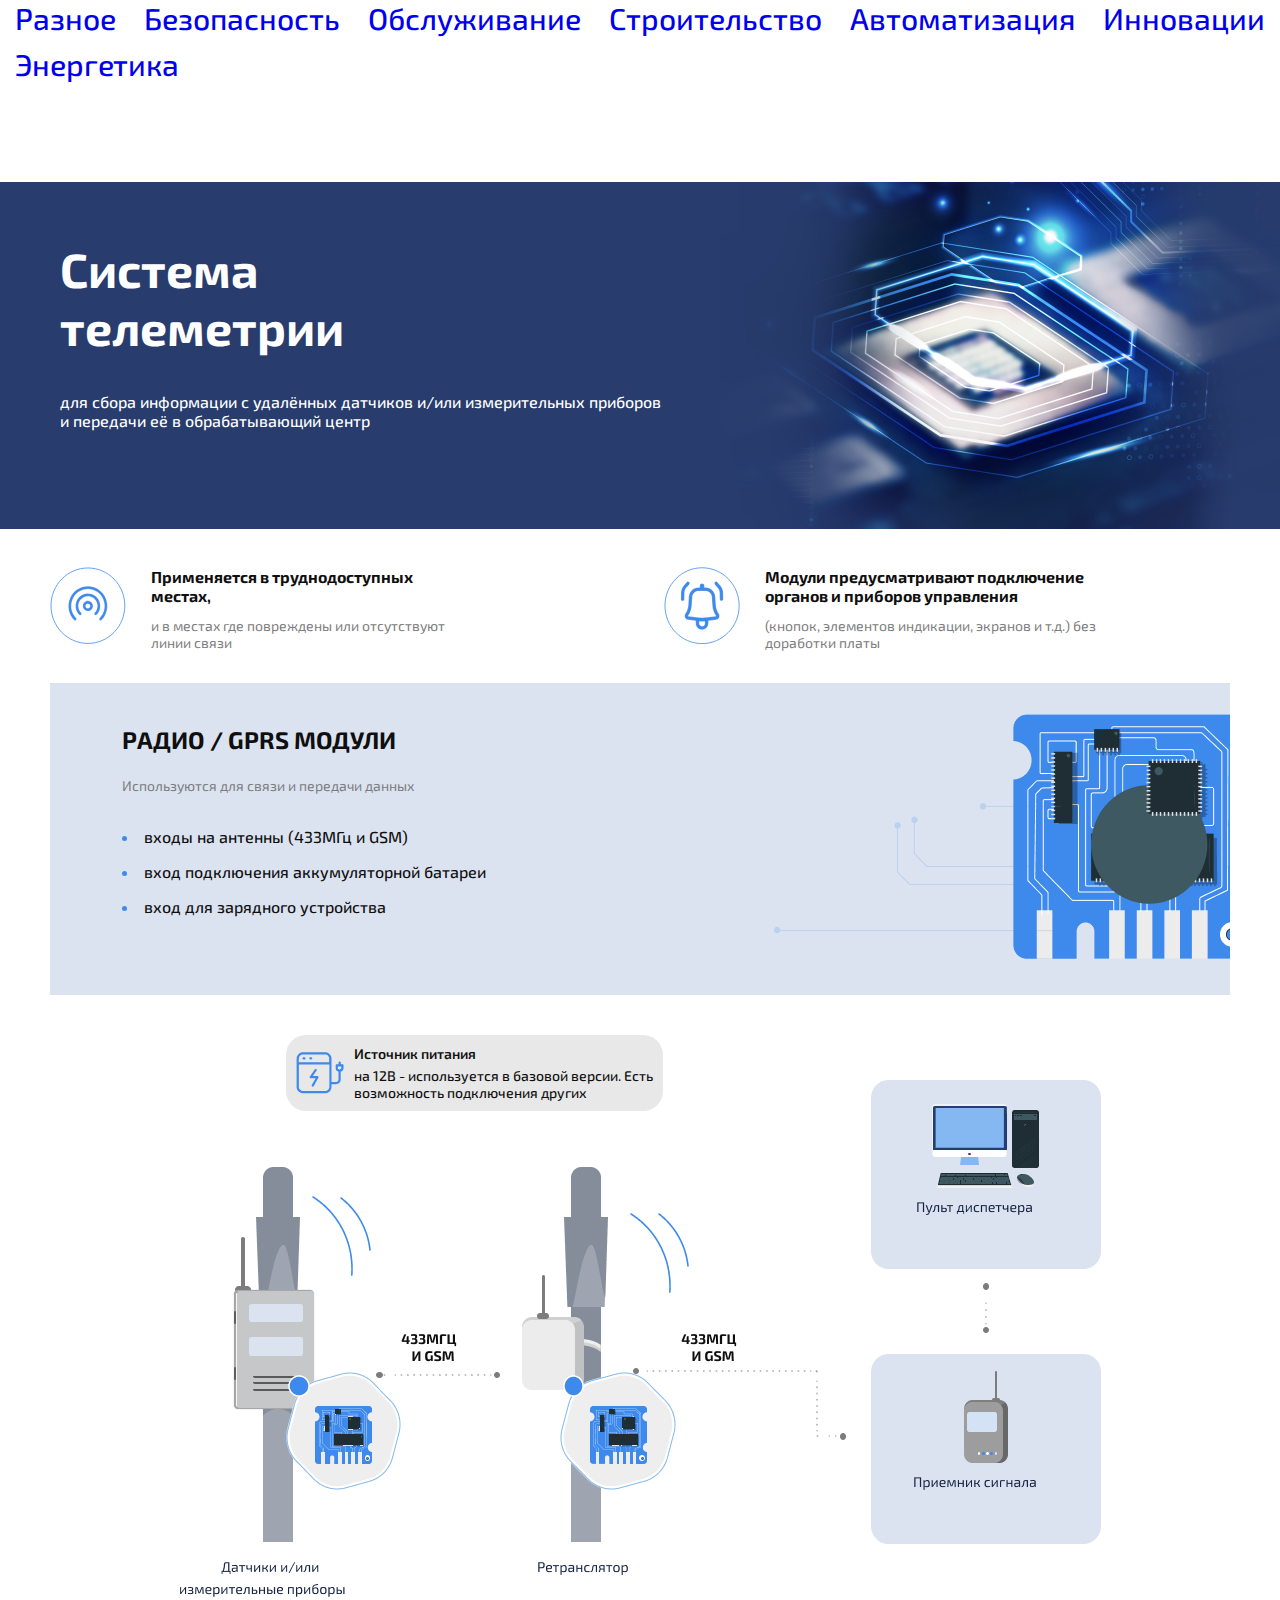
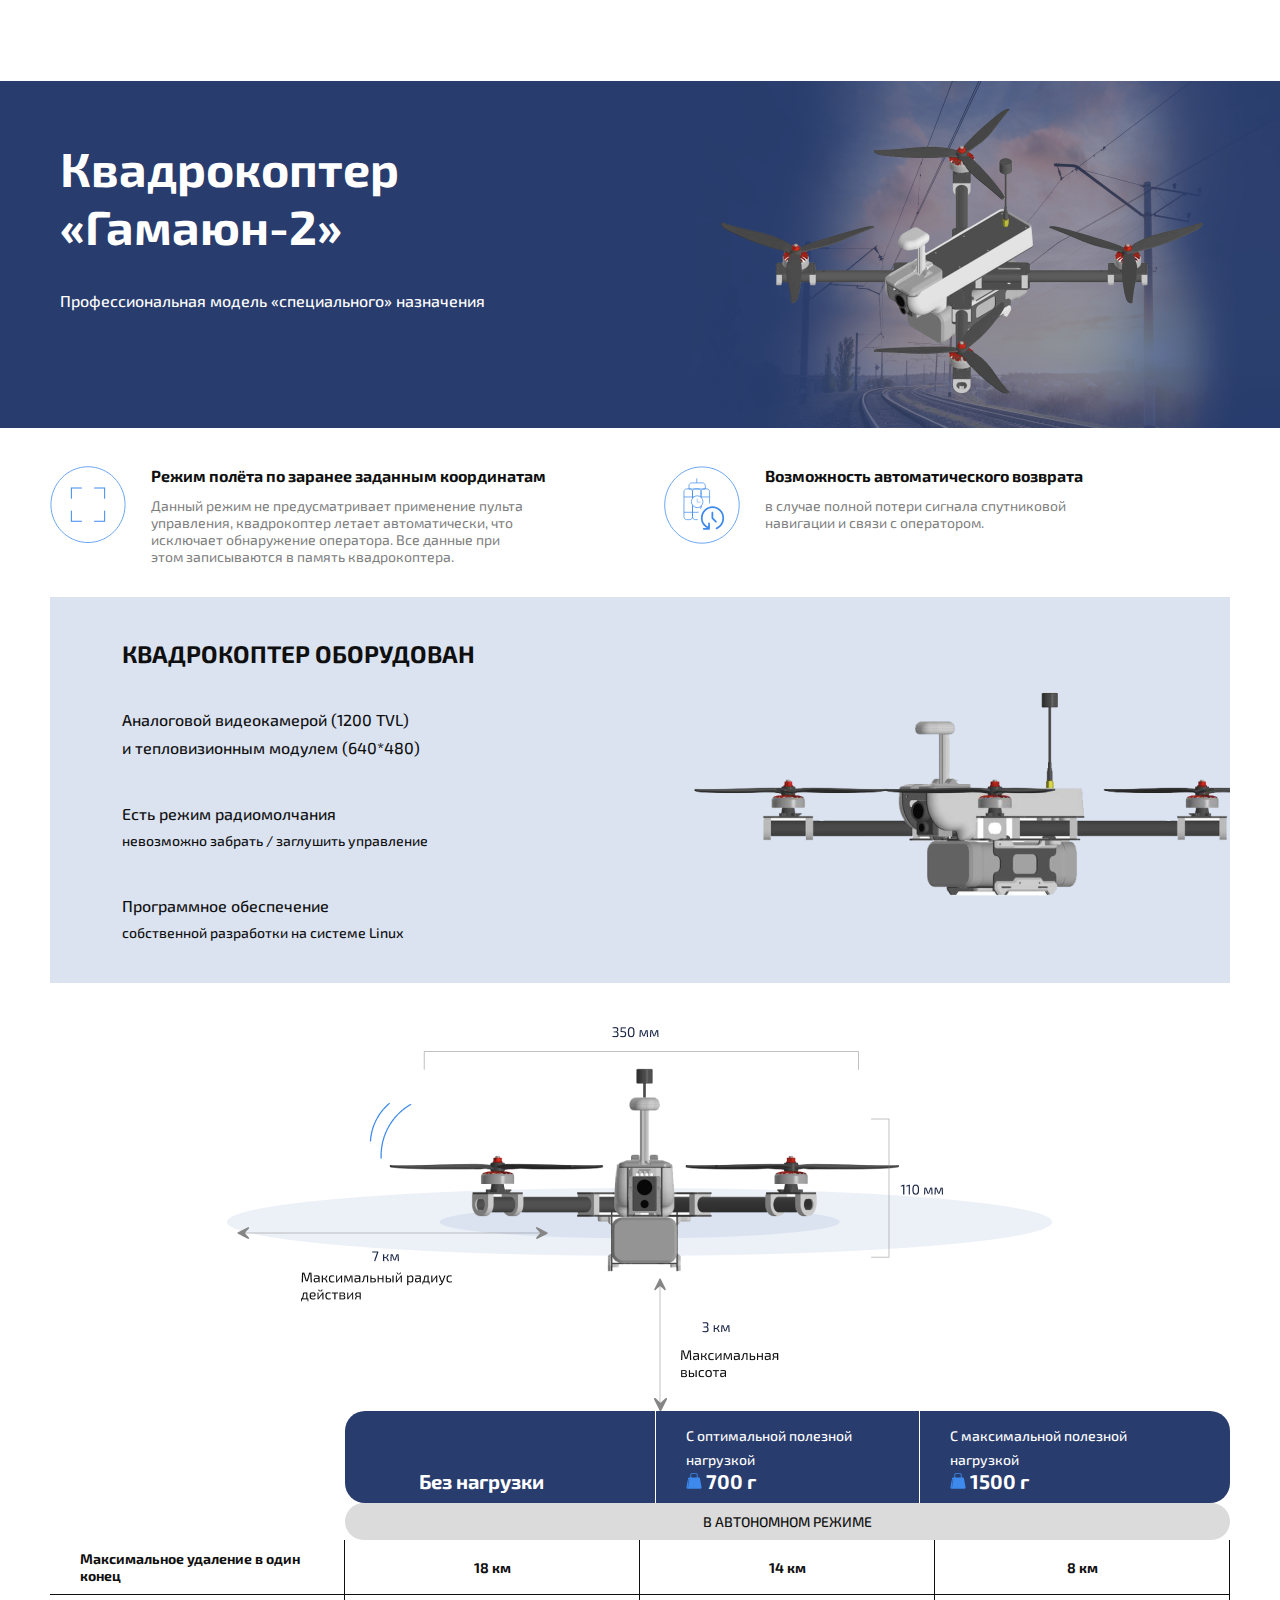
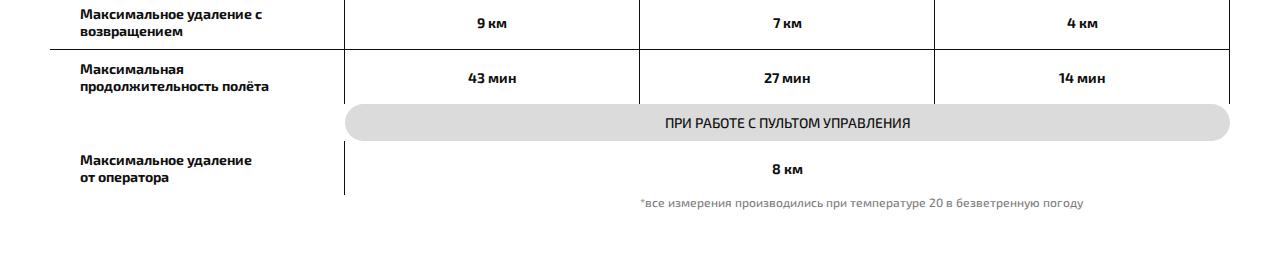
<file: index.html>
<!DOCTYPE html>
<html lang="ru">

<head>
  <meta charset="UTF-8">
  <meta name="viewport" content="width=device-width, initial-scale=1.0">
  <link rel="stylesheet" href="assets/css/style.css">
  <title>Разное</title>
</head>

<body class="asbody">
  <nav>
    <ul class="aslist">
      <li>
        <a href="./index.html" style="font-size: 30px;">Разное</a>
      </li>
      <li><a href="./security.html" style="font-size: 30px;">Безопасность</a></li>
      <li><a href="./service.html" style="font-size: 30px;">Обслуживание</a></li>
      <li><a href="./company.html" style="font-size: 30px;">Строительство</a></li>
      <li><a href="./automation.html" style="font-size: 30px;">Автоматизация</a></li>
      <li><a href="./innovation.html" style="font-size: 30px;">Инновации</a></li>
      <li><a href="./energy.html" style="font-size: 30px;">Энергетика</a></li>
    </ul>
  </nav>
  <div class="aswrapper">
    <main class="asmain">
      <section class="assystem">
        <div class="asbackground-dark">
          <div class="ascontainer-preview ascontainer-section asbackground-chip1"
            style="background-image: url('./assets/images/sundry-page/background/primary-bg-chip.png');">
            <div class="aspreview-left">
              <h2 class="astitle">Система <br> телеметрии</h2>
              <p class="asdescription astelemetry-desc">для сбора информации с удалённых датчиков и/или измерительных
                приборов <br> и
                передачи её в обрабатывающий центр</p>
            </div>
          </div>
        </div>
        <div class="ascontainer-advantages ascontainer2">
          <ul class="asadvantages-list">
            <li class="asadvantages-item">
              <img class="asadvantages-icon1" src="./assets/images/sundry-page/icons/icon-wave.svg"
                alt="иконка радио волн">
              <div class="asitem-container">
                <p class="asadvantages-title">Применяется в труднодоступных <br> местах,</p>
                <p class="asadvantages-subtitle">и в местах где повреждены или отсутствуют <br> линии связи</p>
              </div>
            </li>
            <li class="asadvantages-item">
              <img class="asadvantages-icon1" src="./assets/images/sundry-page/icons/icon-bell.svg"
                alt="иконка колокольчика">
              <div class="asitem-container">
                <p class="asadvantages-title">Модули предусматривают подключение <br> органов и приборов управления </p>
                <p class="asadvantages-subtitle">(кнопок, элементов индикации, экранов и т.д.) без <br> доработки платы
                </p>
              </div>
            </li>
          </ul>
        </div>
        <div class="ascontainer-composition ascontainer2 asbackground-chip2"
          style="background-image: url('./assets/images/sundry-page/background/secondary-bg-chip.png');">
          <div class="ascomposition-left">
            <h3 class="ascomposition-title">Радио / GPRS модули</h3>
            <p class="ascomposition-description">Используются для связи и передачи данных</p>
            <ul class="ascomposition-list">
              <li class="ascomposition-item">входы на антенны (433МГц и GSM)</li>
              <li class="ascomposition-item">вход подключения аккумуляторной батареи</li>
              <li class="ascomposition-item">вход для зарядного устройства</li>
            </ul>
          </div>
        </div>
        <div class="ascontainer-sheme ascontainer2 asrelative">
          <div class="asinfo asbackground-info">
            <img class="asadvantages-icon2" src="./assets/images/sundry-page/icons/icon-power.svg"
              alt="иконка источника питания">
            <div class="asinfo-container">
              <span class="asinfo-title">Источник питания</span>
              <p class="asinfo-subtitle">на 12В - используется в базовой версии. Есть <br> возможность подключения
                других</p>
            </div>
          </div>
          <picture class="asimage-sheme asimage-telemetry">
            <source media="(max-width: 576px)" srcset="./assets/images/sundry-page/img/group-01-min.png">
            <img class="asimage" src="./assets/images/sundry-page/img/group-01.png" alt="Схема системы телеметрии">
          </picture>
        </div>
      </section>
      <section class="asquadro">
        <div class="asbackground-dark">
          <div class="ascontainer-preview ascontainer-section asbackground-quadro1"
            style="background-image: url('./assets/images/sundry-page/background/primary-bg-quadro.png');">
            <div class="aspreview-left">
              <h2 class="astitle">Квадрокоптер <br> «Гамаюн-2»</h2>
              <p class="asdescription asquadro-desc">Профессиональная модель «специального» назначения</p>
            </div>
          </div>
        </div>
        <div class="ascontainer-advantages ascontainer2">
          <ul class="asadvantages-list">
            <li class="asadvantages-item">
              <img class="asadvantages-icon1" src="./assets/images/sundry-page/icons/icon-square.svg"
                alt="иконка квадратов">
              <div class="asitem-container">
                <p class="asadvantages-title">Режим полёта по заранее заданным координатам</p>
                <p class="asadvantages-subtitle">Данный режим не предусматривает применение пульта <br> управления,
                  квадрокоптер летает автоматически, что <br> исключает обнаружение оператора. Все данные при <br> этом
                  записываются в память квадрокоптера.
                </p>
              </div>
            </li>
            <li class="asadvantages-item">
              <img class="asadvantages-icon1" src="./assets/images/sundry-page/icons/icon-time.svg"
                alt="иконка таймера">
              <div class="asitem-container">
                <p class="asadvantages-title">Возможность автоматического возврата</p>
                <p class="asadvantages-subtitle">в случае полной потери сигнала спутниковой <br> навигации и связи с
                  оператором.</p>
              </div>
            </li>
          </ul>
        </div>
        <div class="ascontainer-composition ascontainer2 asbackground-quadro2"
          style="background-image: url('assets/images/sundry-page/background/secondary-bg-quadro.png');">
          <div class="ascomposition-left asquadro-width">
            <h3 class="ascomposition-title">Квадрокоптер оборудован</h3>
            <div class="ascomposition-wrapper">
              <div class="ascomposition-block">
                <p class="astext-16">Аналоговой видеокамерой (1200 TVL)</p>
                <p class="astext-16">и тепловизионным модулем (640*480)</p>
              </div>
              <div class="ascomposition-block">
                <p class="astext-16">Есть режим радиомолчания</p>
                <p class="astext-14">невозможно забрать / заглушить управление</p>
              </div>
              <div class="ascomposition-block">
                <p class="astext-16">Программное обеспечение</p>
                <p class="astext-14">собственной разработки на системе Linux</p>
              </div>
            </div>
          </div>
        </div>
        <!-- <div class="ascontainer-advantages ascontainer2">
          <ul class="asadvantages-list asnowrap">
            <li class="asadvantages-item">
              <img class="asadvantages-icon2" src="./assets/images/sundry-page/icons/icon-speed.svg"
                alt="иконка скорости">
              <div class="asitem-container">
                <p class="asadvantages-title">до 108 км/ч</p>
                <p class="asadvantages-subtitle astext-black">(30 м/с) Максимальная скорость полета</p>
              </div>
            </li>
            <li class="asadvantages-item">
              <img class="asadvantages-icon2" src="./assets/images/sundry-page/icons/icon-weight.svg" alt="иконка веса">
              <div class="asitem-container">
                <p class="asadvantages-title">4 500 г</p>
                <p class="asadvantages-subtitle astext-black">Взлётная масса 1500 г свой вес + 3000 г максимальный вес
                  груза</p>
              </div>
            </li>
            <li class="asadvantages-item">
              <img class="asadvantages-icon2" src="./assets/images/sundry-page/icons/icon-clock.svg" alt="иконка часов">
              <div class="asitem-container">
                <p class="asadvantages-title">35 мин.</p>
                <p class="asadvantages-subtitle astext-black">Максимальная продолжительность полёта</p>
              </div>
            </li>
          </ul>
        </div> -->
        <div class="ascontainer-sheme ascontainer2">
          <picture class="asimage-sheme">
            <source media="(max-width: 425px)" srcset="./assets/images/sundry-page/img/group-02-min.png">
            <img class="asimage" src="./assets/images/sundry-page/img/group-02.png" alt="Схема квадрокоптера">
          </picture>
        </div>
        <div class="astable">
          <div class="astable-block1">
            <div class="asrow-1">Без нагрузки</div>
            <div class="asrow-1"><span>С оптимальной полезной нагрузкой</span>
              <p><img class="asrow-icon" src="./assets/images/sundry-page/icons/icon-weight.svg" alt="icon-weight" />
                700 г</p>
            </div>
            <div class="asrow-1"><span>С максимальной полезной нагрузкой</span>
              <p><img class="asrow-icon" src="./assets/images/sundry-page/icons/icon-weight.svg" alt="icon-weight" />
                1500 г</p>
            </div>
          </div>
          <div class="astable-block2">
            <p class="asrow-2">В автономном режиме</p>
          </div>
          <div class="astable-block3">
            <p class="asrow-3">Максимальное удаление в один конец</p>
            <p class="asrow-3">18 км</p>
            <p class="asrow-3">14 км</p>
            <p class="asrow-3">8 км</p>
          </div>
          <div class="astable-block4">
            <p class="asrow-4">Максимальное удаление с возвращением</p>
            <p class="asrow-4">9 км</p>
            <p class="asrow-4">7 км</p>
            <p class="asrow-4">4 км</p>
          </div>
          <div class="astable-block5">
            <p class="asrow-5">Максимальная продолжительность полёта</p>
            <p class="asrow-5">43 мин</p>
            <p class="asrow-5">27 мин</p>
            <p class="asrow-5">14 мин</p>
          </div>
          <div class="astable-block6">
            <p class="asrow-6">При работе с пультом управления</p>
          </div>
          <div class="astable-block7">
            <p class="asrow-7">Максимальное удаление <br> от оператора</p>
            <p class="asrow-8">8 км</p>
          </div>
          <p class="astable-block8 astext-12 astext-gray">*все измерения производились при температуре 20 в безветренную
            погоду</p>
        </div>
      </section>
    </main>
  </div>
</body>

</html>
</file>
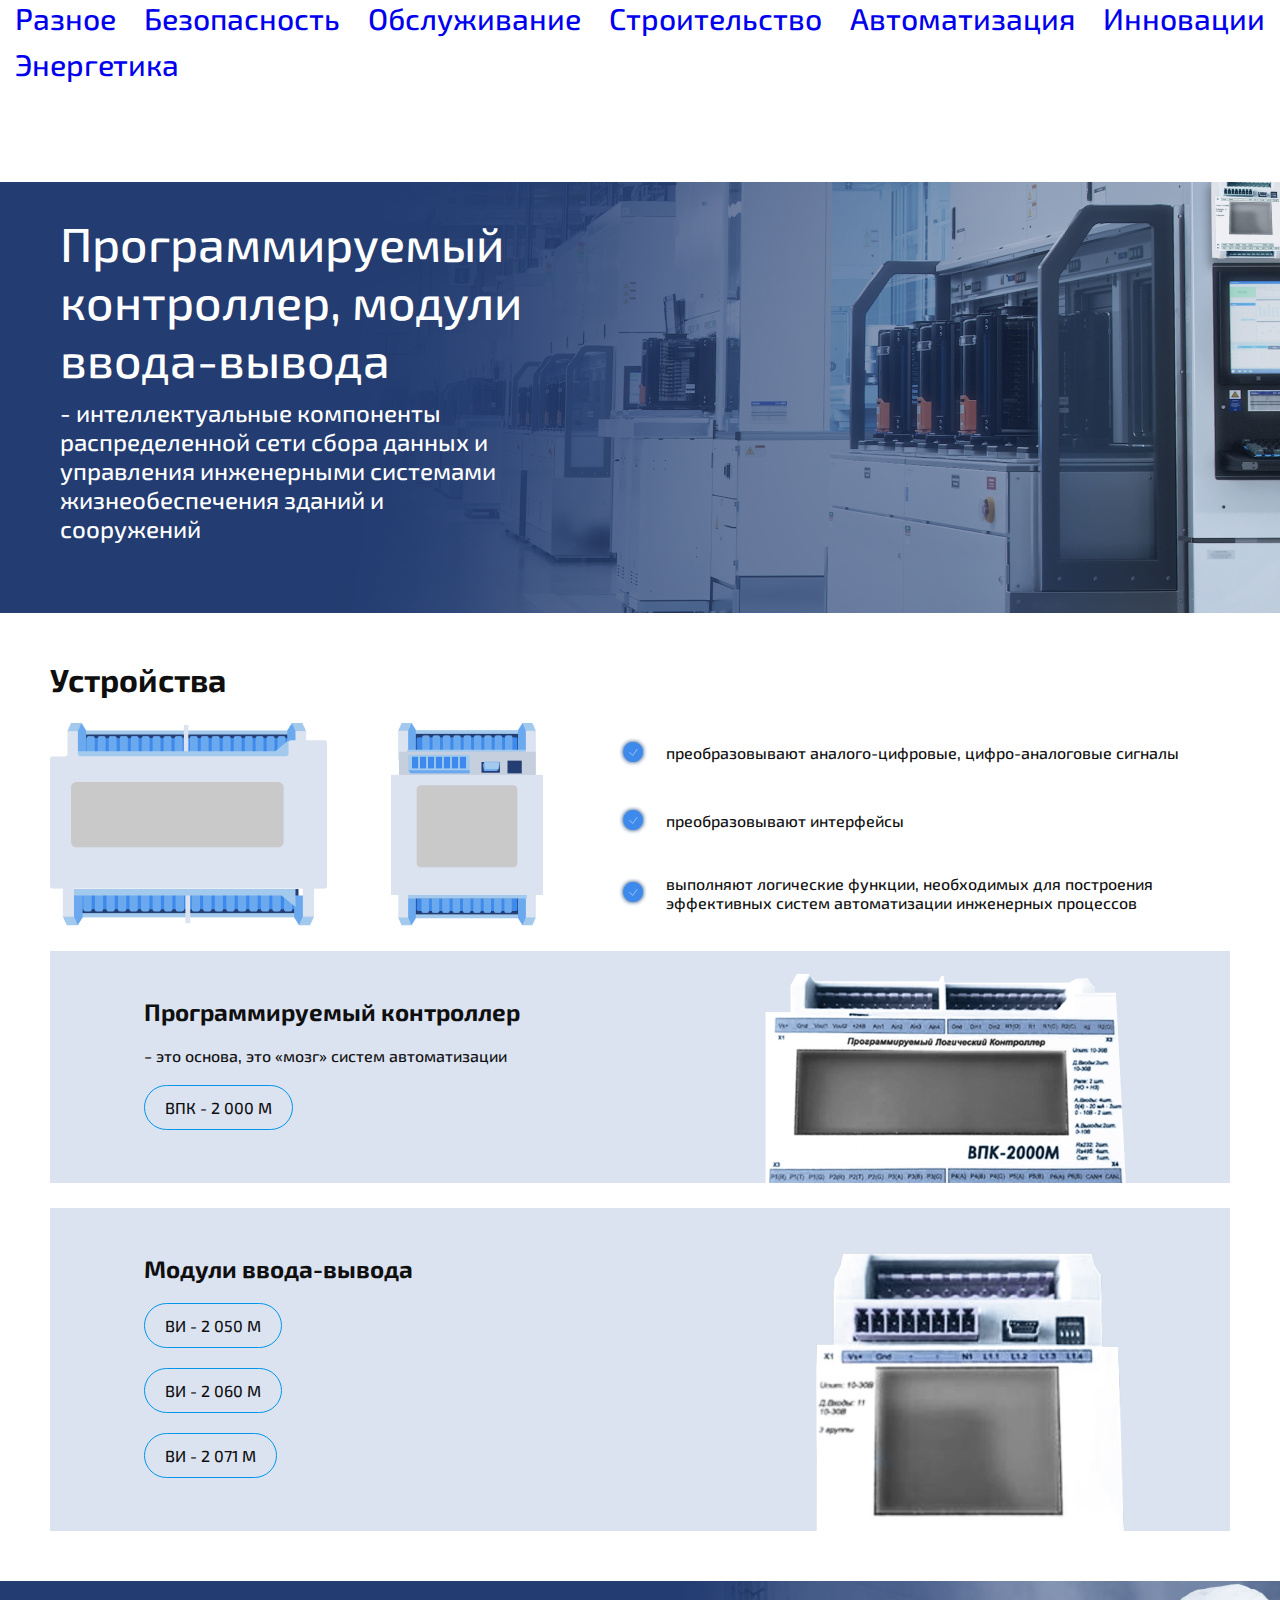
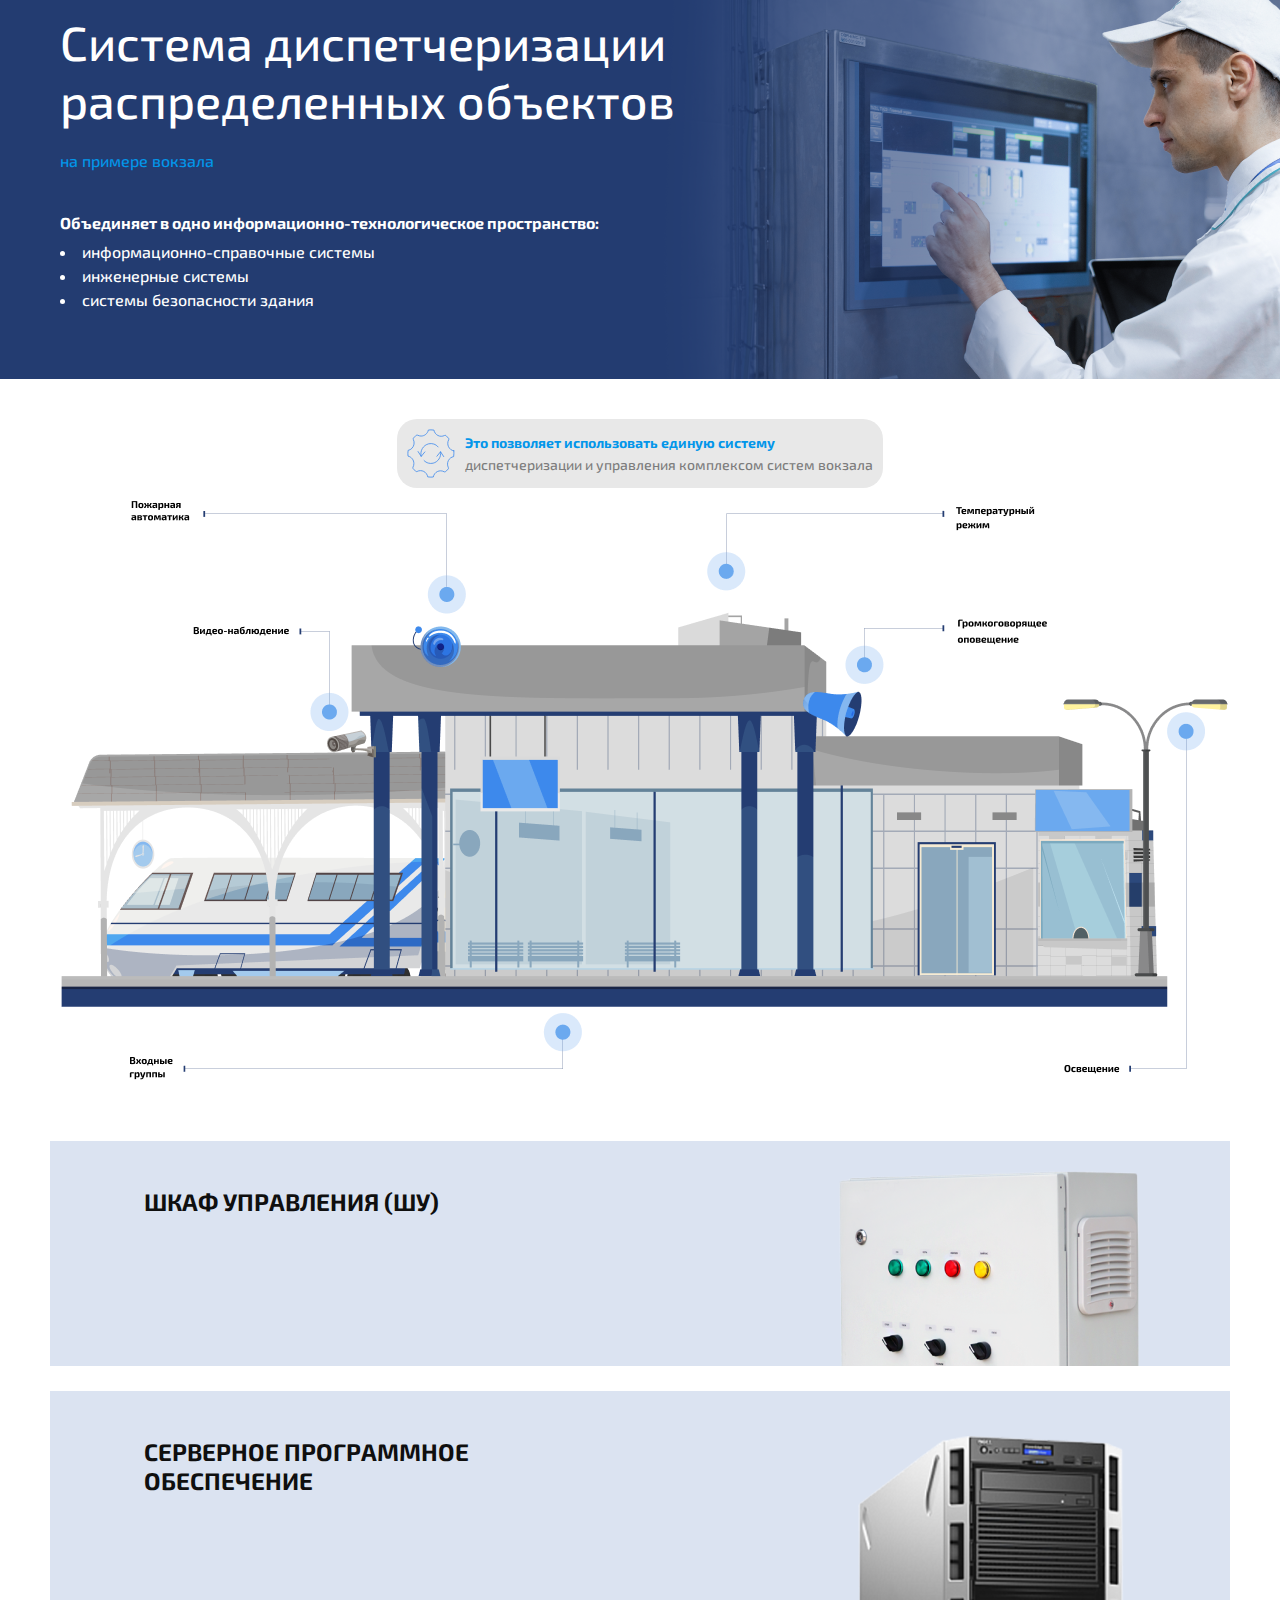
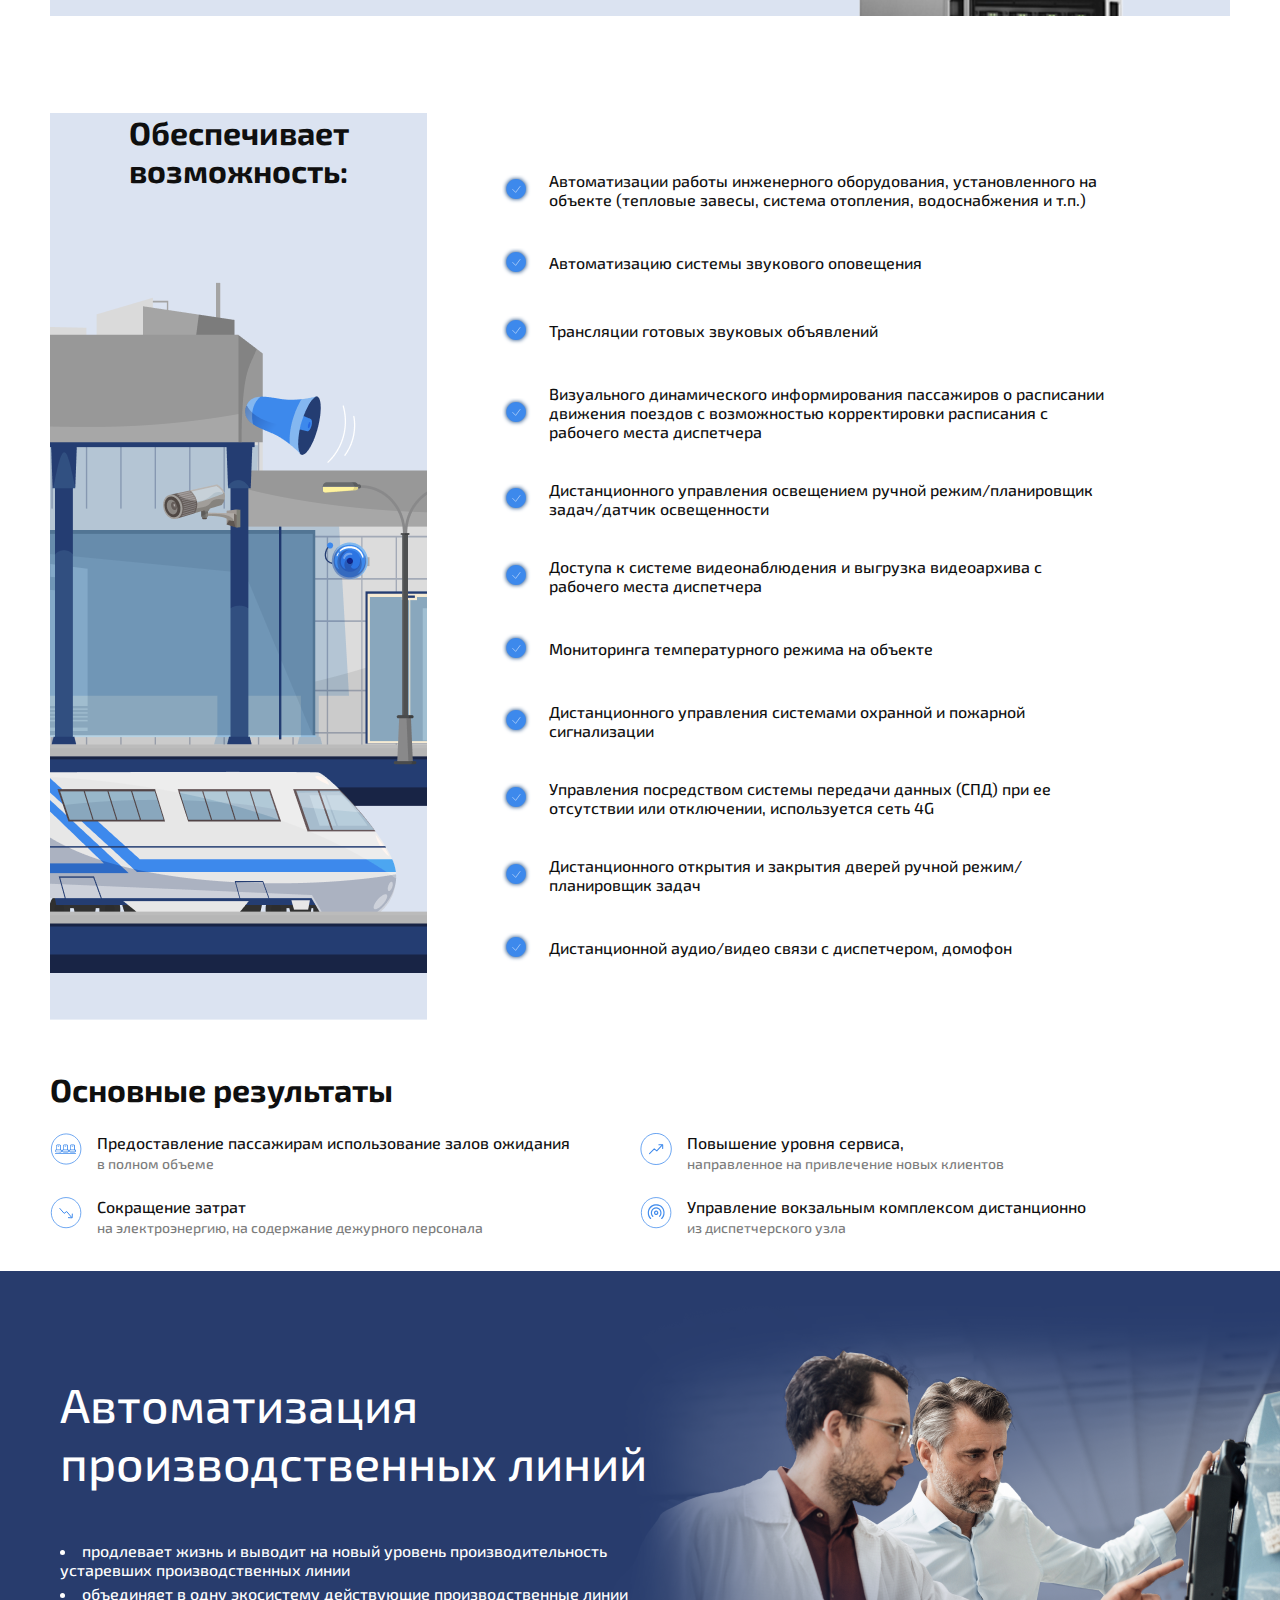
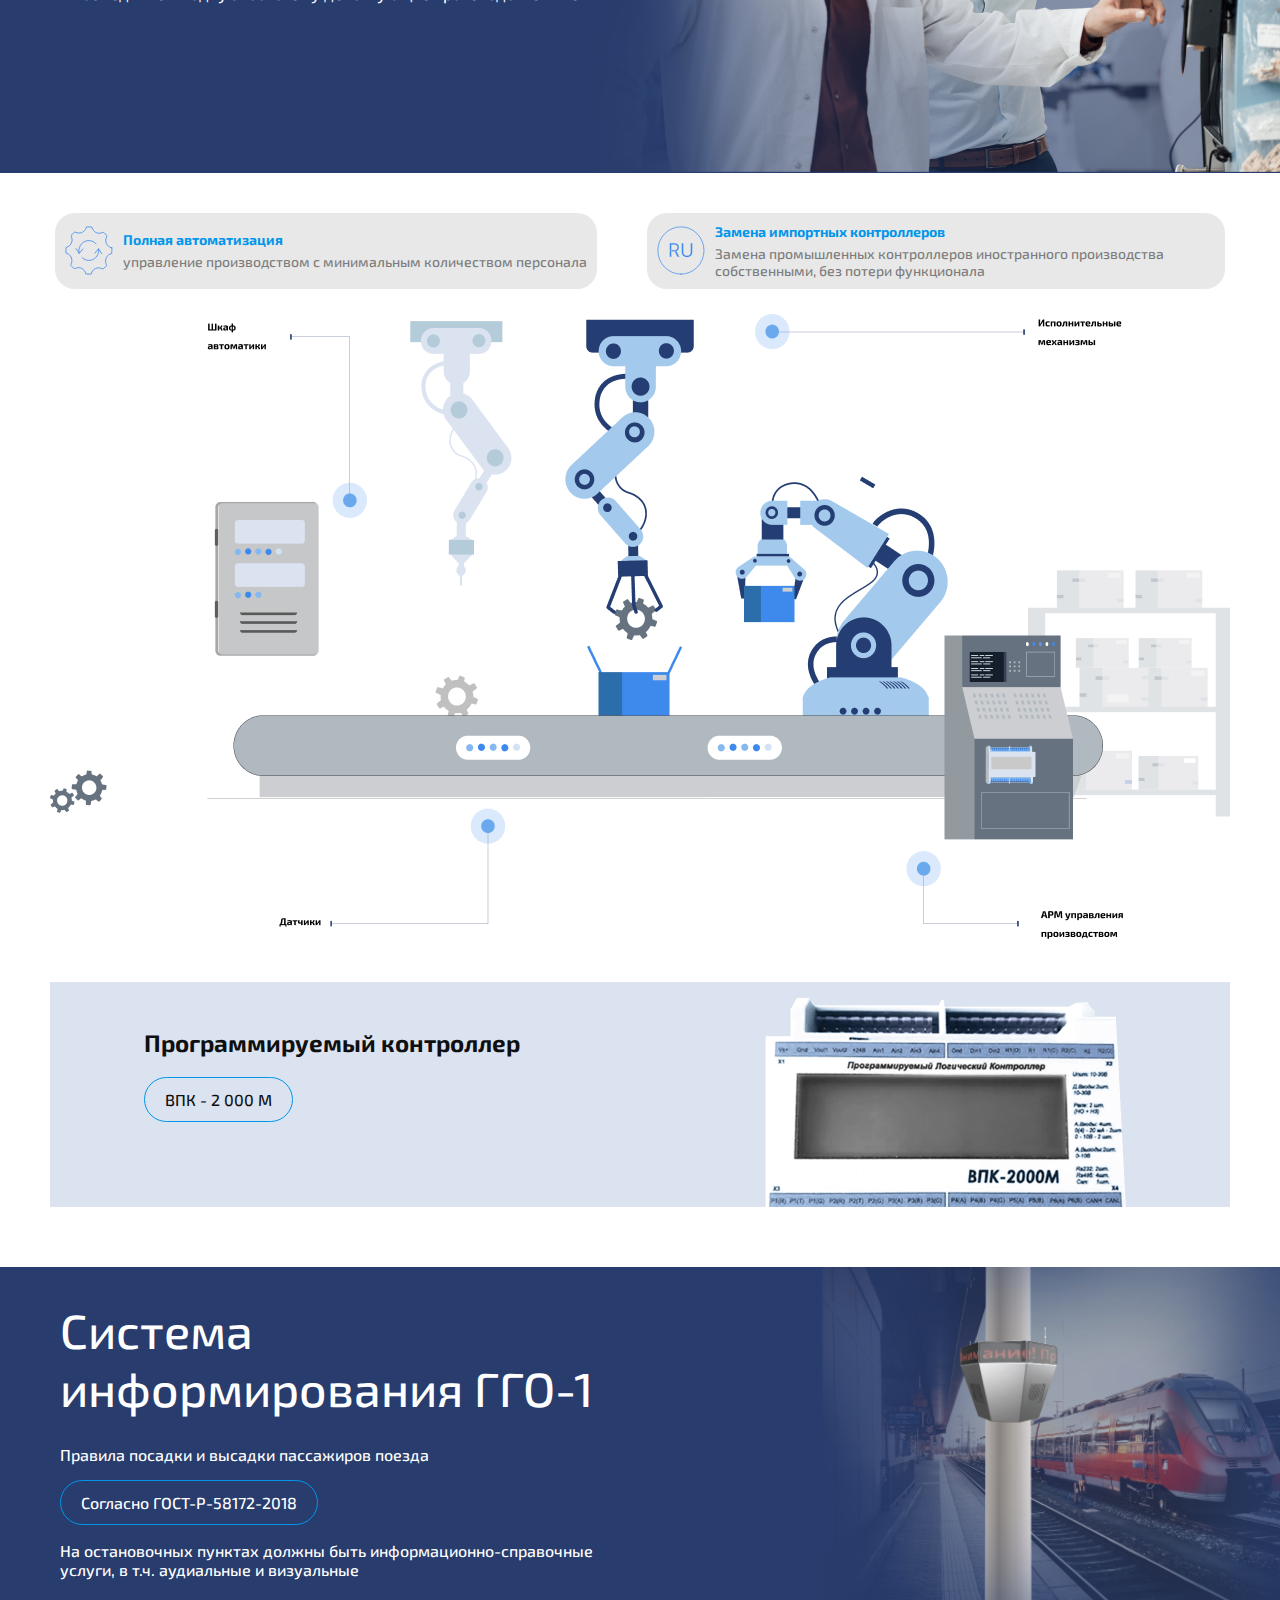
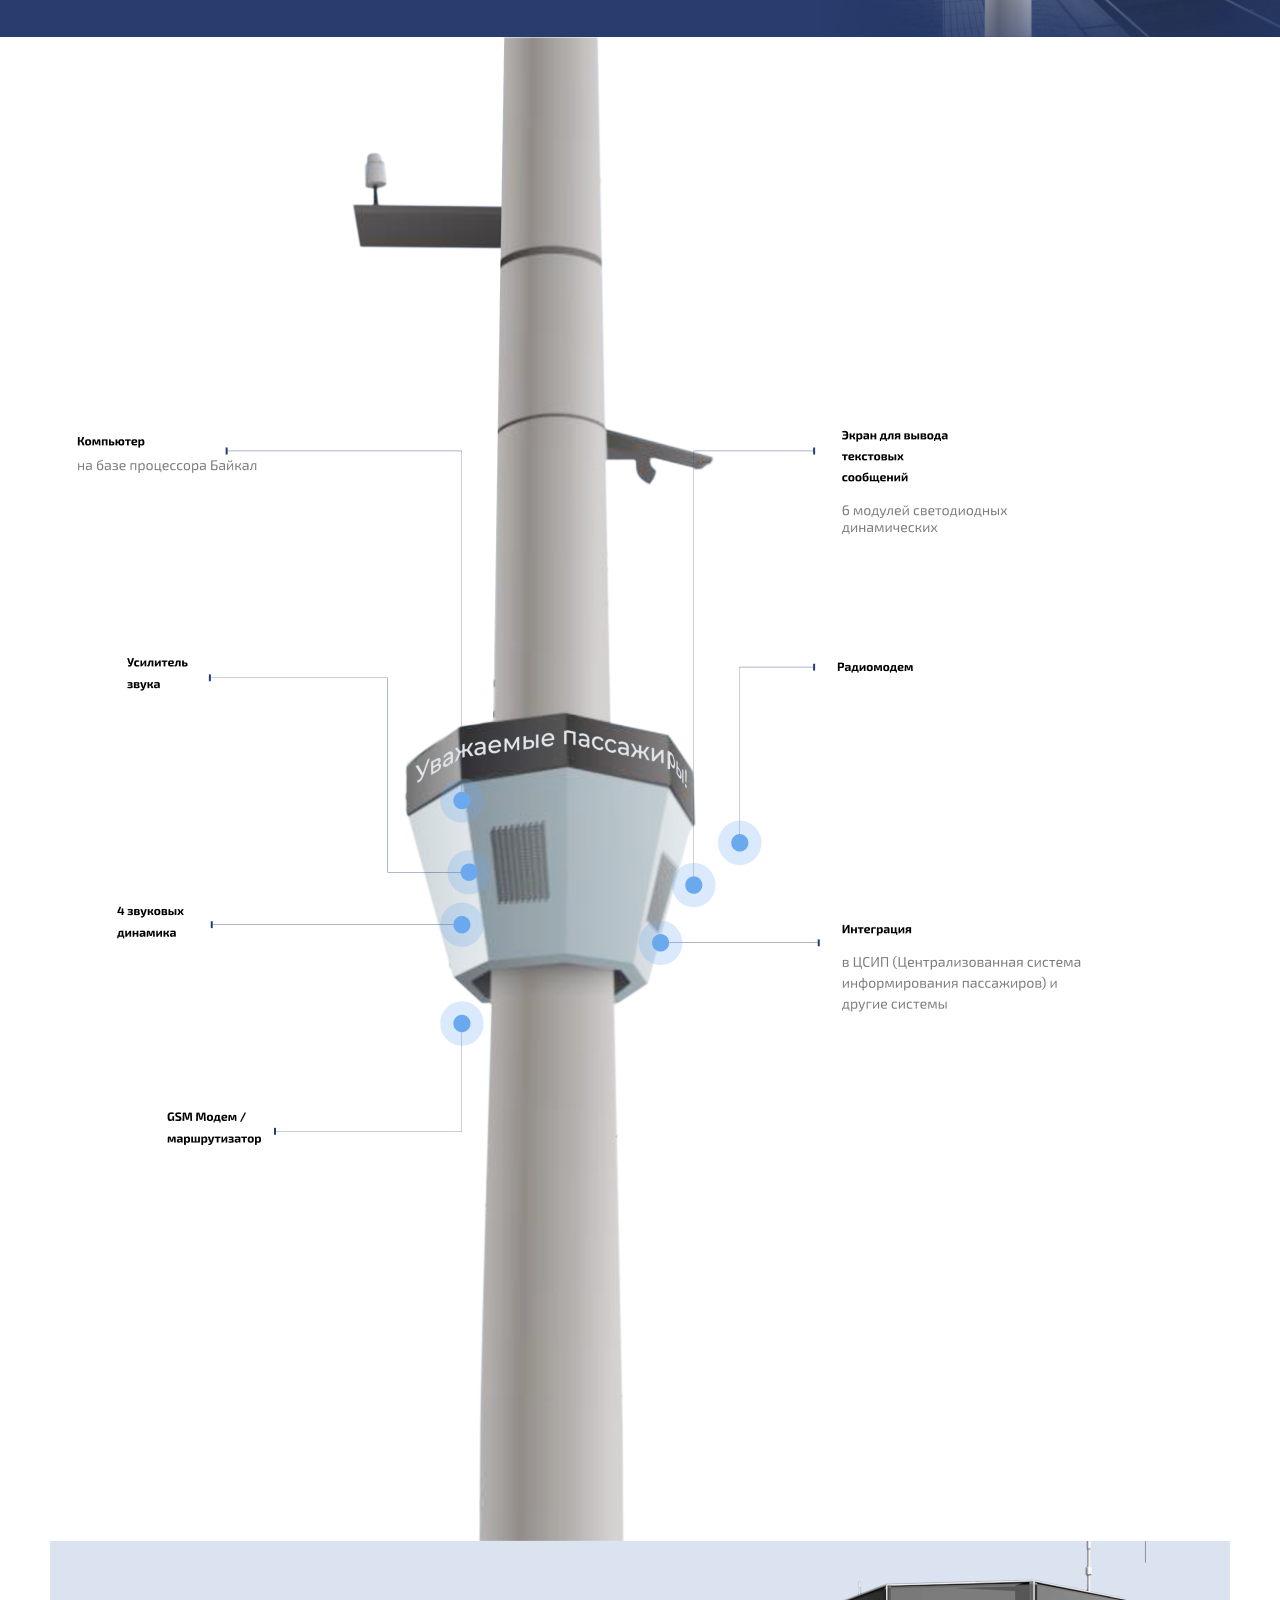
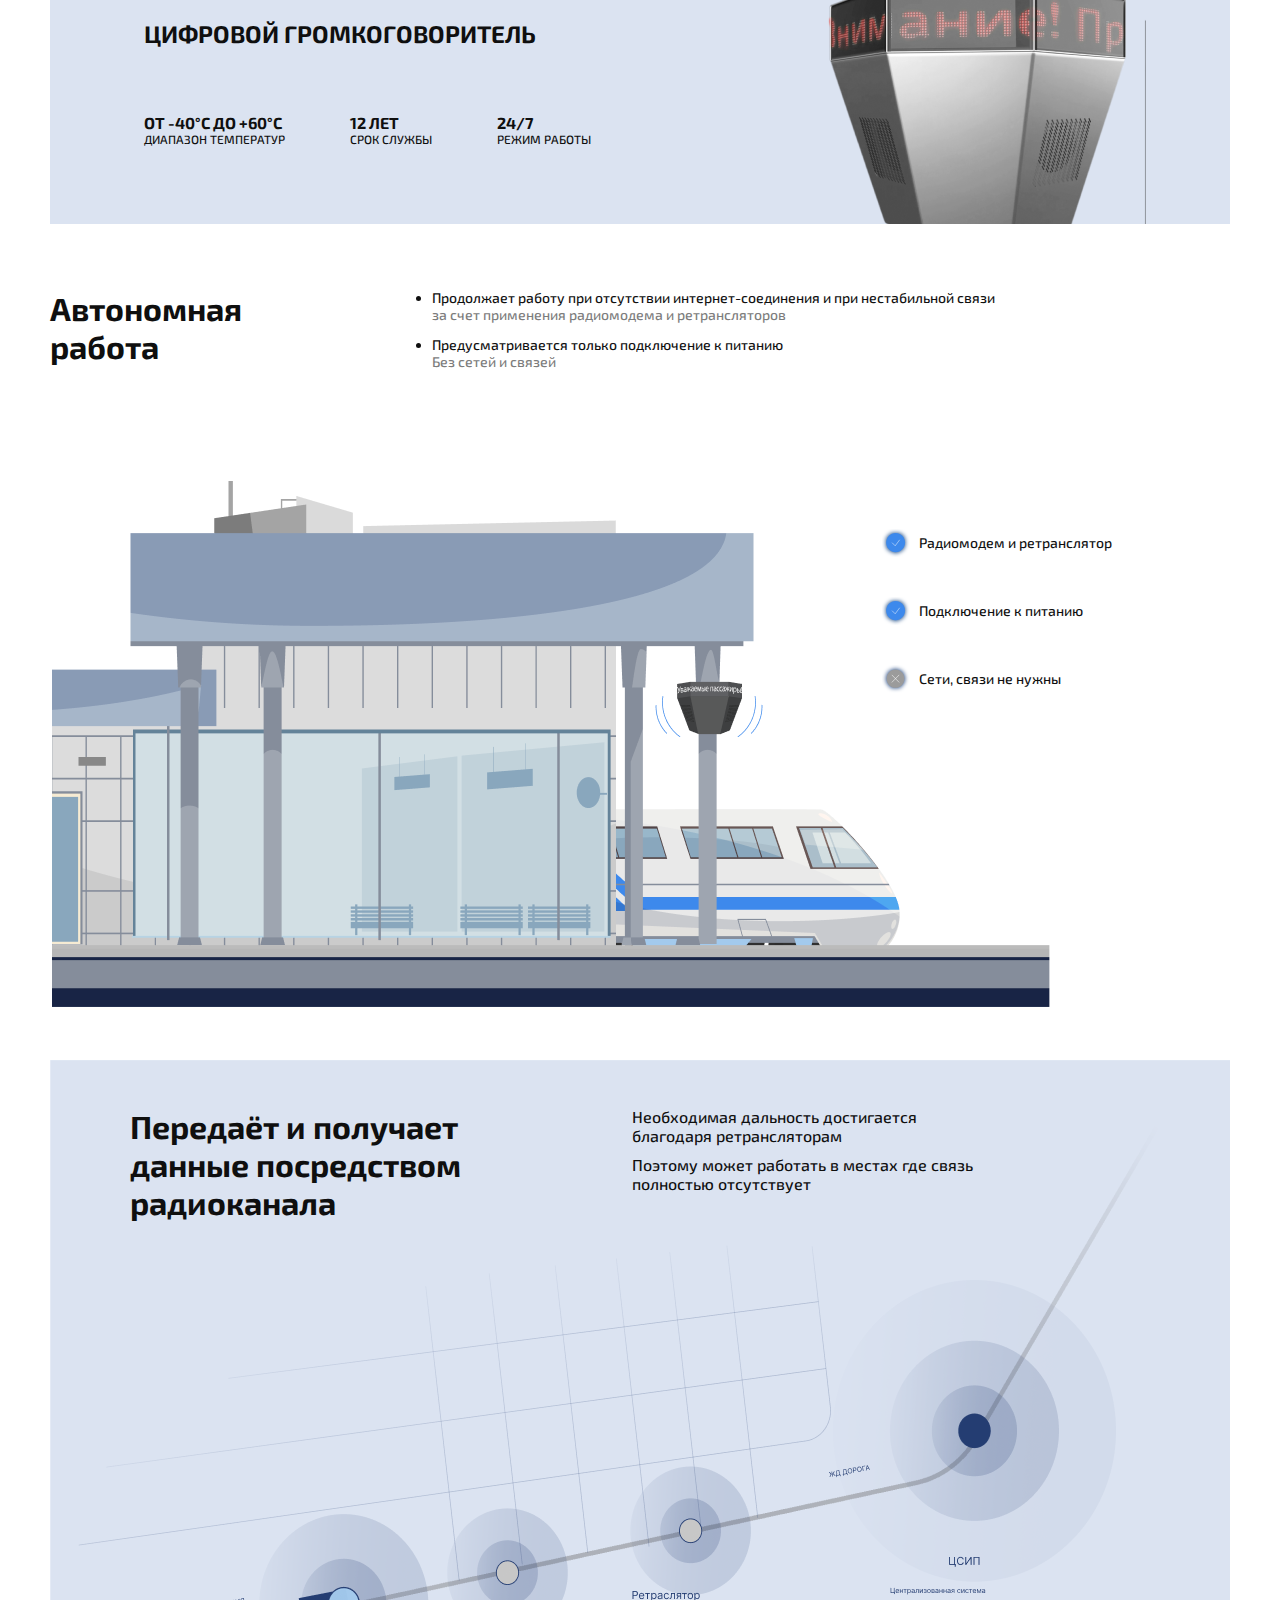
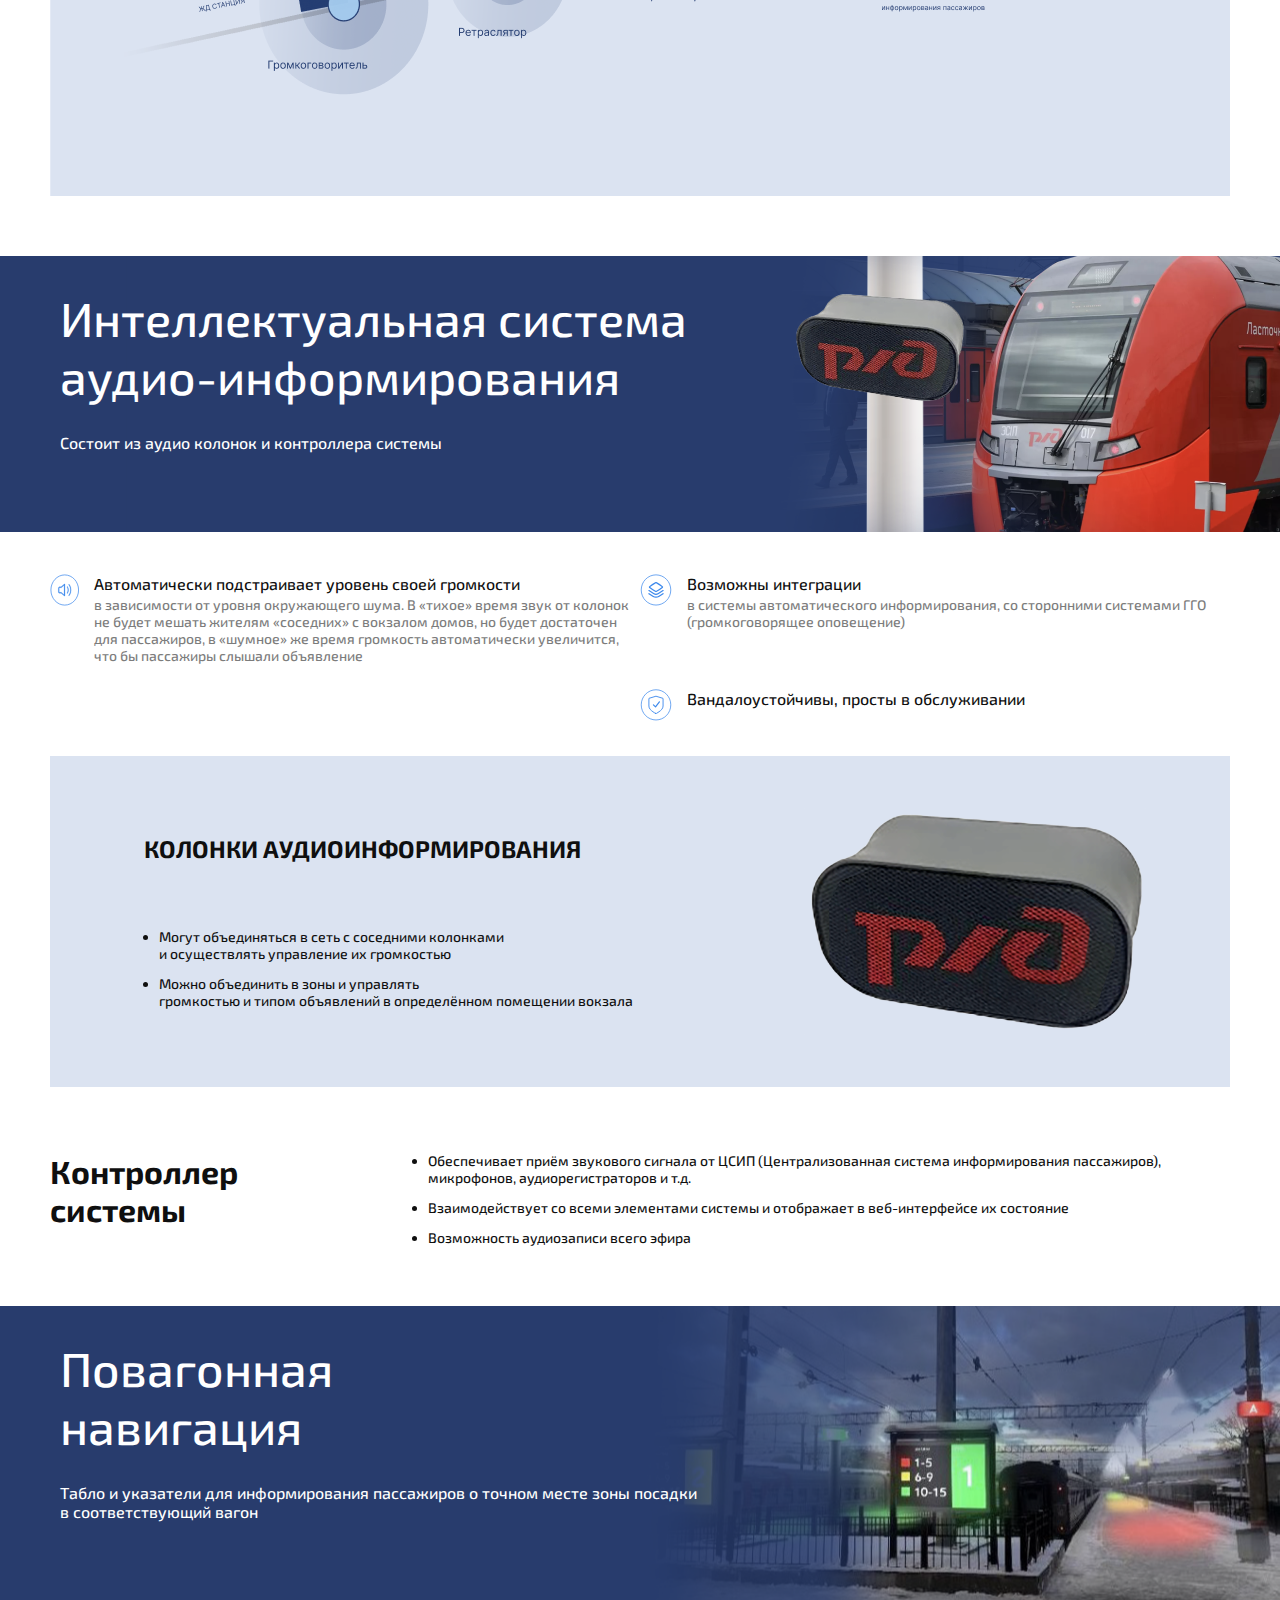
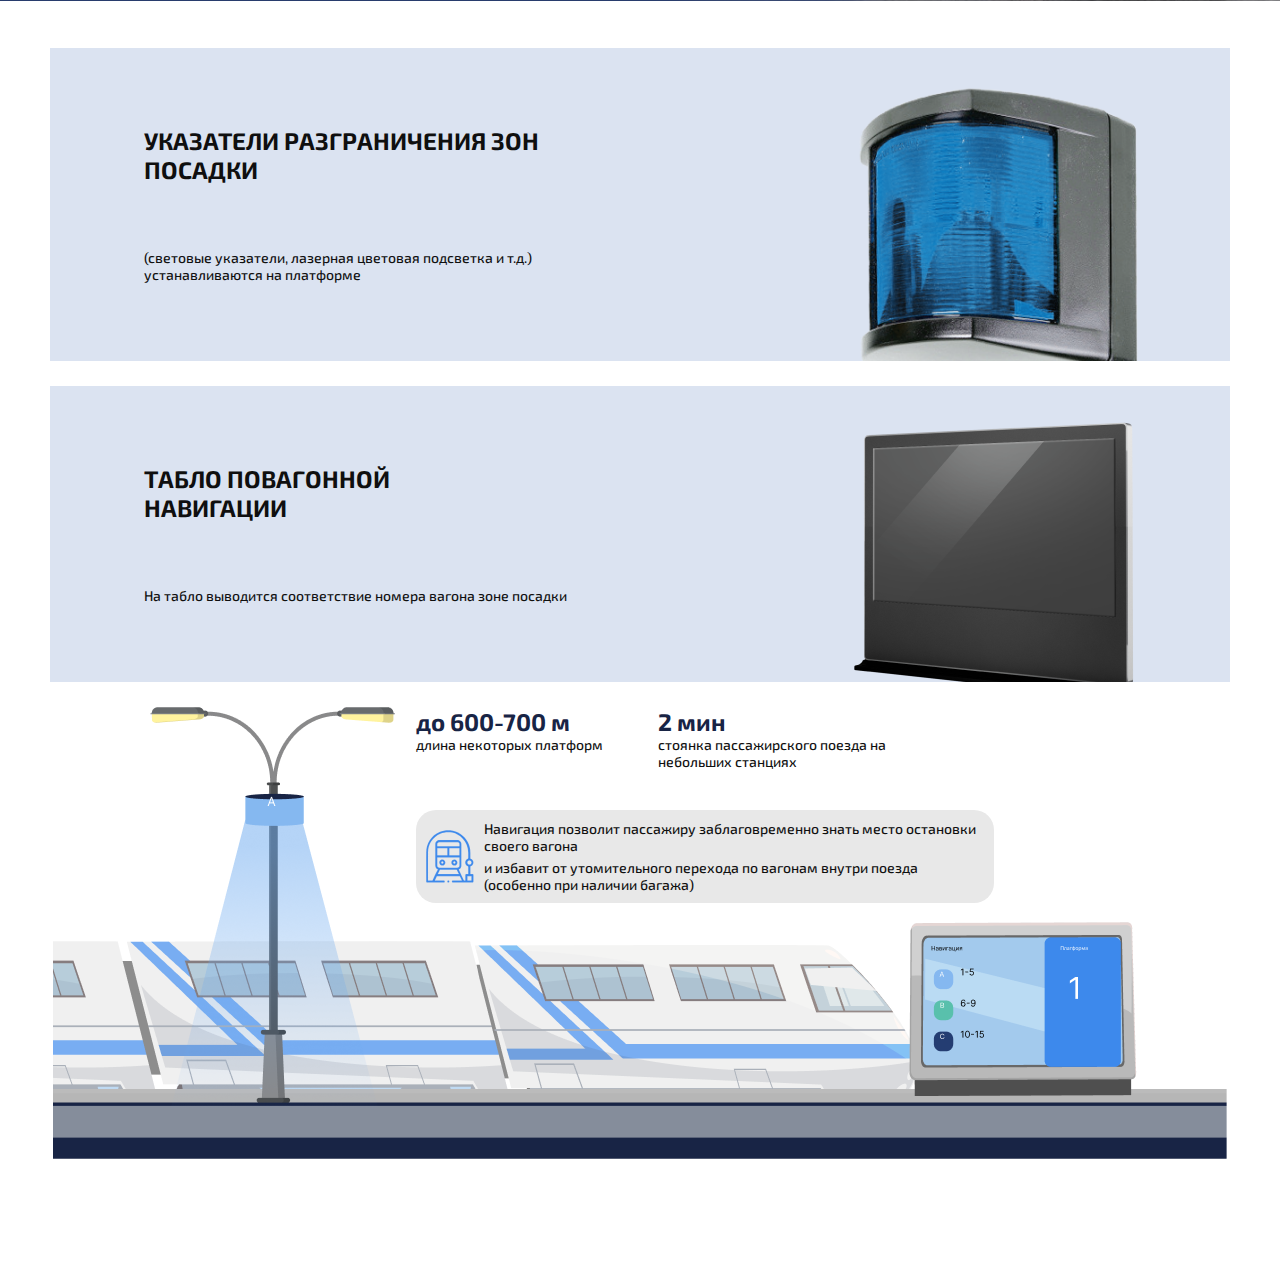
<file: automation.html>
<!DOCTYPE html>
<html lang="ru">

<head>
  <meta charset="UTF-8">
  <meta name="viewport" content="width=device-width, initial-scale=1.0">
  <link rel="stylesheet" href="assets/css/style.css">
  <title>Автоматизация</title>
</head>

<body class="asbody">
  <nav>
    <ul class="aslist">
      <li>
        <a href="./index.html" style="font-size: 30px;">Разное</a>
      </li>
      <li><a href="./security.html" style="font-size: 30px;">Безопасность</a></li>
      <li><a href="./service.html" style="font-size: 30px;">Обслуживание</a></li>
      <li><a href="./company.html" style="font-size: 30px;">Строительство</a></li>
      <li><a href="./automation.html" style="font-size: 30px;">Автоматизация</a></li>
      <li><a href="./innovation.html" style="font-size: 30px;">Инновации</a></li>
      <li><a href="./energy.html" style="font-size: 30px;">Энергетика</a></li>
    </ul>
  </nav>
  <div class="aswrapper">
    <main class="asmain">
      <section class="asautomation">
        <div class="asbackground-dark">
          <div class="ascontainer-section asautomation-preview asbackground-asautomation1"
            style="background-image: url('./assets/images/automation-page/background/primary-bg-machine.png')">
            <div class="asautomation-block">
              <h2 class="asautomation-title">Программируемый контроллер, модули ввода-вывода</h2>
              <p class="asutomation-subtitle">- интеллектуальные компоненты распределенной сети сбора данных и
                управления инженерными системами жизнеобеспечения зданий и сооружений</p>
            </div>
          </div>
        </div>
      </section>
      <section class="asautomation-block1 ascontainer2">
        <h2 class="asblock8-title">Устройства</h2>
        <div class="asblock8-wrapper">
          <div class="asblock8-column1">
            <img class="asblock8-img" src="./assets/images/automation-page/img/img-machine1.png" alt="Модуль">
            <img class="asblock8-img" src="./assets/images/automation-page/img/img-machine2.png"
              alt="Контроллер ВПК 2000 М">
          </div>
          <div class="asblock8-column2">
            <div class="asblock8-item">
              <img class="asblock8-icon" src="./assets/images/automation-page/icons/icon-check2.svg" alt="иконка галочки">
              <div class="asblock8-wrapper2">
                <p class="asblock8-text">преобразовывают аналого-цифровые, цифро-аналоговые сигналы
                </p>
              </div>
            </div>
            <div class="asblock8-item">
              <img class="asblock8-icon" src="./assets/images/automation-page/icons/icon-check2.svg" alt="иконка галочки">
              <div class="asblock8-wrapper2">
                <p class="asblock8-text">преобразовывают интерфейсы</p>
              </div>
            </div>
            <div class="asblock8-item">
              <img class="asblock8-icon" src="./assets/images/automation-page/icons/icon-check2.svg" alt="иконка галочки">
              <div class="asblock8-wrapper2">
                <p class="asblock8-text">выполняют логические функции, необходимых для построения эффективных систем
                  автоматизации инженерных процессов
                </p>
              </div>
            </div>
          </div>
        </div>
        <div class="asblock9-wrapper asbackground-control"
          style="background-image: url('./assets/images/automation-page/img/img-control.png')">
          <div class="asblock9-background">
            <p class="asblock9-title">Программируемый контроллер</p>
            <p class="asblock8-text">‒ это основа, это «мозг» систем автоматизации</p>
            <div class="asbadge astext-black">ВПК - 2 000 М</div>
          </div>
        </div>
        <div class="asblock9-wrapper asbackground-control"
          style="background-image: url('./assets/images/automation-page/img/img-module.png')">
          <div class="asblock9-background">
            <p class="asblock9-title">Модули ввода-вывода</p>
            <div class="asbadge astext-black">ВИ - 2 050 М</div>
            <div class="asbadge astext-black">ВИ - 2 060 М</div>
            <div class="asbadge astext-black">ВИ - 2 071 М</div>
          </div>
        </div>
      </section>
      <div class="asautomation">
        <div class="asbackground-dark">
          <div class="ascontainer-section asautomation-preview asbackground-enginer"
            style="background-image: url('./assets/images/automation-page/background/primary-bg-enginer.png')">
            <div class="asautomation-block">
              <h2 class="asautomation-title">Система диспетчеризации
                распределенных объектов</h2>
              <p class="asutomation-subtitle2">на примере вокзала</p>
              <p class="astext-16 astext-bold astext-white">Объединяет в одно информационно-технологическое
                пространство:</p>
              <ul class="asutomation-list">
                <li class="asutomation-item">информационно-справочные системы</li>
                <li class="asutomation-item">инженерные системы</li>
                <li class="asutomation-item">системы безопасности здания</li>
              </ul>
            </div>
          </div>
        </div>
        <div class="ascontainer-sheme ascontainer2 asmt-40">
          <div class="asinfo asbackground-info asinitial">
            <img class="asadvantages-icon2" src="./assets/images/automation-page/icons/icon-screw.svg" alt="иконка шестерёнка">
            <div class="asinfo-container">
              <span class="asinfo-title astext-bold astext-blue">Это позволяет использовать единую систему</span>
              <p class="asinfo-subtitle astext-gray">диспетчеризации и управления комплексом систем вокзала</p>
            </div>
          </div>
          <picture class="asimage-sheme">
            <source media="(max-width: 576px)" srcset="./assets/images/automation-page/img/group-01-min.png">
            <img class="asimage" src="./assets/images/automation-page/img/group-01.png" alt="Схема системы">
          </picture>
        </div>
      </div>
      <div class="asautomation-block1 ascontainer2">
        <div class="asblock9-wrapper asbackground-control"
          style="background-image: url('./assets/images/automation-page/img/img-power.png')">
          <div class="asblock9-background">
            <p class="asblock9-title astext-upper">Шкаф управления (ШУ)</p>
          </div>
        </div>
        <div class="asblock9-wrapper asbackground-control"
          style="background-image: url('./assets/images/automation-page/img/img-server.png')">
          <div class="asblock9-background">
            <p class="asblock9-title astext-upper">Серверное программное обеспечение
            </p>
          </div>
        </div>
      </div>
      <section class="asautomation-block1 ascontainer2">
        <div class="asblock8-wrapper">
          <div class="asblock8-column1 asrelative">
            <h2 class="asblock8-title2 asabsolute astext-center">Обеспечивает возможность:</h2>
            <img class="asblock8-img asbackground-hide" src="./assets/images/automation-page/img/img-system2.png"
              alt="Система">
          </div>
          <div class="asblock8-column2">
            <div class="asblock8-item">
              <img class="asblock8-icon" src="./assets/images/automation-page/icons/icon-check2.svg" alt="иконка галочки">
              <div class="asblock8-wrapper2">
                <p class="asblock8-text">Автоматизации работы инженерного оборудования, установленного на объекте
                  (тепловые завесы, система отопления, водоснабжения и т.п.)
                </p>
              </div>
            </div>
            <div class="asblock8-item">
              <img class="asblock8-icon" src="./assets/images/automation-page/icons/icon-check2.svg" alt="иконка галочки">
              <div class="asblock8-wrapper2">
                <p class="asblock8-text">Автоматизацию системы звукового оповещения</p>
              </div>
            </div>
            <div class="asblock8-item">
              <img class="asblock8-icon" src="./assets/images/automation-page/icons/icon-check2.svg" alt="иконка галочки">
              <div class="asblock8-wrapper2">
                <p class="asblock8-text">Трансляции готовых звуковых объявлений
                </p>
              </div>
            </div>
            <div class="asblock8-item">
              <img class="asblock8-icon" src="./assets/images/automation-page/icons/icon-check2.svg" alt="иконка галочки">
              <div class="asblock8-wrapper2">
                <p class="asblock8-text">Визуального динамического информирования пассажиров о расписании движения
                  поездов с возможностью корректировки расписания с рабочего места диспетчера
                </p>
              </div>
            </div>
            <div class="asblock8-item">
              <img class="asblock8-icon" src="./assets/images/automation-page/icons/icon-check2.svg" alt="иконка галочки">
              <div class="asblock8-wrapper2">
                <p class="asblock8-text">Дистанционного управления освещением ручной режим/планировщик задач/датчик
                  освещенности
                </p>
              </div>
            </div>
            <div class="asblock8-item">
              <img class="asblock8-icon" src="./assets/images/automation-page/icons/icon-check2.svg" alt="иконка галочки">
              <div class="asblock8-wrapper2">
                <p class="asblock8-text">Доступа к системе видеонаблюдения и выгрузка видеоархива с рабочего места
                  диспетчера
                </p>
              </div>
            </div>
            <div class="asblock8-item">
              <img class="asblock8-icon" src="./assets/images/automation-page/icons/icon-check2.svg" alt="иконка галочки">
              <div class="asblock8-wrapper2">
                <p class="asblock8-text">Мониторинга температурного режима на объекте
                </p>
              </div>
            </div>
            <div class="asblock8-item">
              <img class="asblock8-icon" src="./assets/images/automation-page/icons/icon-check2.svg" alt="иконка галочки">
              <div class="asblock8-wrapper2">
                <p class="asblock8-text">Дистанционного управления системами охранной и пожарной сигнализации
                </p>
              </div>
            </div>
            <div class="asblock8-item">
              <img class="asblock8-icon" src="./assets/images/automation-page/icons/icon-check2.svg" alt="иконка галочки">
              <div class="asblock8-wrapper2">
                <p class="asblock8-text">Управления посредством системы передачи данных (СПД) при ее отсутствии или
                  отключении, используется сеть 4G
                </p>
              </div>
            </div>
            <div class="asblock8-item">
              <img class="asblock8-icon" src="./assets/images/automation-page/icons/icon-check2.svg" alt="иконка галочки">
              <div class="asblock8-wrapper2">
                <p class="asblock8-text">Дистанционного открытия и закрытия дверей ручной режим/планировщик задач
                </p>
              </div>
            </div>
            <div class="asblock8-item">
              <img class="asblock8-icon" src="./assets/images/automation-page/icons/icon-check2.svg" alt="иконка галочки">
              <div class="asblock8-wrapper2">
                <p class="asblock8-text">Дистанционной аудио/видео связи с диспетчером, домофон
                </p>
              </div>
            </div>
          </div>
        </div>
      </section>
      <section class="asautomation-block2 ascontainer2 asmb-40">
        <h2 class="asblock-title">Основные результаты</h2>
        <div class="asblock10-list">
          <div class="asblock10-item">
            <img class="asblock10-icon" src="./assets/images/automation-page/icons/icon-seat.svg" alt="иконка кресло">
            <div class="asblock10-wrapper">
              <p class="astext-16">Предоставление пассажирам использование залов ожидания</p>
              <p class="astext-gray">в полном объеме</p>
            </div>
          </div>
          <div class="asblock10-item">
            <img class="asblock10-icon" src="./assets/images/automation-page/icons/icon-arrow-up.svg"
              alt="иконка стелка вверх">
            <div class="asblock10-wrapper">
              <p class="astext-16">Повышение уровня сервиса,</p>
              <p class="astext-gray">направленное на привлечение новых клиентов</p>
            </div>
          </div>
          <div class="asblock10-item">
            <img class="asblock10-icon" src="./assets/images/automation-page/icons/icon-arrow-down.svg"
              alt="иконка стрелка вниз">
            <div class="asblock10-wrapper">
              <p class="astext-16">Сокращение затрат</p>
              <p class="astext-gray">на электроэнергию, на содержание дежурного персонала</p>
            </div>
          </div>
          <div class="asblock10-item">
            <img class="asblock10-icon" src="./assets/images/automation-page/icons/icon-wave.svg" alt="иконка радио волны">
            <div class="asblock10-wrapper">
              <p class="astext-16">Управление вокзальным комплексом дистанционно</p>
              <p class="astext-gray">из диспетчерского узла</p>
            </div>
          </div>
        </div>
      </section>
      <section class="asautomation">
        <div class="asbackground-dark">
          <div class="ascontainer-section astechno-preview asbackground-techno"
            style="background-image: url('./assets/images/automation-page/background/primary-bg-technology.png')">
            <div class="astechno-block">
              <h2 class="asautomation-title">Автоматизация
                производственных линий</h2>
              <ul class="asutomation-list">
                <li class="asutomation-item">продлевает жизнь и выводит на новый уровень производительность устаревших
                  производственных линии
                </li>
                <li class="asutomation-item">объединяет в одну экосистему действующие производственные линии</li>
              </ul>
            </div>
          </div>
        </div>
        <div class="ascontainer-sheme ascontainer2 asmt-40">
          <div class="asinfo-wrapper">
            <div class="asinfo asbackground-info asinitial">
              <img class="asadvantages-icon2" src="./assets/images/automation-page/icons/icon-screw.svg" alt="иконка шестерёнка">
              <div class="asinfo-container">
                <span class="asinfo-title astext-bold astext-blue">Полная автоматизация</span>
                <p class="asinfo-subtitle astext-gray">управление производством с минимальным количеством персонала</p>
              </div>
            </div>
            <div class="asinfo asbackground-info asinitial">
              <img class="asadvantages-icon2" src="./assets/images/automation-page/icons/icon-ru.svg" alt="иконка русского языка">
              <div class="asinfo-container">
                <span class="asinfo-title astext-bold astext-blue">Замена импортных контроллеров</span>
                <p class="asinfo-subtitle astext-gray">Замена промышленных контроллеров иностранного производства
                  собственными, без потери функционала</p>
              </div>
            </div>
          </div>
          <picture class="asimage-sheme">
            <source media="(max-width: 768px)" srcset="./assets/images/automation-page/img/group-02-min.png">
            <img class="asimage asimage-techno" src="./assets/images/automation-page/img/group-02.png"
            alt="Схема линии">
          </picture>
        </div>
        <div class="asblock9-wrapper ascontainer2 asbackground-control asmb-60"
          style="background-image: url('./assets/images/automation-page/img/img-control.png')">
          <div class="asblock9-background">
            <p class="asblock9-title">Программируемый контроллер</p>
            <div class="asbadge astext-black">ВПК - 2 000 М</div>
          </div>
        </div>
      </section>
      <section class="asautomation asmb-60">
        <div class="asbackground-dark">
          <div class="ascontainer-section asautomation-preview asbackground-train"
            style="background-image: url('./assets/images/automation-page/background/primary-bg-train.png')">
            <div class="asspeaker-block">
              <h2 class="asautomation-title">Система
                информирования ГГО-1</h2>
              <div class="asspeacker-wrapper">
                <p class="astext-16 astext-white">Правила посадки и высадки пассажиров поезда</p>
                <div class="asbadge">Согласно ГОСТ-Р-58172-2018</div>
                <p class="astext-16 astext-white">На остановочных пунктах должны быть информационно-справочные услуги,
                  в т.ч. аудиальные и визуальные</p>
              </div>
            </div>
          </div>
        </div>
        <div class="ascontainer-sheme2 ascontainer2">
          <picture class="asimage-sheme">
            <source media="(max-width: 768px)" srcset="./assets/images/automation-page/img/group-03-min.png">
            <img class="asimage" src="./assets/images/automation-page/img/group-03.png"
            alt="Схема системы">
          </picture>
        </div>
        <div class="asblock9-wrapper ascontainer2 asbackground-control"
          style="background-image: url('./assets/images/automation-page/img/img-speaker.png')">
          <div class="asblock9-background2">
            <p class="asblock9-title astext-upper">Цифровой громкоговоритель</p>
            <div class="asblock9-list">
              <div class="asblock9-item">
                <span class="astext-16 astext-bold astext-upper">от -40°c до +60°c</span>
                <span class="astext-12 astext-upper">Диапазон температур </span>
              </div>
              <div class="asblock9-item">
                <span class="astext-16 astext-bold astext-upper">12 лет</span>
                <span class="astext-12 astext-upper">срок службы</span>
              </div>
              <div class="asblock9-item">
                <span class="astext-16 astext-bold astext-upper">24/7</span>
                <span class="astext-12 astext-upper">Режим работы</span>
              </div>
            </div>
          </div>
        </div>
        <div class="asblock11 ascontainer2">
          <div class="asblock11-wrapper">
            <h2 class="asblock-title">Автономная <br> работа</h2>
            <ul class="asblock11-list">
              <li class="asblock11-item">
                <p class="asblock11-text">Продолжает работу при отсутствии интернет-соединения и при нестабильной связи
                </p>
                <p class="asblock11-text astext-gray">за счет применения радиомодема и ретрансляторов</p>
              </li>
              <li class="asblock11-item">
                <p class="asblock11-text">Предусматривается только подключение к питанию</p>
                <p class="asblock11-text astext-gray">Без сетей и связей</p>
              </li>
            </ul>
          </div>
          <div class="asblock11-container">
            <div class="asblock11-list2">
              <div class="aslist2-item">
                <img class="aslist2-icon" src="./assets/images/automation-page/icons/icon-check2.svg"
                  alt="иконка галочки">
                <p class="aslist2-text">Радиомодем и ретранслятор</p>
              </div>
              <div class="aslist2-item">
                <img class="aslist2-icon" src="./assets/images/automation-page/icons/icon-check2.svg"
                  alt="иконка галочки">
                <p class="aslist2-text">Подключение к питанию</p>
              </div>
              <div class="aslist2-item">
                <img class="aslist2-icon" src="./assets/images/automation-page/icons/icon-nocheck.svg"
                  alt="иконка галочки">
                <p class="aslist2-text">Сети, связи не нужны</p>
              </div>
            </div>
            <img class="asimage asimage-sheme" src="./assets/images/automation-page/img/img-station.png"
              alt="Схема станции">
          </div>
          <div class="asblock11-container">
            <div class="asblock12">
              <h2 class="asblock12-title">Передаёт и получает данные посредством радиоканала</h2>
              <div class="asblock12-wrapper">
                <p class="astext-16">Необходимая дальность достигается благодаря ретрансляторам</p>
                <p class="astext-16">Поэтому может работать в местах где связь полностью отсутствует</p>
              </div>
            </div>
            <picture class="asimage-sheme">
              <source media="(max-width: 576px)" srcset="./assets/images/automation-page/img/group-04-min.png">
              <img class="asimage" src="./assets/images/automation-page/img/group-04.png"
              alt="Карта">
            </picture>
          </div>
        </div>
      </section>
      <section class="asautomation">
        <div class="asbackground-dark">
          <div class="ascontainer-section asautomation-preview asbackground-information"
            style="background-image: url('./assets/images/automation-page/background/primary-bg-train2.png')">
            <div class="asblock13">
              <h2 class="asblock13-title">Интеллектуальная система аудио-информирования</h2>
              <p class="asblock13-subtitle">Состоит из аудио колонок и контроллера системы</p>
            </div>
          </div>
        </div>
        <div class="asblock14 ascontainer2">
          <div class="asblock14-list2">
            <div class="asblock10-item">
              <img class="asblock10-icon" src="./assets/images/automation-page/icons/icon-voice.svg" alt="иконка рупора">
              <div class="asblock10-wrapper">
                <p class="astext-16">Автоматически подстраивает уровень своей громкости</p>
                <p class="astext-gray">в зависимости от уровня окружающего шума. В «тихое» время звук от колонок не
                  будет мешать жителям «соседних» с вокзалом домов, но будет достаточен для пассажиров, в «шумное» же
                  время громкость автоматически увеличится, что бы пассажиры слышали объявление</p>
              </div>
            </div>
            <div class="asblock10-item">
              <img class="asblock10-icon" src="./assets/images/automation-page/icons/icon-stack.svg" alt="иконка состава">
              <div class="asblock10-wrapper">
                <p class="astext-16">Возможны интеграции</p>
                <p class="astext-gray">в системы автоматического информирования, со сторонними системами ГГО
                  (громкоговорящее оповещение)</p>
              </div>
            </div>
            <div class="asblock10-item">
              <img class="asblock10-icon" src="./assets/images/automation-page/icons/icon-guard.svg"
                alt="иконка стелка вниз">
              <div class="asblock10-wrapper">
                <p class="astext-16">Вандалоустойчивы, просты в обслуживании</p>
              </div>
            </div>
          </div>
        </div>
        <div class="asblock9-wrapper ascontainer2 asbackground-dynamic"
          style="background-image: url('./assets/images/automation-page/img/img-dynamic.png')">
          <div class="asblock9-background2">
            <p class="asblock9-title astext-upper">Колонки аудиоинформирования</p>
            <ul class="asblock14-list">
              <li class="asblock14-item">
                <p>Могут объединяться в сеть с соседними колонками <br> и осуществлять управление их громкостью</p>
              </li>
              <li class="asblock14-item">Можно объединить в зоны и управлять <br> громкостью и типом объявлений в
                определённом помещении вокзала
              </li>
            </ul>
          </div>
        </div>
        <div class="asblock11-wrapper ascontainer2 asmb-60 asmt-40">
          <h2 class="asblock-title">Контроллер <br> системы</h2>
          <ul class="asblock11-list">
            <li class="asblock11-item">
              <p class="asblock11-text">Обеспечивает приём звукового сигнала от ЦСИП (Централизованная система
                информирования пассажиров), микрофонов, аудиорегистраторов и т.д.
              </p>
            </li>
            <li class="asblock11-item">
              <p class="asblock11-text">Взаимодействует со всеми элементами системы и отображает в веб-интерфейсе их
                состояние
              </p>
            </li>
            <li class="asblock11-item">
              <p class="asblock11-text">Возможность аудиозаписи всего эфира
              </p>
            </li>
          </ul>
        </div>
      </section>
      <section class="asautomation asmb-60">
        <div class="asbackground-dark">
          <div class="ascontainer-section asautomation-preview asbackground-navigation"
            style="background-image: url('./assets/images/automation-page/background/primary-bg-navigation.png')">
            <div class="asblock13">
              <h2 class="asblock13-title">Повагонная <br> навигация</h2>
              <p class="asblock13-subtitle">Табло и указатели для информирования пассажиров о точном месте зоны посадки
                в соответствующий вагон</p>
            </div>
          </div>
        </div>
        <div class="asautomation-block1 ascontainer2">
          <div class="asblock9-wrapper asbackground-control"
            style="background-image: url('./assets/images/automation-page/img/img-lamp.png')">
            <div class="asblock9-background2">
              <p class="asblock9-title astext-upper">Указатели разграничения зон посадки</p>
              <p class="asblock9-subtitle">(световые указатели, лазерная цветовая подсветка и т.д.)
                устанавливаются на платформе </p>
            </div>
          </div>
          <div class="asblock9-wrapper asbackground-control"
            style="background-image: url('./assets/images/automation-page/img/img-tab.png')">
            <div class="asblock9-background2">
              <p class="asblock9-title astext-upper">Табло повагонной <br>
                навигации
              </p>
              <p class="asblock9-subtitle">На табло выводится соответствие номера вагона зоне посадки</p>
            </div>
          </div>
          <div class="asblock11-container">
            <div class="asblock15-list">
              <div class="asblock15-wrapper">
                <div class="asblock15-item">
                  <p class="asblock15-title">до 600-700 м</p>
                  <p class="asblock15-subtitle">длина некоторых платформ </p>
                </div>
                <div class="asblock15-item">
                  <p class="asblock15-title">2 мин</p>
                  <p class="asblock15-subtitle">стоянка пассажирского поезда на небольших станциях</p>
                </div>
              </div>
              <div class="asbackground-info">
                <img class="asadvantages-icon2" src="./assets/images/automation-page/icons/icon-train.svg"
                  alt="иконка поезда">
                <div class="asinfo-container">
                  <p class="asinfo-subtitle">Навигация позволит пассажиру заблаговременно знать место остановки своего
                    вагона</p>
                  <p class="asinfo-subtitle">и избавит от утомительного перехода по вагонам внутри поезда (особенно при
                    наличии багажа)</p>
                </div>
              </div>
            </div>
            <picture class="asimage-sheme">
              <source media="(max-width: 425px)" srcset="./assets/images/automation-page/img/group-05-min.png">
              <img class="asimage" src="./assets/images/automation-page/img/group-05.png" alt="Схема навигации">
            </picture>
          </div>
        </div>
      </section>
    </main>
  </div>
</body>

</html>
</file>
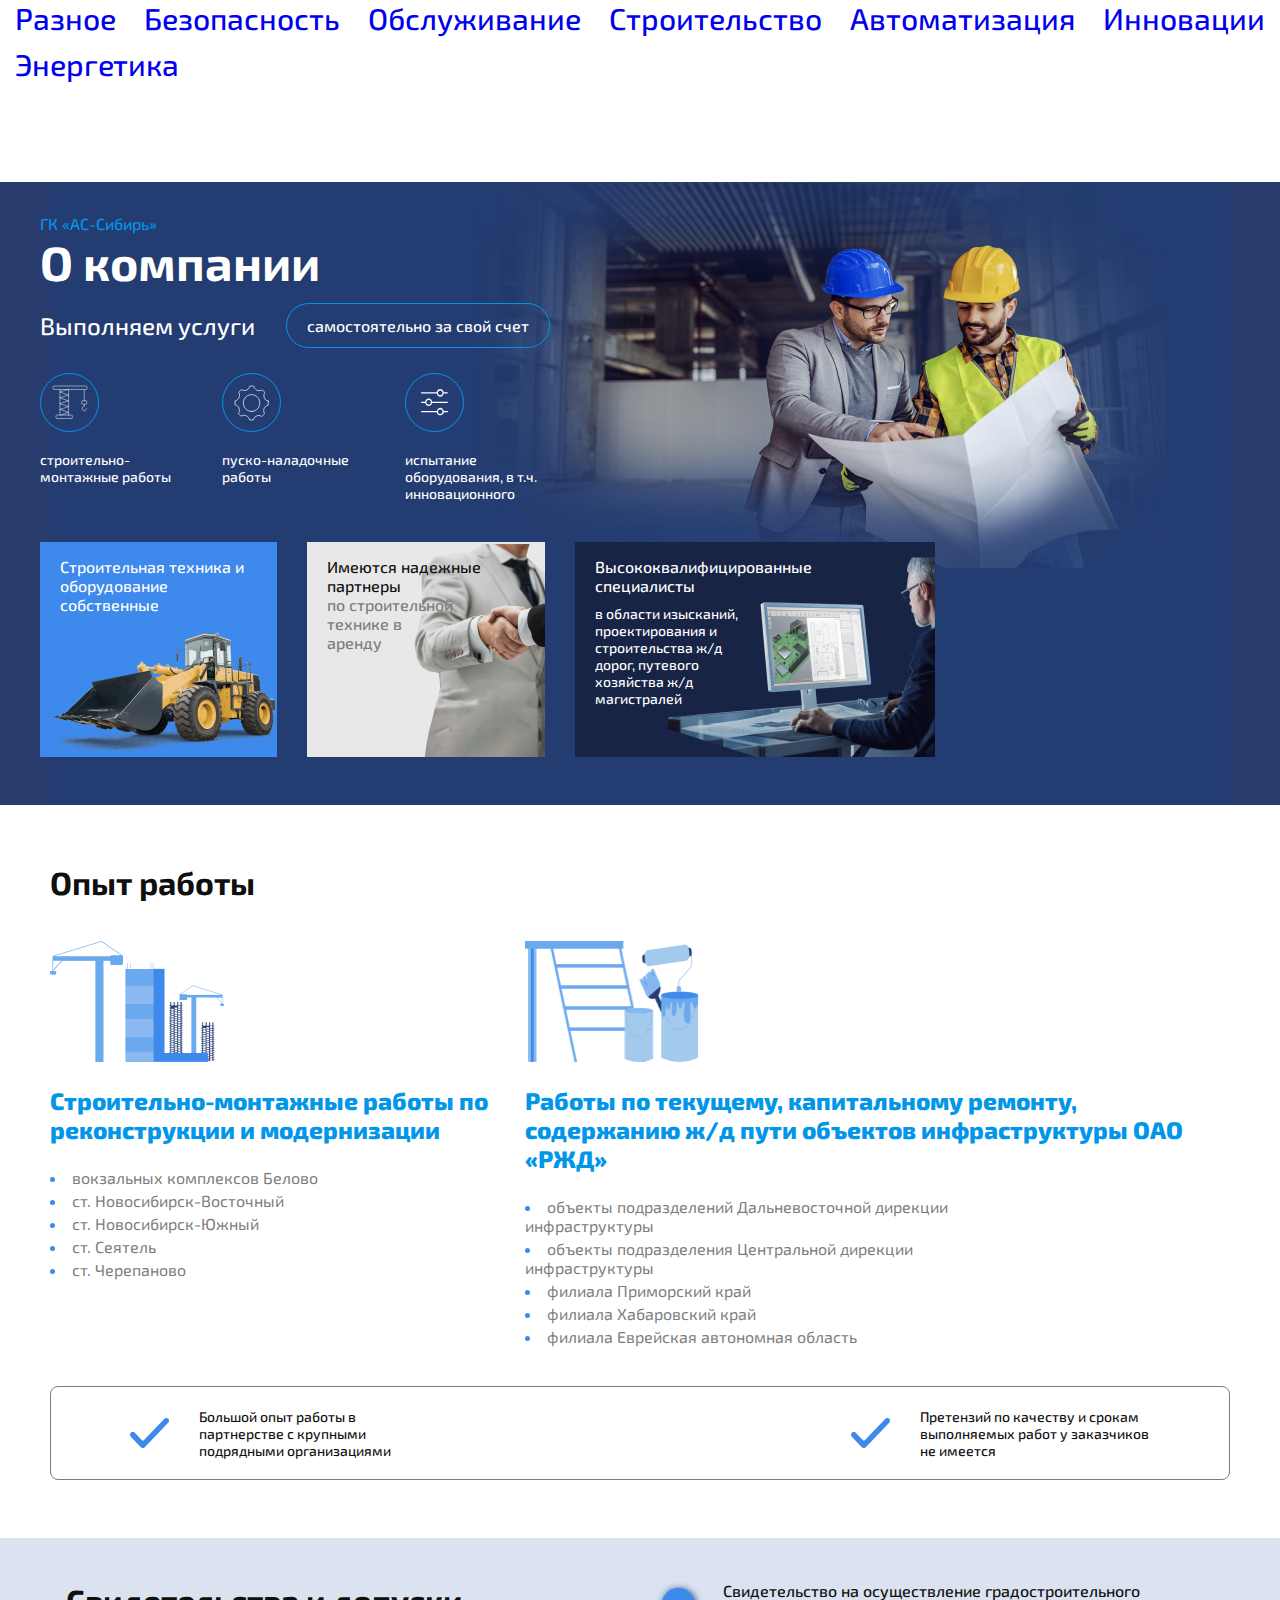
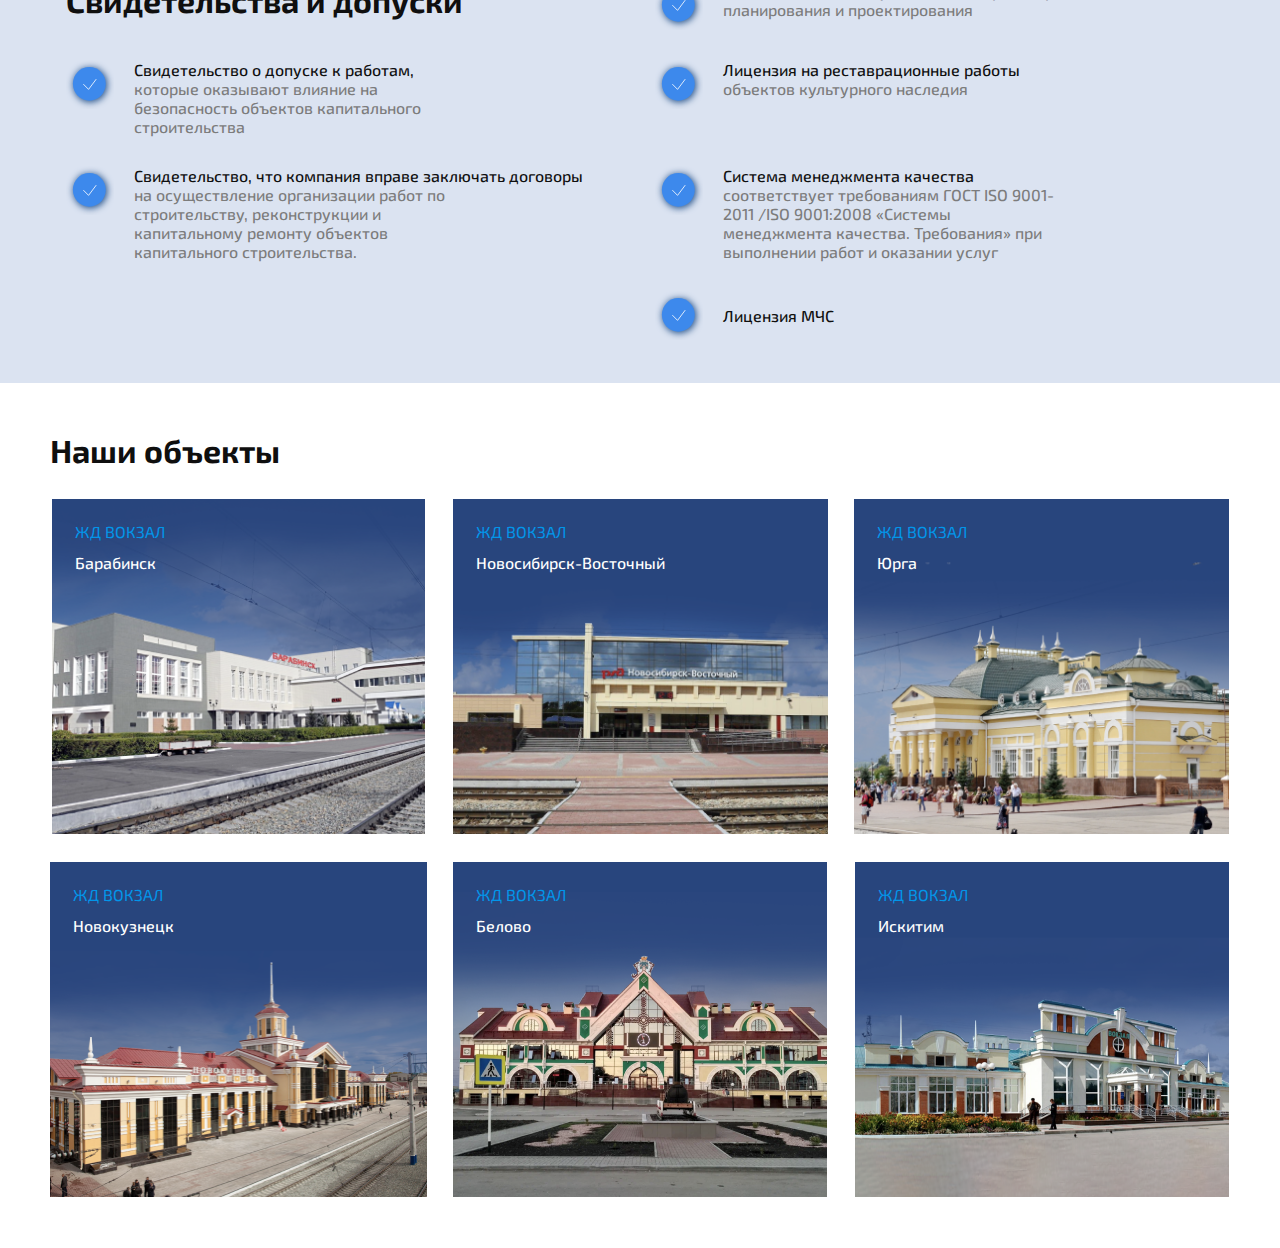
<file: company.html>
<!DOCTYPE html>
<html lang="ru">

<head>
  <meta charset="UTF-8">
  <meta name="viewport" content="width=device-width, initial-scale=1.0">
  <link rel="stylesheet" href="assets/css/style.css">
  <title>Строительство</title>
</head>

<body class="asbody">
  <nav>
    <ul class="aslist">
      <li>
        <a href="./index.html" style="font-size: 30px;">Разное</a>
      </li>
      <li><a href="./security.html" style="font-size: 30px;">Безопасность</a></li>
      <li><a href="./service.html" style="font-size: 30px;">Обслуживание</a></li>
      <li><a href="./company.html" style="font-size: 30px;">Строительство</a></li>
      <li><a href="./automation.html" style="font-size: 30px;">Автоматизация</a></li>
      <li><a href="./innovation.html" style="font-size: 30px;">Инновации</a></li>
      <li><a href="./energy.html" style="font-size: 30px;">Энергетика</a></li>
    </ul>
  </nav>
  <div class="aswrapper">
    <main class="asmain">
      <section class="ascompany">
        <div class="asbackground-dark">
          <div class="ascompany-preview ascontainer-section asbackground-company1"
            style="background-image: url('./assets/images/company-page/background/primary-bg-company.png');">
            <div class="ascompany-block">
              <div class="ascompany-block1">
                <span class="asblock1-subtitle">ГК «АС-Сибирь»</span>
                <h1 class="asblock1-title">О компании</h1>
              </div>
              <div class="ascompany-block2">
                <span class="asblock2-subtitle">Выполняем услуги</span>
                <div class="asbadge">самостоятельно за свой счет</div>
              </div>
              <div class="ascompany-block3">
                <div class="asblock3-item">
                  <img class="asblock3-icon" src="./assets/images/company-page/icons/icon-tap.svg" alt="иконка крана">
                  <span class="asblock3-text">строительно-монтажные работы</span>
                </div>
                <div class="asblock3-item">
                  <img class="asblock3-icon" src="./assets/images/company-page/icons/icon-screw.svg" alt="иконка шестерёнка">
                  <span class="asblock3-text">пуско-наладочные работы</span>
                </div>
                <div class="asblock3-item">
                  <img class="asblock3-icon" src="./assets/images/company-page/icons/icon-swap.svg" alt="иконка переключения">
                  <span class="asblock3-text">испытание оборудования, в т.ч. инновационного</span>
                </div>
              </div>
            </div>
            <div class="ascompany-block4">
              <div class="asblock4-item1 asbackground-tractor"
                style="background-image: url('./assets/images/company-page/img/img-tractor.png');">
                <div class="asblock4-background">
                  <span class="asblock4-title">Строительная техника и оборудование собственные</span>
                </div>
              </div>
              <div class="asblock4-item2 asbackground-human"
                style="background-image: url('./assets/images/company-page/img/img-human.png');">
                <div class="asblock4-background">
                  <span class="asblock4-title astext-black">Имеются надежные партнеры</span>
                  <p class="asblock4-text astext-16 astext-gray">по строительной технике
                    в аренду</p>
                </div>
              </div>
              <div class="asblock4-item3 asbackground-pc"
                style="background-image: url('./assets/images/company-page/img/img-pc.png');">
                <div class="asblock4-background">
                  <span class="asblock4-title">Высококвалифицированные специалисты</span>
                  <p class="asblock4-text2">в области изысканий, проектирования и строительства ж/д дорог, путевого
                    хозяйства ж/д магистралей</p>
                </div>
              </div>
            </div>
          </div>
        </div>
      </section>
      <section class="asexp ascontainer2">
        <div class="asexp-block5">
          <h2 class="asblock-title">Опыт работы</h2>
          <div class="asblock5-column">
            <div class="ascolumn">
              <img class="ascolumn-img" src="./assets/images/company-page/img/img-builder.png" alt="Стройка">
              <h3 class="ascolumn-title">Строительно-монтажные работы
                по реконструкции и модернизации</h3>
              <ul class="ascolumn-list">
                <li class="ascolumn-item">вокзальных комплексов Белово</li>
                <li class="ascolumn-item">ст. Новосибирск-Восточный</li>
                <li class="ascolumn-item">ст. Новосибирск-Южный</li>
                <li class="ascolumn-item">ст. Сеятель</li>
                <li class="ascolumn-item">ст. Черепаново</li>
              </ul>
            </div>
            <div class="ascolumn">
              <img class="ascolumn-img" src="./assets/images/company-page/img/img-builder2.png" alt="Краска">
              <h3 class="ascolumn-title">Работы по текущему, капитальному ремонту, содержанию ж/д пути объектов
                инфраструктуры ОАО «РЖД»</h3>
              <ul class="ascolumn-list">
                <li class="ascolumn-item">объекты подразделений Дальневосточной дирекции инфраструктуры</li>
                <li class="ascolumn-item">объекты подразделения Центральной дирекции инфраструктуры</li>
                <li class="ascolumn-item">филиала Приморский край</li>
                <li class="ascolumn-item">филиала Хабаровский край</li>
                <li class="ascolumn-item">филиала Еврейская автономная область</li>
              </ul>
            </div>
          </div>
          <div class="asblock5-column2">
            <div class="ascolumn2-item">
              <img class="ascolumn2-img" src="./assets/images/company-page/icons/icon-check.svg" alt="иконка галочки">
              <p class="ascolumn2-text">Большой опыт работы в партнерстве с крупными подрядными организациями</p>
            </div>
            <div class="ascolumn2-item">
              <img class="ascolumn2-img" src="./assets/images/company-page/icons/icon-check.svg" alt="иконка галочки">
              <p class="ascolumn2-text">Претензий по качеству и срокам выполняемых работ у заказчиков не имеется</p>
            </div>
          </div>
        </div>
      </section>
      <section class="asgarant">
        <div class="asgarant-block6 ascontainer2">
          <div class="asblock6-list">
            <h2 class="asblock-title asitem1">Свидетельства и допуски</h2>
            <div class="asblock6-item asitem2">
              <img class="asblock6-img" src="./assets/images/company-page/icons/icon-check2.svg" alt="иконка галочки">
              <div class="asblock6-wrapper">
                <p class="asblock6-title">Свидетельство о допуске к работам, </p>
                <p class="asblock6-text">которые оказывают влияние на безопасность объектов капитального строительства
                </p>
              </div>
            </div>
            <div class="asblock6-item asitem3">
              <img class="asblock6-img" src="./assets/images/company-page/icons/icon-check2.svg" alt="иконка галочки">
              <div class="asblock6-wrapper">
                <p class="asblock6-title">Свидетельство, что компания вправе заключать договоры</p>
                <p class="asblock6-text">на осуществление организации работ по строительству, реконструкции и
                  капитальному
                  ремонту объектов капитального строительства.</p>
              </div>
            </div>
            <div class="asblock6-item asitem4">
              <img class="asblock6-img" src="./assets/images/company-page/icons/icon-check2.svg" alt="иконка галочки">
              <div class="asblock6-wrapper">
                <p class="asblock6-title">Свидетельство на осуществление градостроительного</p>
                <p class="asblock6-text">планирования и проектирования</p>
              </div>
            </div>
            <div class="asblock6-item asitem5">
              <img class="asblock6-img" src="./assets/images/company-page/icons/icon-check2.svg" alt="иконка галочки">
              <div class="asblock6-wrapper">
                <p class="asblock6-title">Лицензия на реставрационные работы</p>
                <p class="asblock6-text">объектов культурного наследия</p>
              </div>
            </div>
            <div class="asblock6-item asitem6">
              <img class="asblock6-img" src="./assets/images/company-page/icons/icon-check2.svg" alt="иконка галочки">
              <div class="asblock6-wrapper">
                <p class="asblock6-title">Система менеджмента качества </p>
                <p class="asblock6-text">соответствует требованиям ГОСТ ISO 9001-2011 /ISO 9001:2008 «Системы
                  менеджмента
                  качества. Требования» при выполнении работ и оказании услуг</p>
              </div>
            </div>
            <div class="asblock6-item asitem7">
              <img class="asblock6-img" src="./assets/images/company-page/icons/icon-check2.svg" alt="иконка галочки">
              <div class="asblock6-wrapper">
                <p class="asblock6-title">Лицензия МЧС</p>
              </div>
            </div>
          </div>
        </div>
      </section>
      <section class="asobjects">
        <div class="asobjects-block7 ascontainer2">
          <h2 class="asblock-title">Наши объекты</h2>
          <div class="asblock7-list">
            <div class="asblock7-item">
              <img class="asblock7-img" src="./assets/images/company-page/img/img-station1.png"
                alt="ЖД вокзал Барабинск">
              <div class="asblock7-wrapper">
                <span class="asblock7-title">ЖД Вокзал</span>
                <span class="asblock7-subtitle">Барабинск</span>
              </div>
            </div>
            <div class="asblock7-item">
              <img class="asblock7-img" src="./assets/images/company-page/img/img-station2.png"
                alt="ЖД вокзал Новосибирск-Восточный">
              <div class="asblock7-wrapper">
                <span class="asblock7-title">ЖД Вокзал</span>
                <span class="asblock7-subtitle">Новосибирск-Восточный</span>
              </div>
            </div>
            <div class="asblock7-item">
              <img class="asblock7-img" src="./assets/images/company-page/img/img-station3.png" alt="ЖД вокзал Юрга">
              <div class="asblock7-wrapper">
                <span class="asblock7-title">ЖД Вокзал</span>
                <span class="asblock7-subtitle">Юрга</span>
              </div>
            </div>
            <div class="asblock7-item">
              <img class="asblock7-img" src="./assets/images/company-page/img/img-station4.png"
                alt="ЖД вокзал Новокузнецк">
              <div class="asblock7-wrapper">
                <span class="asblock7-title">ЖД Вокзал</span>
                <span class="asblock7-subtitle">Новокузнецк</span>
              </div>
            </div>
            <div class="asblock7-item">
              <img class="asblock7-img" src="./assets/images/company-page/img/img-station5.png" alt="ЖД вокзал Белово">
              <div class="asblock7-wrapper">
                <span class="asblock7-title">ЖД Вокзал</span>
                <span class="asblock7-subtitle">Белово</span>
              </div>
            </div>
            <div class="asblock7-item">
              <img class="asblock7-img" src="./assets/images/company-page/img/img-station6.png" alt="ЖД вокзал Искитим">
              <div class="asblock7-wrapper">
                <span class="asblock7-title">ЖД Вокзал</span>
                <span class="asblock7-subtitle">Искитим</span>
              </div>
            </div>
          </div>
        </div>
      </section>
    </main>
  </div>
</body>

</html>
</file>
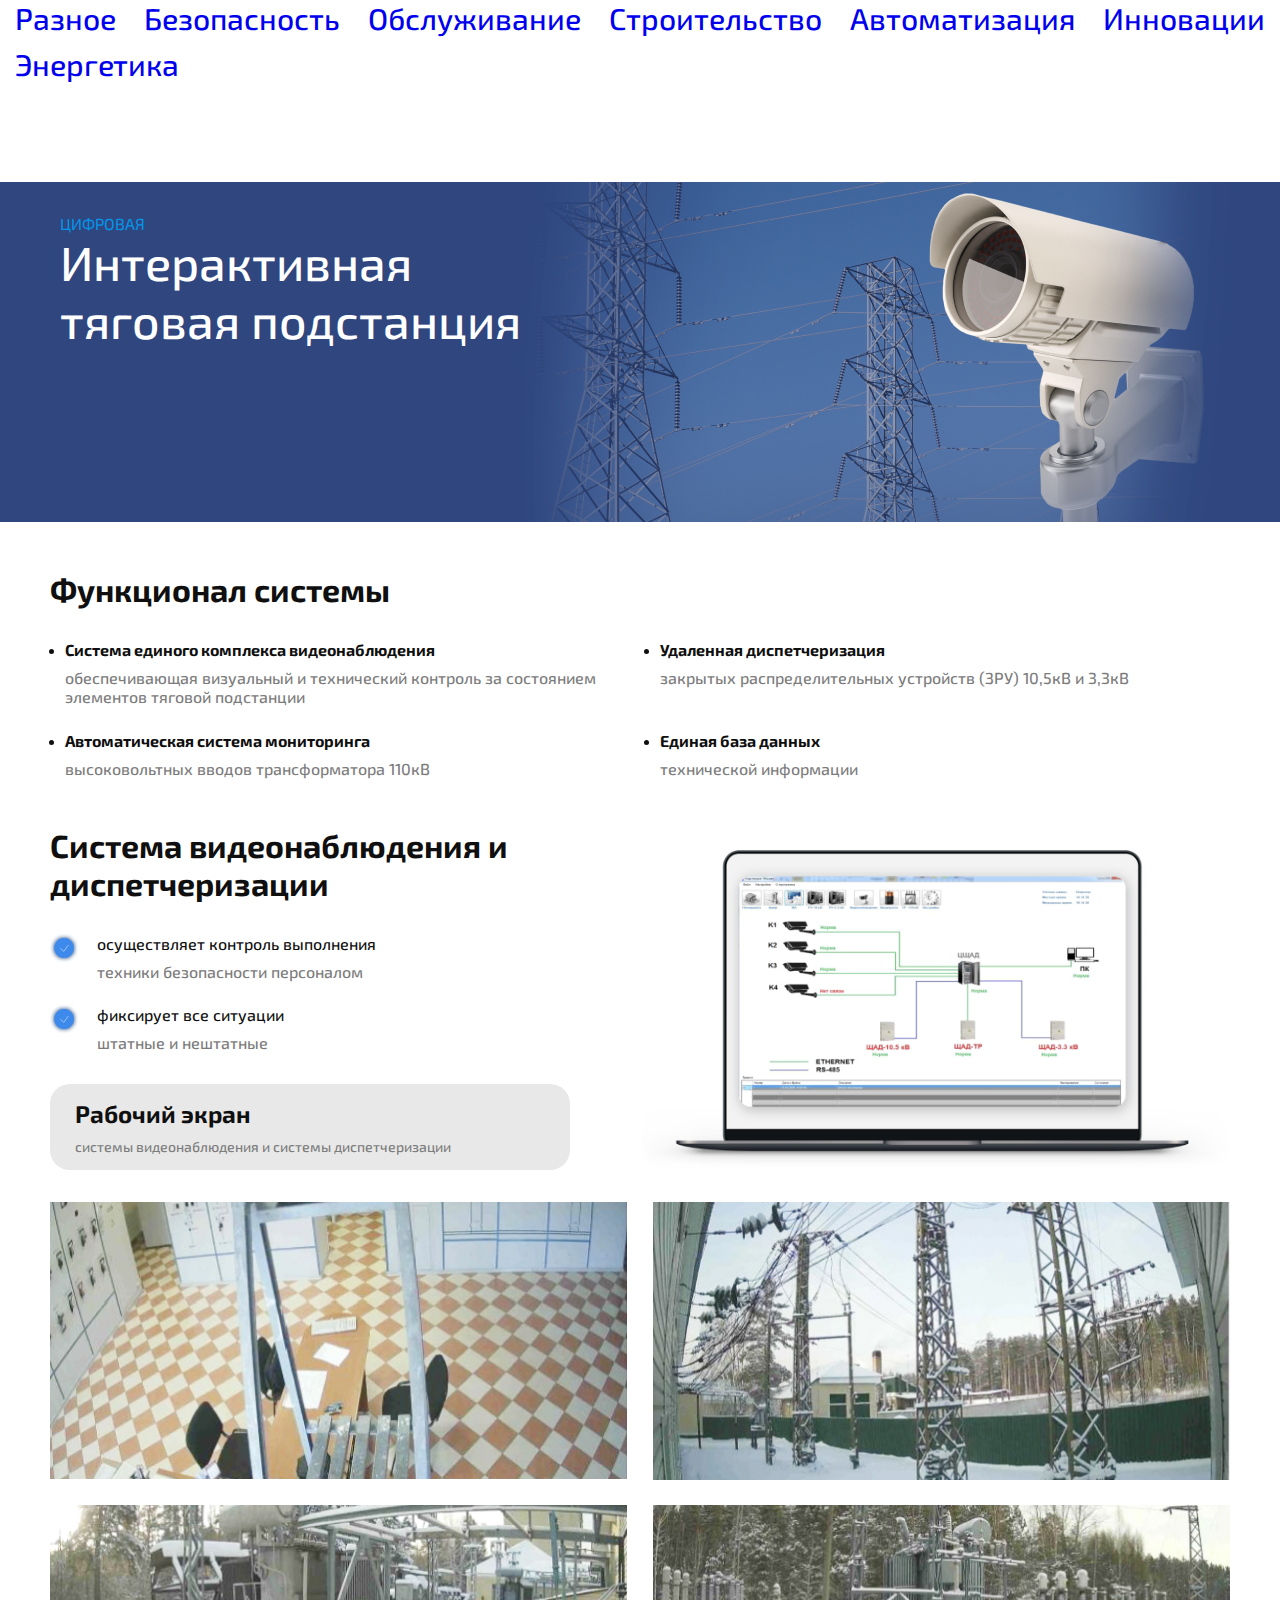
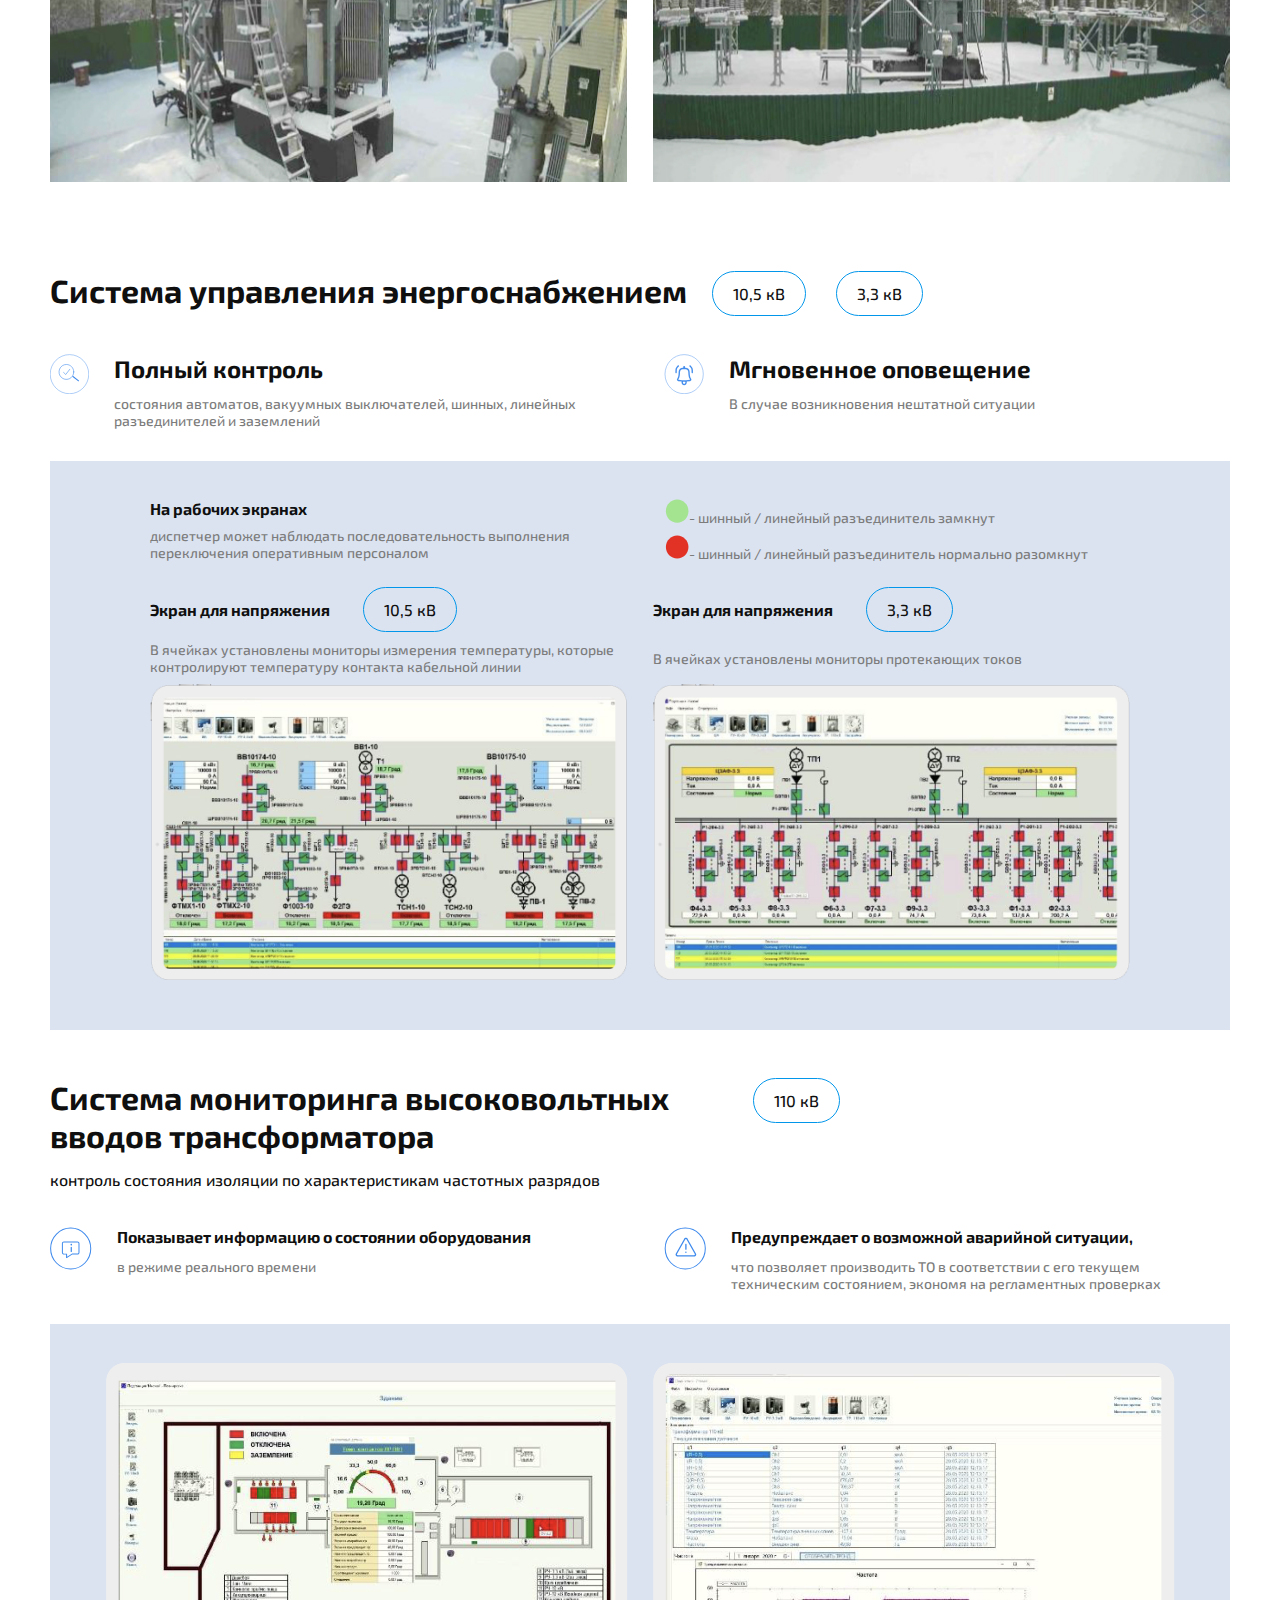
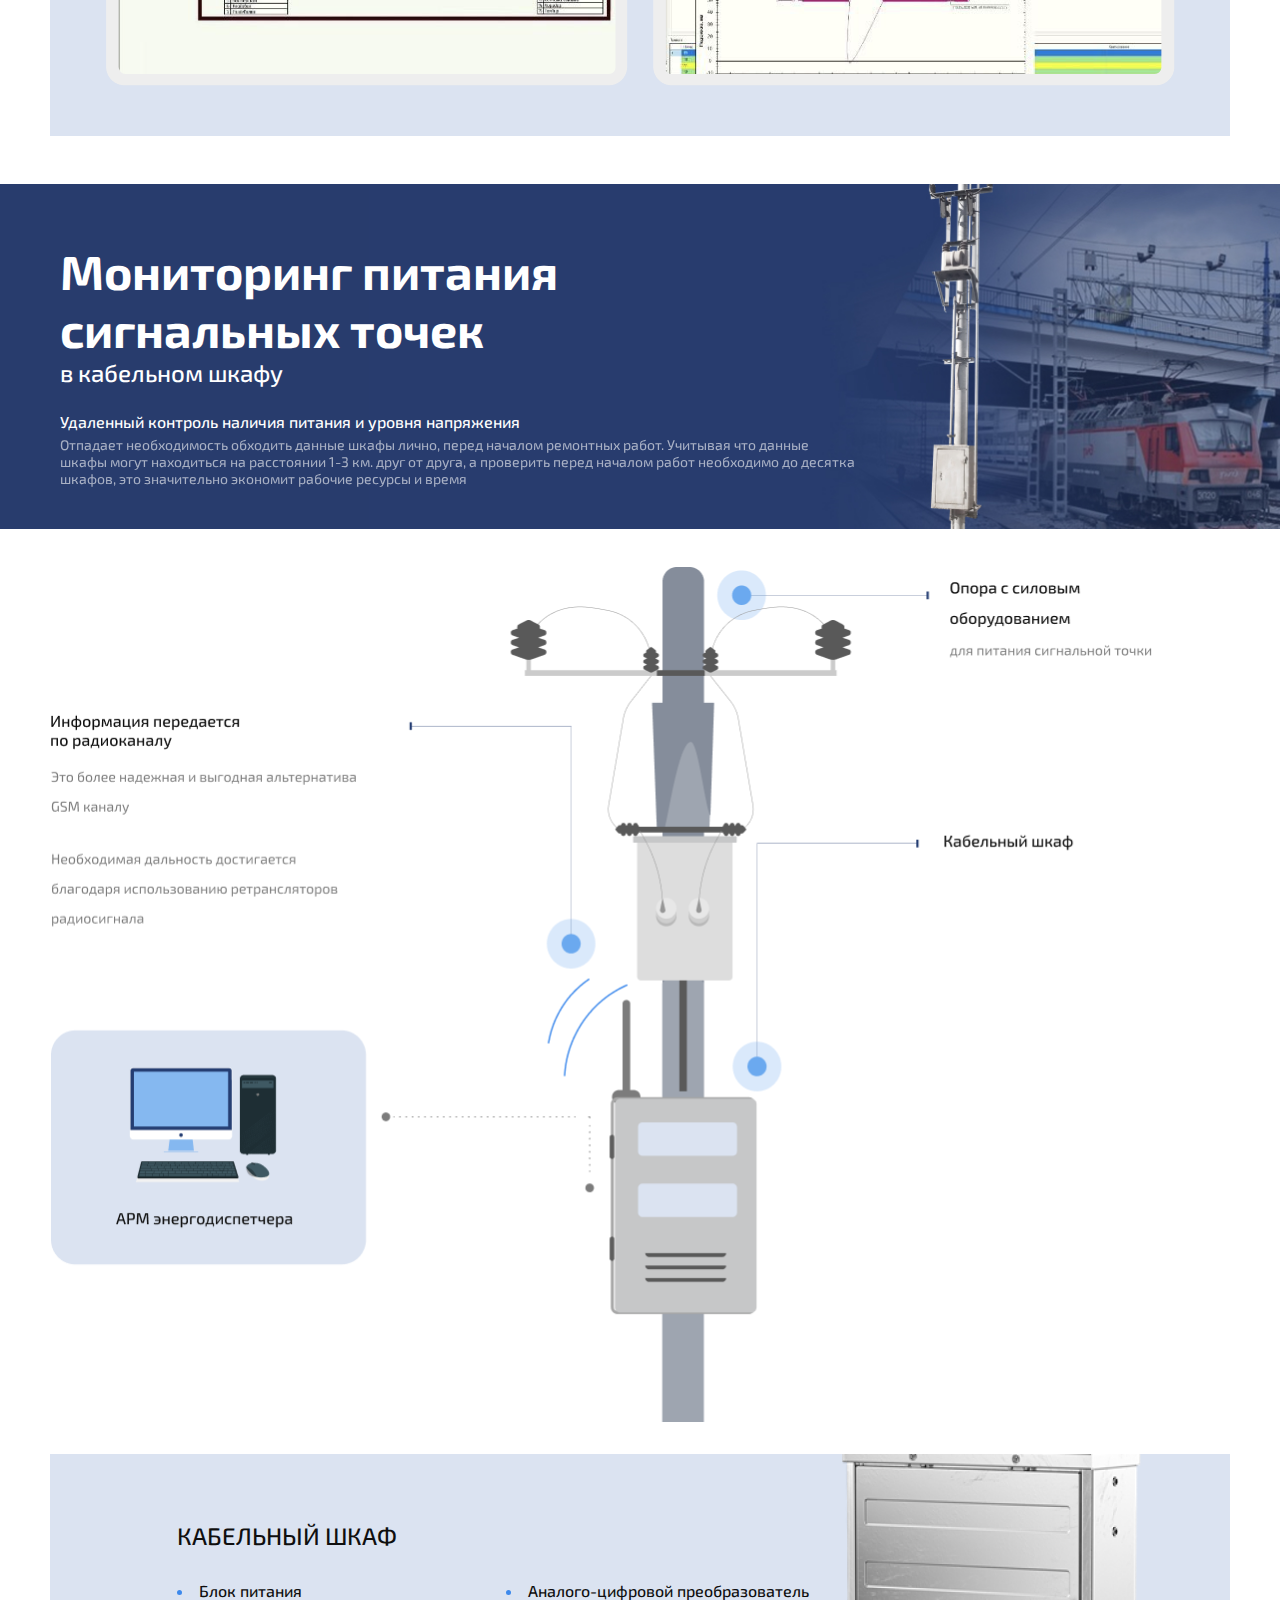
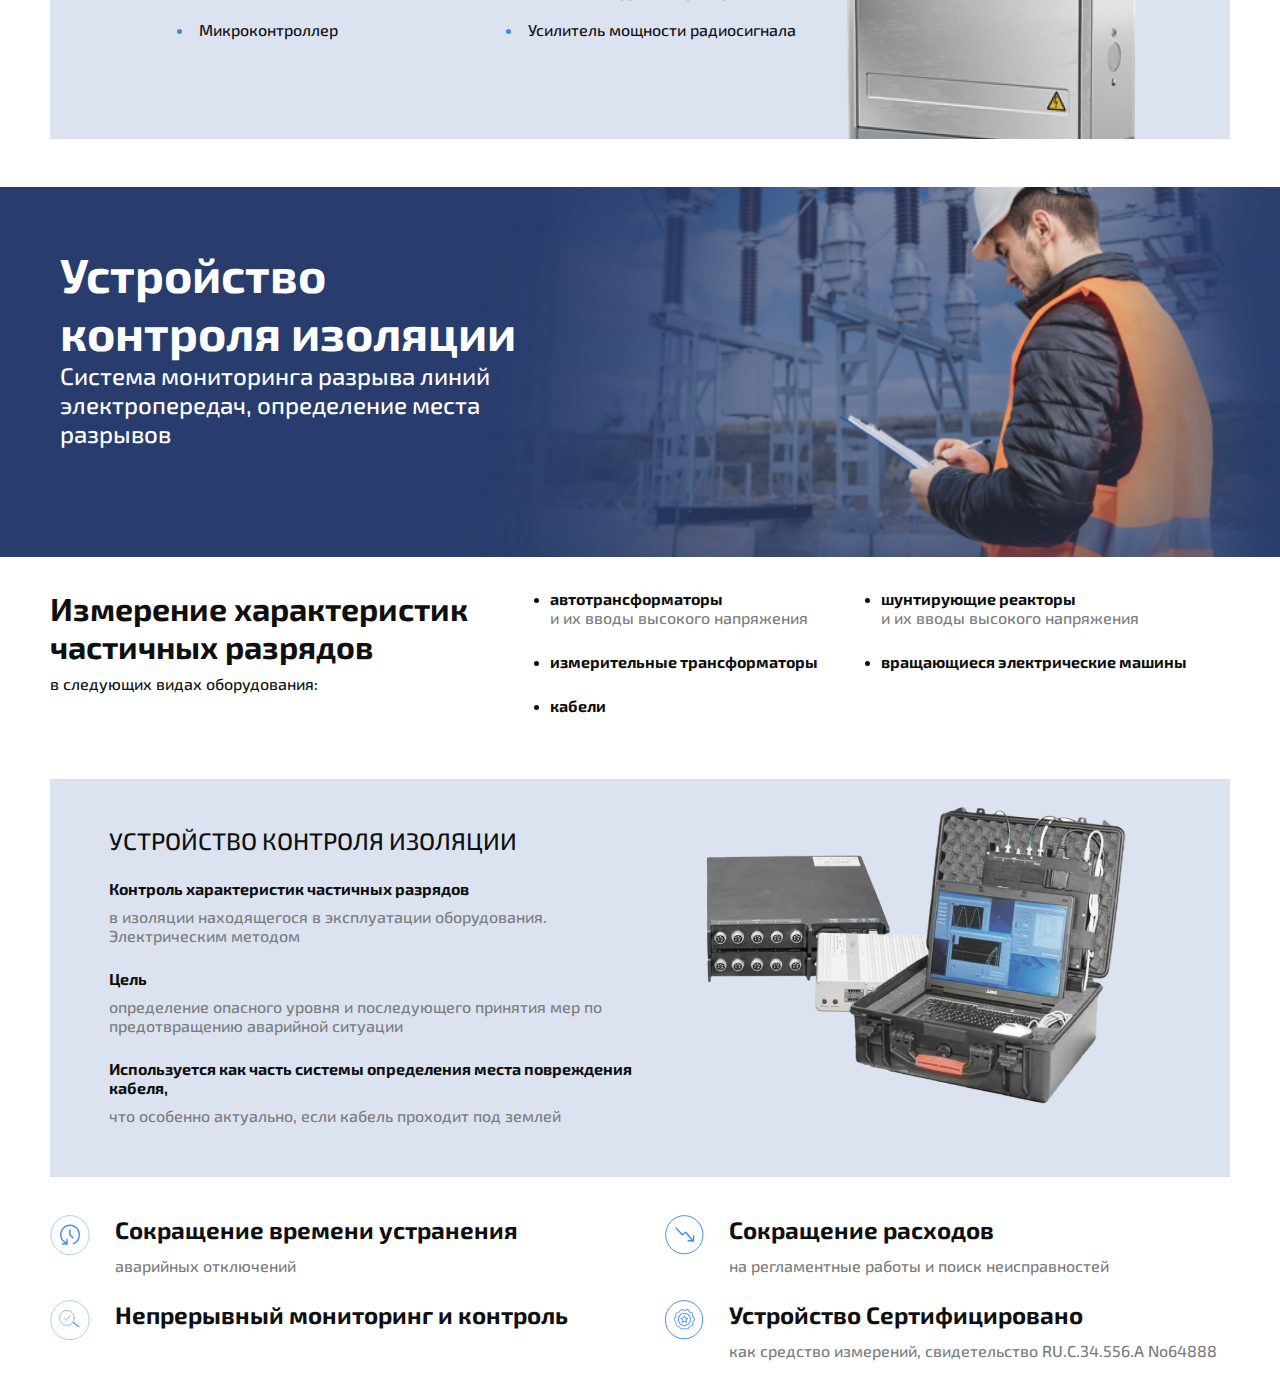
<file: energy.html>
<!DOCTYPE html>
<html lang="ru">

<head>
  <meta charset="UTF-8">
  <meta name="viewport" content="width=device-width, initial-scale=1.0">
  <link rel="stylesheet" href="assets/css/style.css">
  <title>Энергетика</title>
</head>

<body class="asbody">
  <nav>
    <ul class="aslist">
      <li>
        <a href="./index.html" style="font-size: 30px;">Разное</a>
      </li>
      <li><a href="./security.html" style="font-size: 30px;">Безопасность</a></li>
      <li><a href="./service.html" style="font-size: 30px;">Обслуживание</a></li>
      <li><a href="./company.html" style="font-size: 30px;">Строительство</a></li>
      <li><a href="./automation.html" style="font-size: 30px;">Автоматизация</a></li>
      <li><a href="./innovation.html" style="font-size: 30px;">Инновации</a></li>
      <li><a href="./energy.html" style="font-size: 30px;">Энергетика</a></li>
    </ul>
  </nav>
  <div class="aswrapper">
    <main class="asmain">
      <section class="asautomation">
        <div class="asbackground-dark2">
          <div class="ascontainer-section asautomation-preview asbackground-video"
            style="background-image: url('./assets/images/energy-page/background/bg-primary-video.jpg')">
            <div class="asblock28">
              <p class="asblock28-subtitle">Цифровая</p>
              <h2 class="asblock28-title">Интерактивная тяговая подстанция</h2>
            </div>
          </div>
        </div>
        <div class="asblock29 ascontainer2">
          <h2 class="asblock29-title">Функционал системы</h2>
          <ul class="asblock29-list">
            <li class="asblock29-item">
              <div class="asblock29-text">
                <p class="astext-16 astext-bold">Система единого комплекса видеонаблюдения
                </p>
                <p class="astext-16 astext-gray">обеспечивающая визуальный и технический контроль за состоянием
                  элементов тяговой подстанции</p>
              </div>
            </li>
            <li class="asblock29-item">
              <div class="asblock29-text">
                <p class="astext-16 astext-bold">Удаленная диспетчеризация</p>
                <p class="astext-16 astext-gray">закрытых распределительных устройств (ЗРУ) 10,5кВ и 3,3кВ</p>
              </div>
            </li>
            <li class="asblock29-item">
              <div class="asblock29-text">
                <p class="astext-16 astext-bold">Автоматическая система мониторинга
                </p>
                <p class="astext-16 astext-gray">высоковольтных вводов трансформатора 110кВ</p>
              </div>
            </li>
            <li class="asblock29-item">
              <div class="asblock29-text">
                <p class="astext-16 astext-bold">Единая база данных
                </p>
                <p class="astext-16 astext-gray">технической информации</p>
              </div>
            </li>
          </ul>
        </div>
        <div class="asblock30 ascontainer2">
          <div class="asblock30-wrapper">
            <h2 class="asblock30-title">Система видеонаблюдения и диспетчеризации</h2>
            <div class="asblock30-list">
              <div class="asblock30-item">
                <img class="asblock30-icon" src="./assets/images/energy-page/icons/icon-check2.svg" alt="icon-check">
                <div class="asblock30-text">
                  <p class="astext-16">осуществляет контроль выполнения</p>
                  <p class="astext-16 astext-gray">техники безопасности персоналом</p>
                </div>
              </div>
              <div class="asblock30-item">
                <img class="asblock30-icon" src="./assets/images/energy-page/icons/icon-check2.svg" alt="icon-check">
                <div class="asblock30-text">
                  <p class="astext-16">фиксирует все ситуации</p>
                  <p class="astext-16 astext-gray">штатные и нештатные</p>
                </div>
              </div>
            </div>
            <div class="asblock30-info">
              <p class="astext-24 astext-bold">Рабочий экран</p>
              <p class="astext-gray">системы видеонаблюдения и системы диспетчеризации</p>
            </div>
          </div>
          <img class="asblock30-img asimage" src="./assets/images/energy-page/img/img-laptop.png" alt="Экран ноутбука">
        </div>
        <div class="asblock25 ascontainer2">
          <div class="asblock25-wrapper">
            <img class="asimage asblock25-img" src="./assets/images/energy-page/img/screen-01.jpg" alt="Камера 1">
            <img class="asimage asblock25-img" src="./assets/images/energy-page/img/screen-02.jpg" alt="Камера 2">
            <img class="asimage asblock25-img" src="./assets/images/energy-page/img/screen-03.jpg" alt="Камера 3">
            <img class="asimage asblock25-img" src="./assets/images/energy-page/img/screen-04.jpg" alt="Камера 4">
          </div>
        </div>
        <div class="asblock31 ascontainer2">
          <div class="asblock31-wrapper">
            <h2 class="asblock31-title">Система управления энергоснабжением </h2>
            <div class="asblock31-wrapper2">
              <div class="asbadge astext-black">10,5 кВ</div>
              <div class="asbadge astext-black">3,3 кВ</div>
            </div>
          </div>
          <div class="ascontainer-advantages">
            <ul class="asadvantages-list">
              <li class="asadvantages-item">
                <img class="asblock31-icon" src="./assets/images/energy-page/icons/icon-search2.svg" alt="icon-search">
                <div class="asitem-container">
                  <p class="astext-24 astext-bold">Полный контроль</p>
                  <p class="astext-gray">состояния автоматов, вакуумных выключателей, шинных, линейных разъединителей и
                    заземлений</p>
                </div>
              </li>
              <li class="asadvantages-item">
                <img class="asblock31-icon" src="./assets/images/energy-page/icons/icon-bell.svg" alt="icon-bell">
                <div class="asitem-container">
                  <p class="astext-24 astext-bold">Мгновенное оповещение</p>
                  <p class="astext-gray">В случае возникновения нештатной ситуации</p>
                </div>
              </li>
            </ul>
          </div>
        </div>
        <div class="asblock32 ascontainer2">
          <div class="asblock32-wrapper1">
            <div class="asblock32-text">
              <p class="astext-16 astext-bold">На рабочих экранах</p>
              <p class="astext-gray">диспетчер может наблюдать последовательность выполнения переключения оперативным
                персоналом</p>
            </div>
            <div class="asblock32-text">
              <p class="astext-gray"><img class="asimage" src="./assets/images/energy-page/icons/green-circle.svg"
                  alt="Зеленый круг">- шинный / линейный разъединитель замкнут</p>
              <p class="astext-gray"><img class="asimage" src="./assets/images/energy-page/icons/red-circle.svg"
                  alt="Красный круг">- шинный / линейный разъединитель нормально разомкнут</p>
            </div>
          </div>
          <div class="asblock32-wrapper2">
            <div class="asblock32-text2">
              <div class="asblock32-badge">
                <p class="astext-16 astext-bold">Экран для напряжения</p>
                <div class="asbadge astext-black">10,5 кВ</div>
              </div>
              <p class="astext-gray">В ячейках установлены мониторы измерения температуры, которые контролируют
                температуру контакта кабельной линии</p>
              <img class="asimage" src="./assets/images/energy-page/img/img-programm01.png" alt="Экран программы 1">
            </div>
            <div class="asblock32-text2">
              <div class="asblock32-badge">
                <p class="astext-16 astext-bold">Экран для напряжения</p>
                <div class="asbadge astext-black">3,3 кВ</div>
              </div>
              <p class="astext-gray">В ячейках установлены мониторы протекающих токов
              </p>
              <img class="asimage" src="./assets/images/energy-page/img/img-programm02.png" alt="Экран программы 2">
            </div>
          </div>
        </div>
        <div class="asblock31 ascontainer2">
          <div class="asblock31-wrapper">
            <div class="asblock31-container">
              <h2 class="asblock31-title">Система мониторинга высоковольтных вводов трансформатора</h2>
              <p class="astext-16">контроль состояния изоляции по характеристикам частотных разрядов</p>
            </div>
            <div class="asbadge astext-black">110 кВ</div>
          </div>
          <div class="ascontainer-advantages ascontainer2">
            <ul class="asadvantages-list">
              <li class="asadvantages-item">
                <img src="./assets/images/energy-page/icons/icon-info.svg" alt="icon-info">
                <div class="asitem-container">
                  <p class="astext-16 astext-bold">Показывает информацию о состоянии оборудования</p>
                  <p class="astext-gray">в режиме реального времени</p>
                </div>
              </li>
              <li class="asadvantages-item">
                <img src="./assets/images/energy-page/icons/icon-alarm.svg" alt="icon-alarm">
                <div class="asitem-container">
                  <p class="astext-16 astext-bold">Предупреждает о возможной аварийной ситуации,</p>
                  <p class="astext-gray">что позволяет производить ТО в соответствии с его текущем техническим
                    состоянием, экономя на регламентных проверках</p>
                </div>
              </li>
            </ul>
          </div>
        </div>
        <div class="asblock32 ascontainer2">
          <div class="asblock32-wrapper">
            <img class="asimage" src="./assets/images/energy-page/img/img-programm03.png" alt="Экран программы 3">
            <img class="asimage" src="./assets/images/energy-page/img/img-programm04.png" alt="Экран программы 4">
          </div>
        </div>
      </section>
      <section class="asautomation">
        <div class="asbackground-dark">
          <div class="ascontainer-section asautomation-preview asbackground-monitoring"
            style="background-image: url('./assets/images/energy-page/background/bg-primary-monitorig.jpg')">
            <div class="asblock33">
              <div class="asblock33-wrapper">
                <h2 class="asblock33-title">Мониторинг питания
                  сигнальных точек</h2>
                <p class="astext-24 astext-white">в кабельном шкафу</p>
              </div>
              <div class="asblock33-wrapper2">
                <p class="astext-16 astext-white">Удаленный контроль наличия питания и уровня напряжения
                </p>
                <p class="asblock33-subtext">Отпадает необходимость обходить данные шкафы лично, перед началом ремонтных
                  работ. Учитывая что данные шкафы могут находиться на расстоянии 1-3 км. друг от друга,
                  а проверить перед началом работ необходимо до десятка шкафов, это значительно экономит рабочие ресурсы
                  и время </p>
              </div>
            </div>
          </div>
        </div>
        <div class="asblock34 ascontainer2">
          <picture class="asimage-sheme">
            <source media="(max-width: 576px)" srcset="./assets/images/energy-page/img/group-01-min.png">
            <img class="asimage" src="./assets/images/energy-page/img/group-01.png" alt="Мониторинг питания 
            сигнальных точек">
          </picture>
        </div>
        <div class="asblock21 ascontainer2 asbackground-locker"
          style="background-image: url('./assets/images/energy-page/img/img-locker.png');">
          <div class="asblock35">
            <p class="asblock35-title">Кабельный шкаф</p>
            <ul class="asblock35-list">
              <li class="asblock35-item">Блок питания</li>
              <li class="asblock35-item">Аналого-цифровой преобразователь</li>
              <li class="asblock35-item">Микроконтроллер</li>
              <li class="asblock35-item">Усилитель мощности радиосигнала</li>
            </ul>
          </div>
        </div>
      </section>
      <section class="asautomation">
        <div class="asbackground-dark">
          <div class="ascontainer-section asautomation-preview asbackground-man"
            style="background-image: url('./assets/images/energy-page/background/bg-primary-man.jpg')">
            <div class="asblock36">
              <h2 class="asblock36-title">Устройство контроля
                изоляции</h2>
              <p class="astext-24 astext-white">Система мониторинга разрыва линий
                электропередач, определение места разрывов</p>
            </div>
          </div>
        </div>
        <div class="asblock16 ascontainer2">
          <div class="asblock16-wrapper">
            <h2 class="asblock-title">Измерение характеристик
              частичных разрядов</h2>
            <p class="asblock-subtitle astext-16">в следующих видах оборудования:</p>
          </div>
          <ul class="asblock16-list">
            <li class="asblock16-item">
              <p class="asblock16-text astext-bold">автотрансформаторы</p>
              <p class="asblock16-text astext-gray">и их вводы высокого напряжения</p>
            </li>
            <li class="asblock16-item">
              <p class="asblock16-text astext-bold">шунтирующие реакторы</p>
              <p class="asblock16-text astext-gray">и их вводы высокого напряжения</p>
            </li>
            <li class="asblock16-item">
              <p class="asblock16-text astext-bold">измерительные трансформаторы</p>
            </li>
            <li class="asblock16-item">
              <p class="asblock16-text astext-bold">вращающиеся электрические машины</p>
            </li>
            <li class="asblock16-item">
              <p class="asblock16-text astext-bold">кабели</p>
            </li>
          </ul>
        </div>
        <div class="asblock21 ascontainer2 asbackground-case"
          style="background-image: url('./assets/images/energy-page/img/img-case.png');">
          <div class="asblock21-container">
            <p class="asblock21-title">Устройство контроля изоляции</p>
            <div class="asblock21-wrapper">
              <div class="asblock21-text">
                <p class="astext-16 astext-bold">Контроль характеристик частичных разрядов</p>
                <p class="astext-16 astext-gray">в изоляции находящегося в эксплуатации оборудования. Электрическим
                  методом</p>
              </div>
              <div class="asblock21-text">
                <p class="astext-16 astext-bold">Цель</p>
                <p class="astext-16 astext-gray">определение опасного уровня и последующего принятия мер по
                  предотвращению аварийной ситуации</p>
              </div>
              <div class="asblock21-text">
                <p class="astext-16 astext-bold">Используется как часть системы определения места повреждения кабеля,
                </p>
                <p class="astext-16 astext-gray">что особенно актуально, если кабель проходит под землей</p>
              </div>
            </div>
          </div>
        </div>
        <div class="asblock37 ascontainer2">
          <div class="ascontainer-advantages ascontainer2">
            <ul class="asadvantages-list">
              <li class="asadvantages-item">
                <img class="asblock-37-icon" src="./assets/images/energy-page/icons/icon-arrow-right.svg"
                  alt="иконка стрелка вправо">
                <div class="asitem-container">
                  <p class="asblock-37-title">Сокращение времени устранения</p>
                  <p class="astext-16 astext-gray">аварийных отключений</p>
                </div>
              </li>
              <li class="asadvantages-item">
                <img class="asblock-37-icon" src="./assets/images/energy-page/icons/icon-arrow-down.svg"
                  alt="иконка стрелка вниз">
                <div class="asitem-container">
                  <p class="asblock-37-title">Сокращение расходов</p>
                  <p class="astext-16 astext-gray">на регламентные работы и поиск неисправностей</p>
                </div>
              </li>
              <li class="asadvantages-item">
                <img class="asblock-37-icon" src="./assets/images/energy-page/icons/icon-search2.svg"
                  alt="иконка поиска">
                <div class="asitem-container">
                  <p class="asblock-37-title">Непрерывный мониторинг и контроль</p>
                </div>
              </li>
              <li class="asadvantages-item">
                <img class="asblock-37-icon" src="./assets/images/energy-page/icons/icon-star.svg" alt="иконка звезда">
                <div class="asitem-container">
                  <p class="asblock-37-title">Устройство Сертифицировано</p>
                  <p class="astext-16 astext-gray">как средство измерений, свидетельство RU.C.34.556.A No64888</p>
                </div>
              </li>
            </ul>
          </div>
        </div>
      </section>
    </main>
  </div>
</body>

</html>
</file>
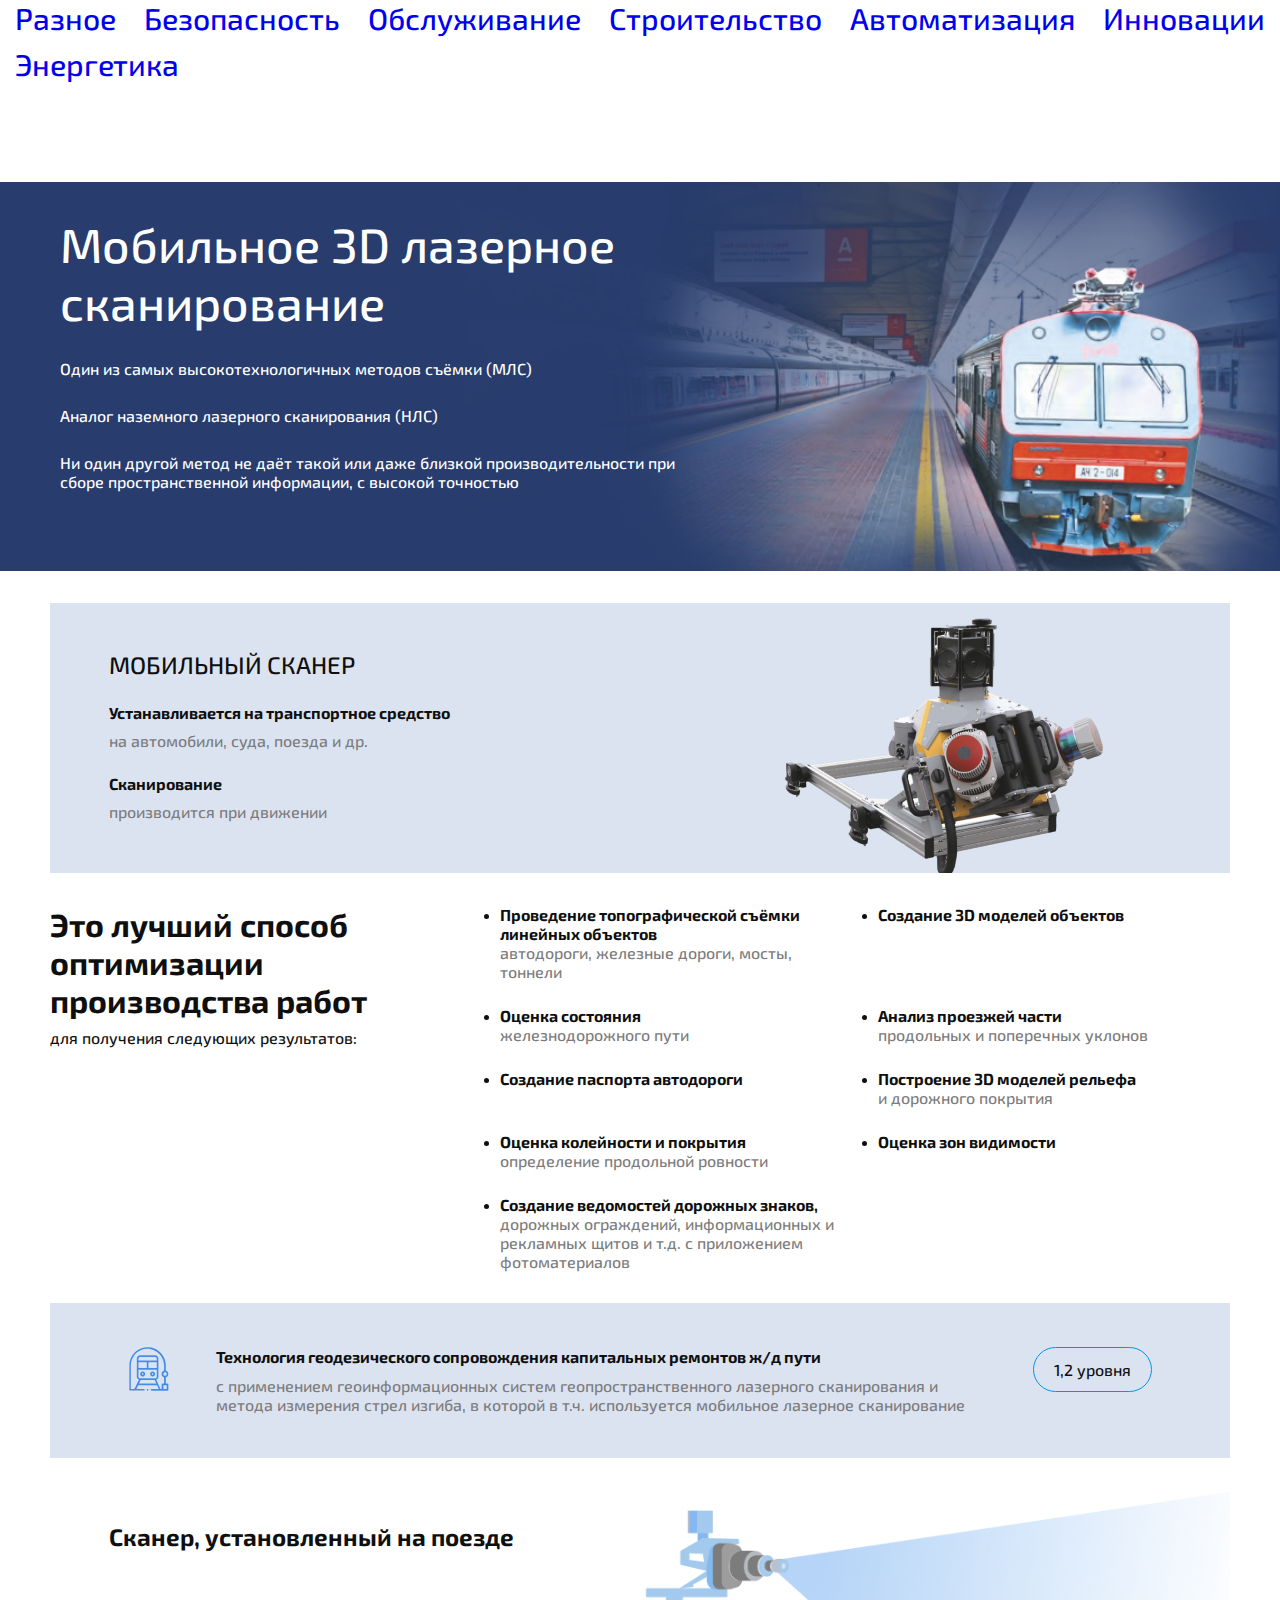
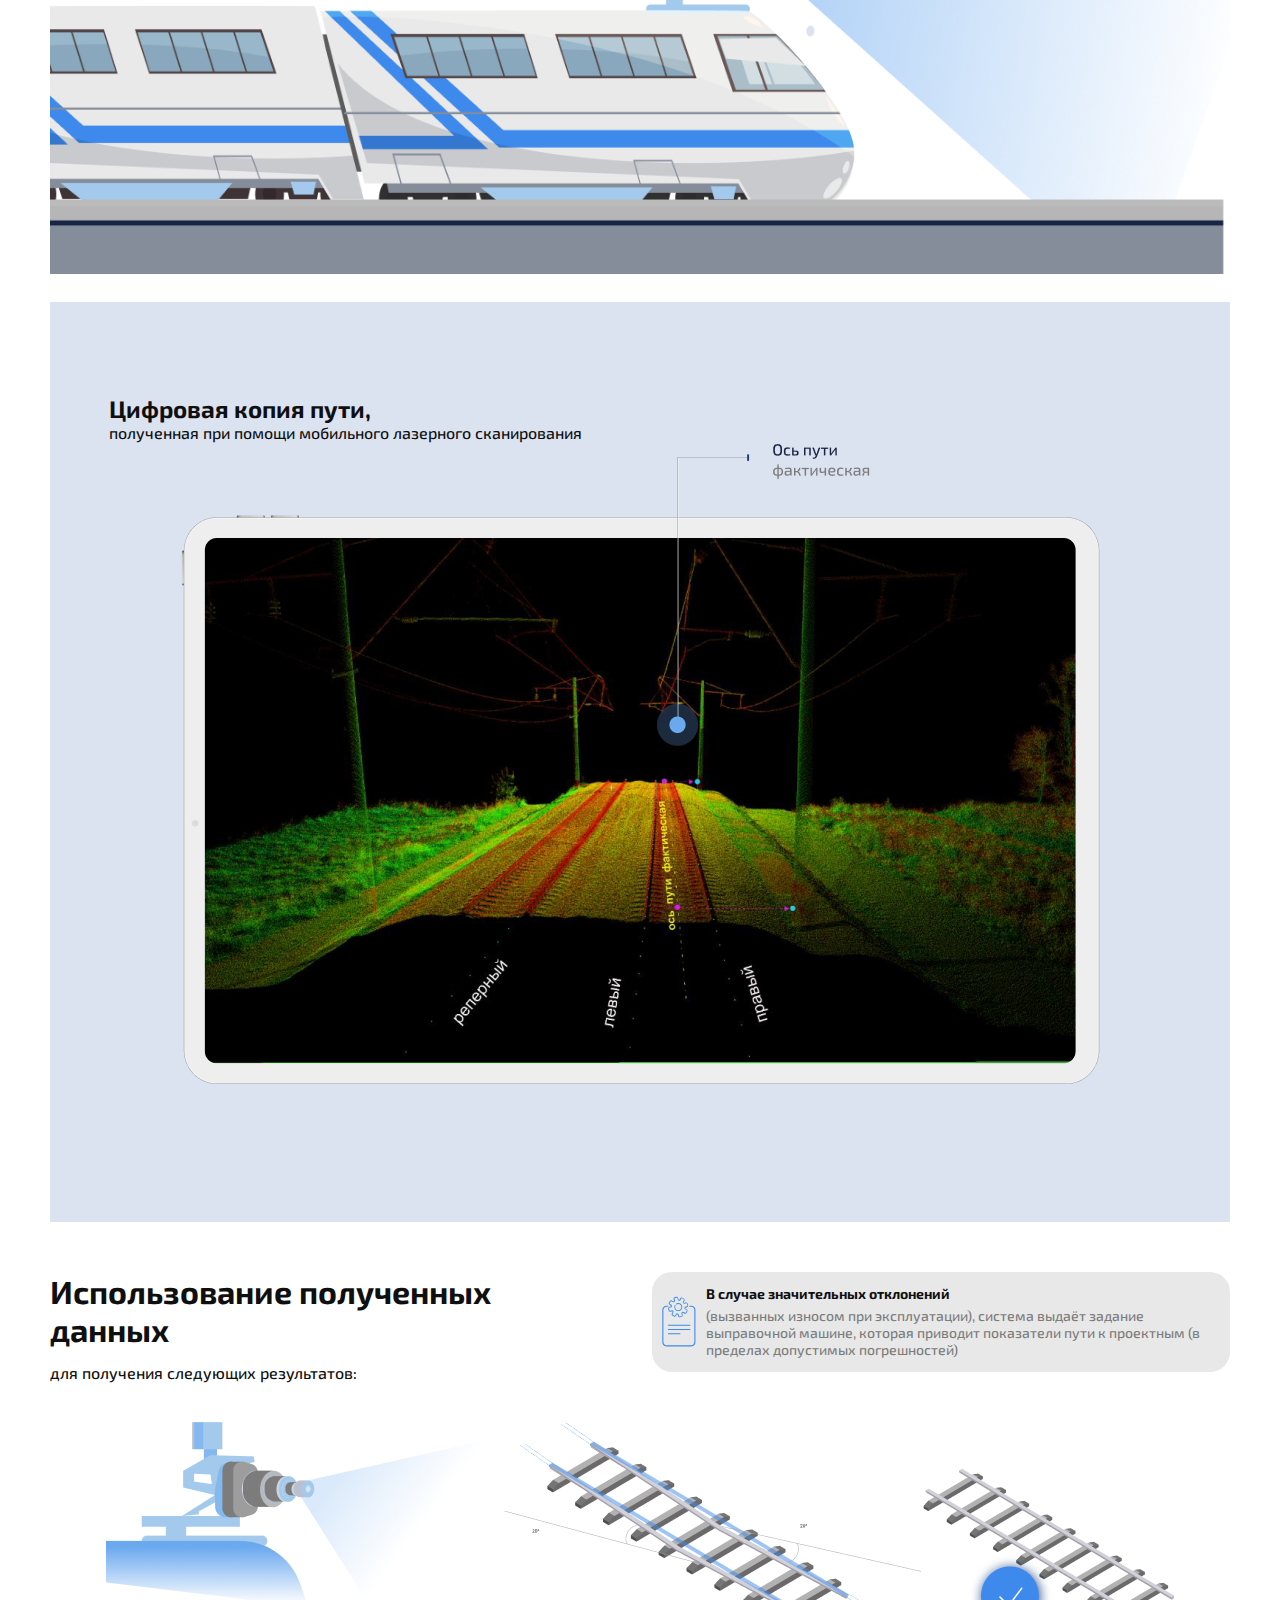
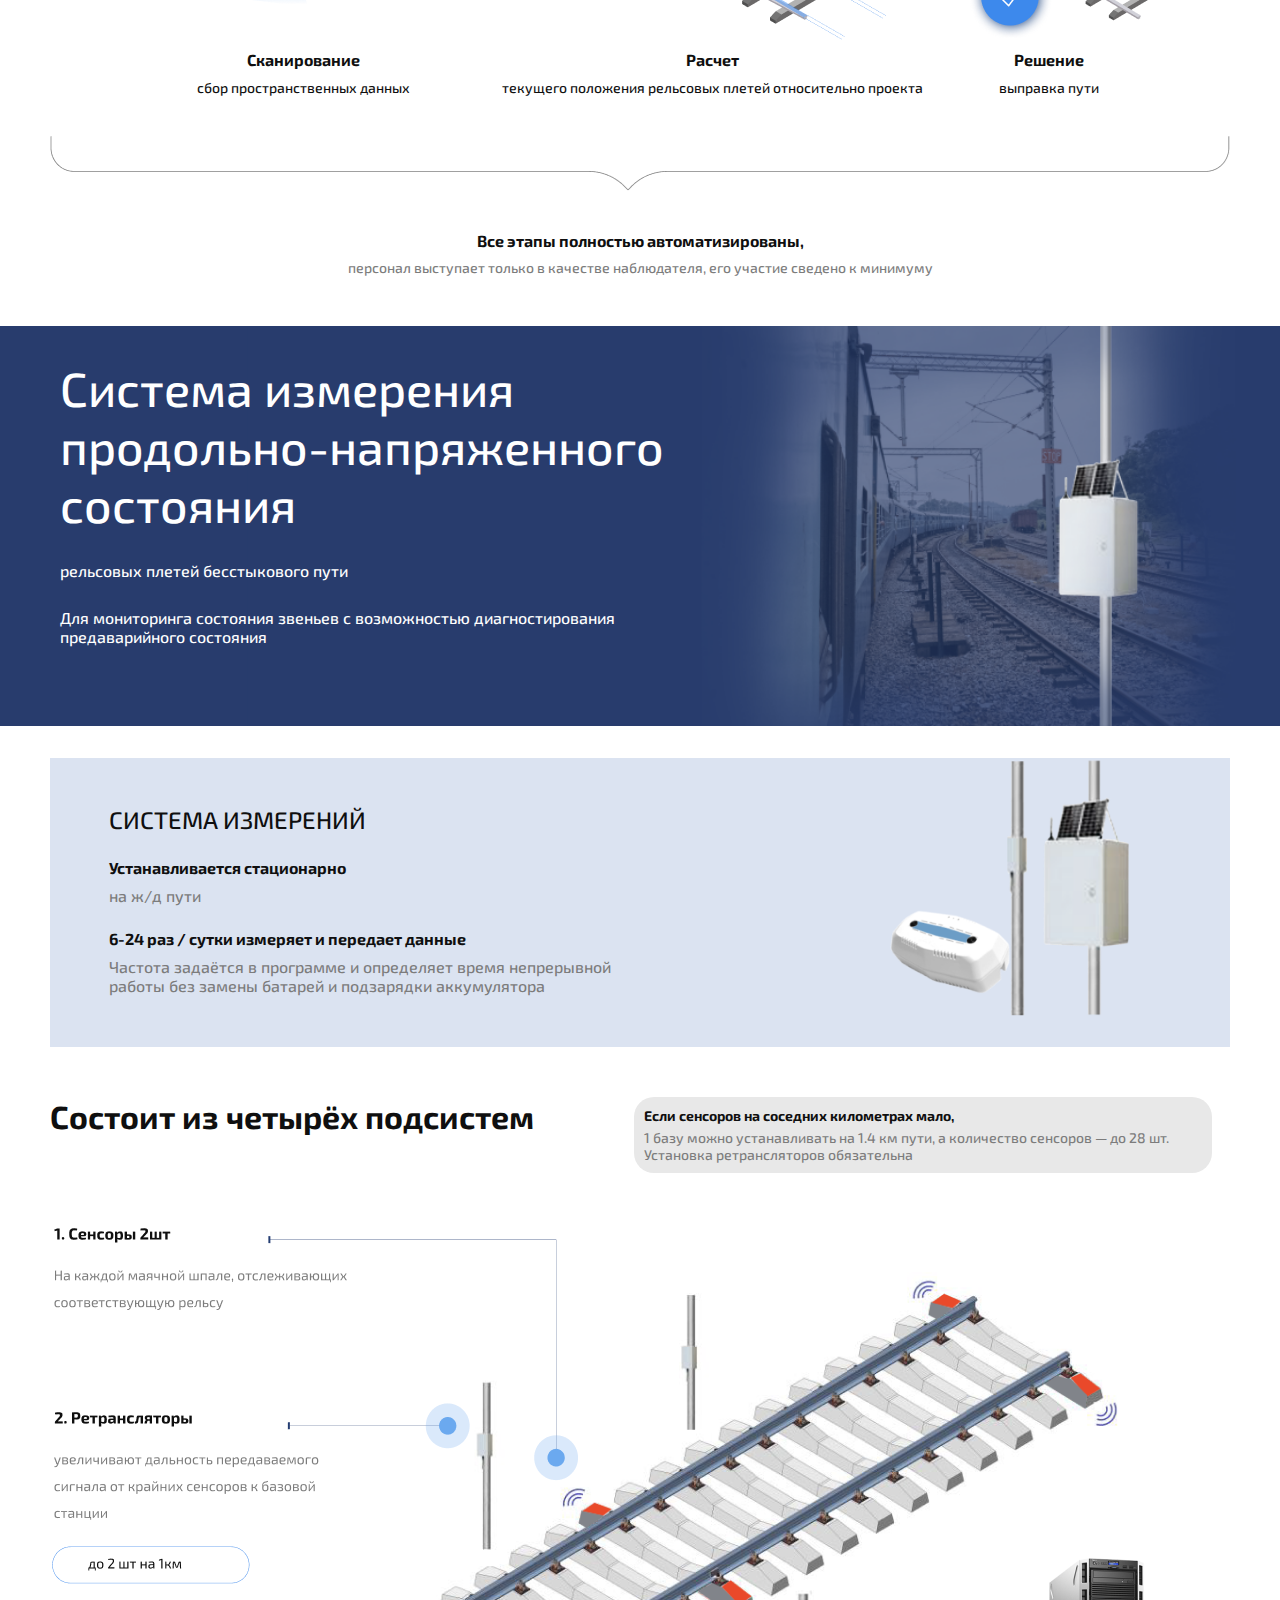
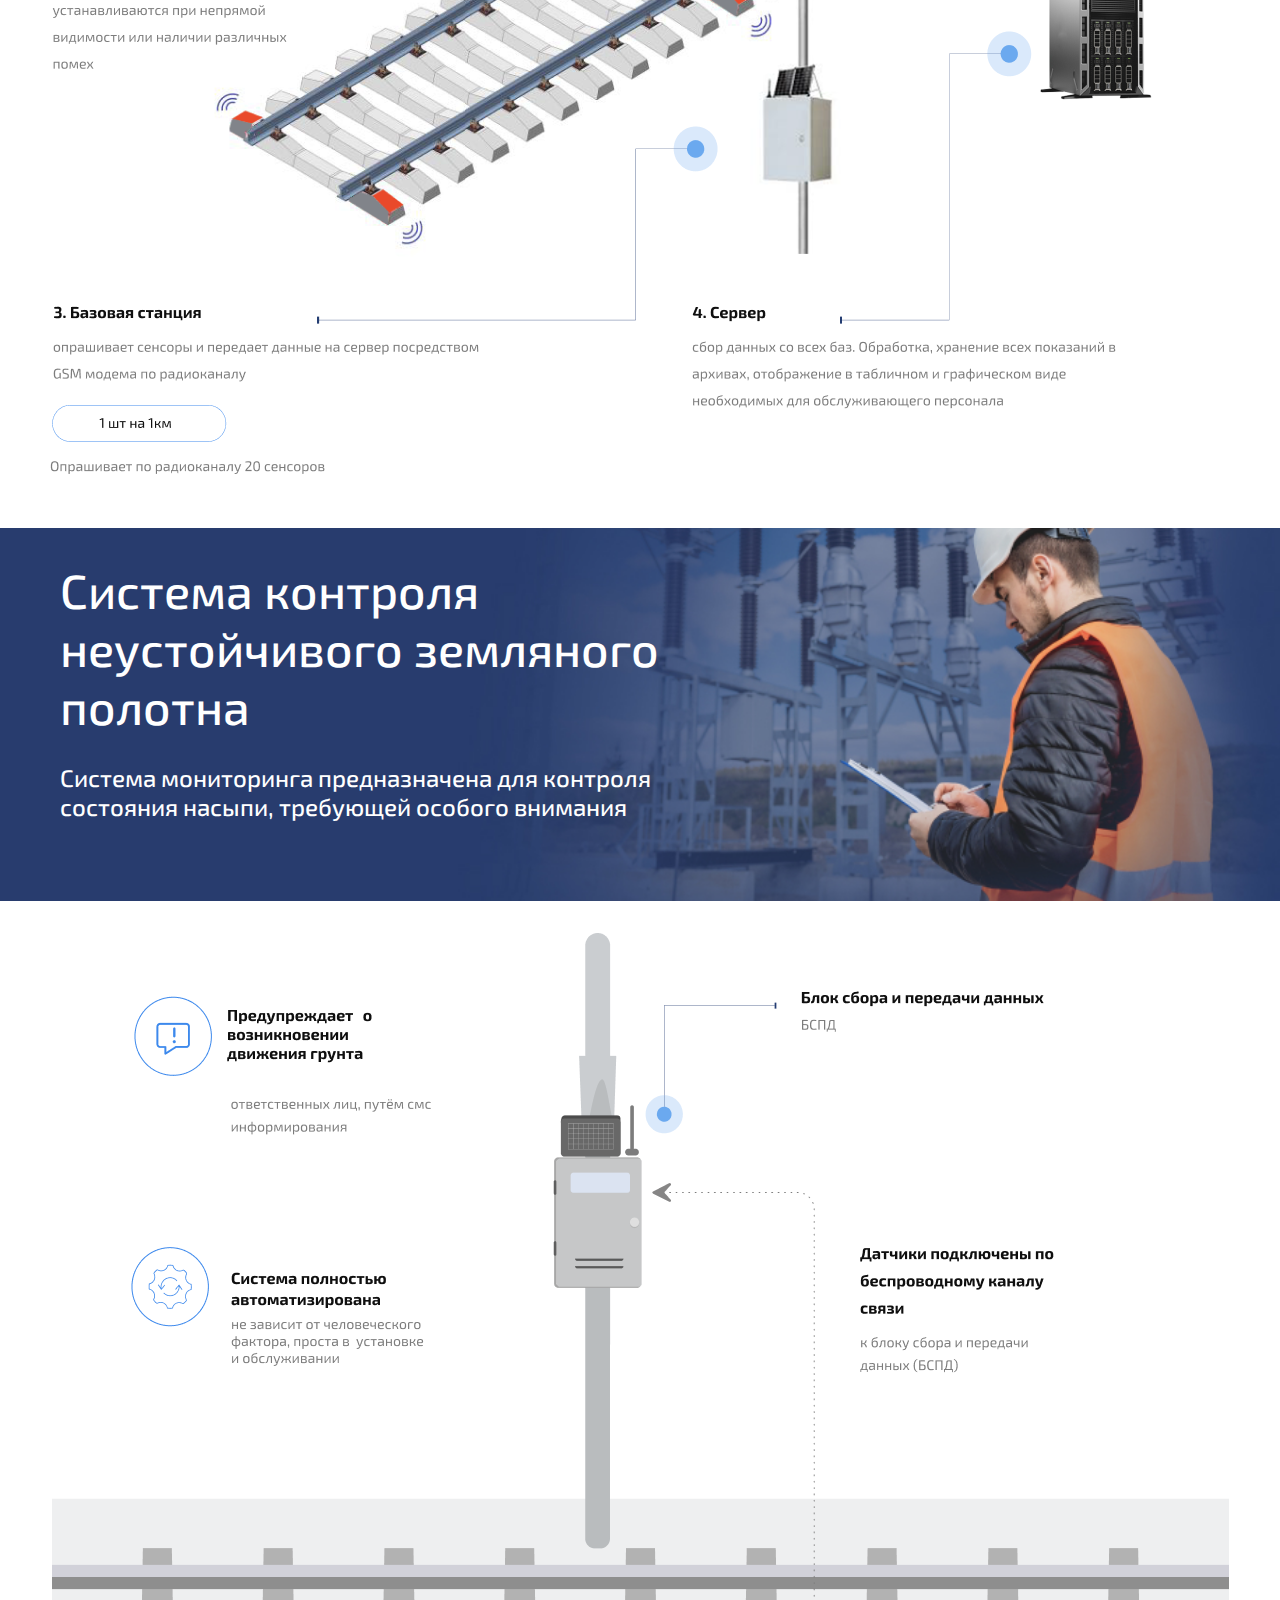
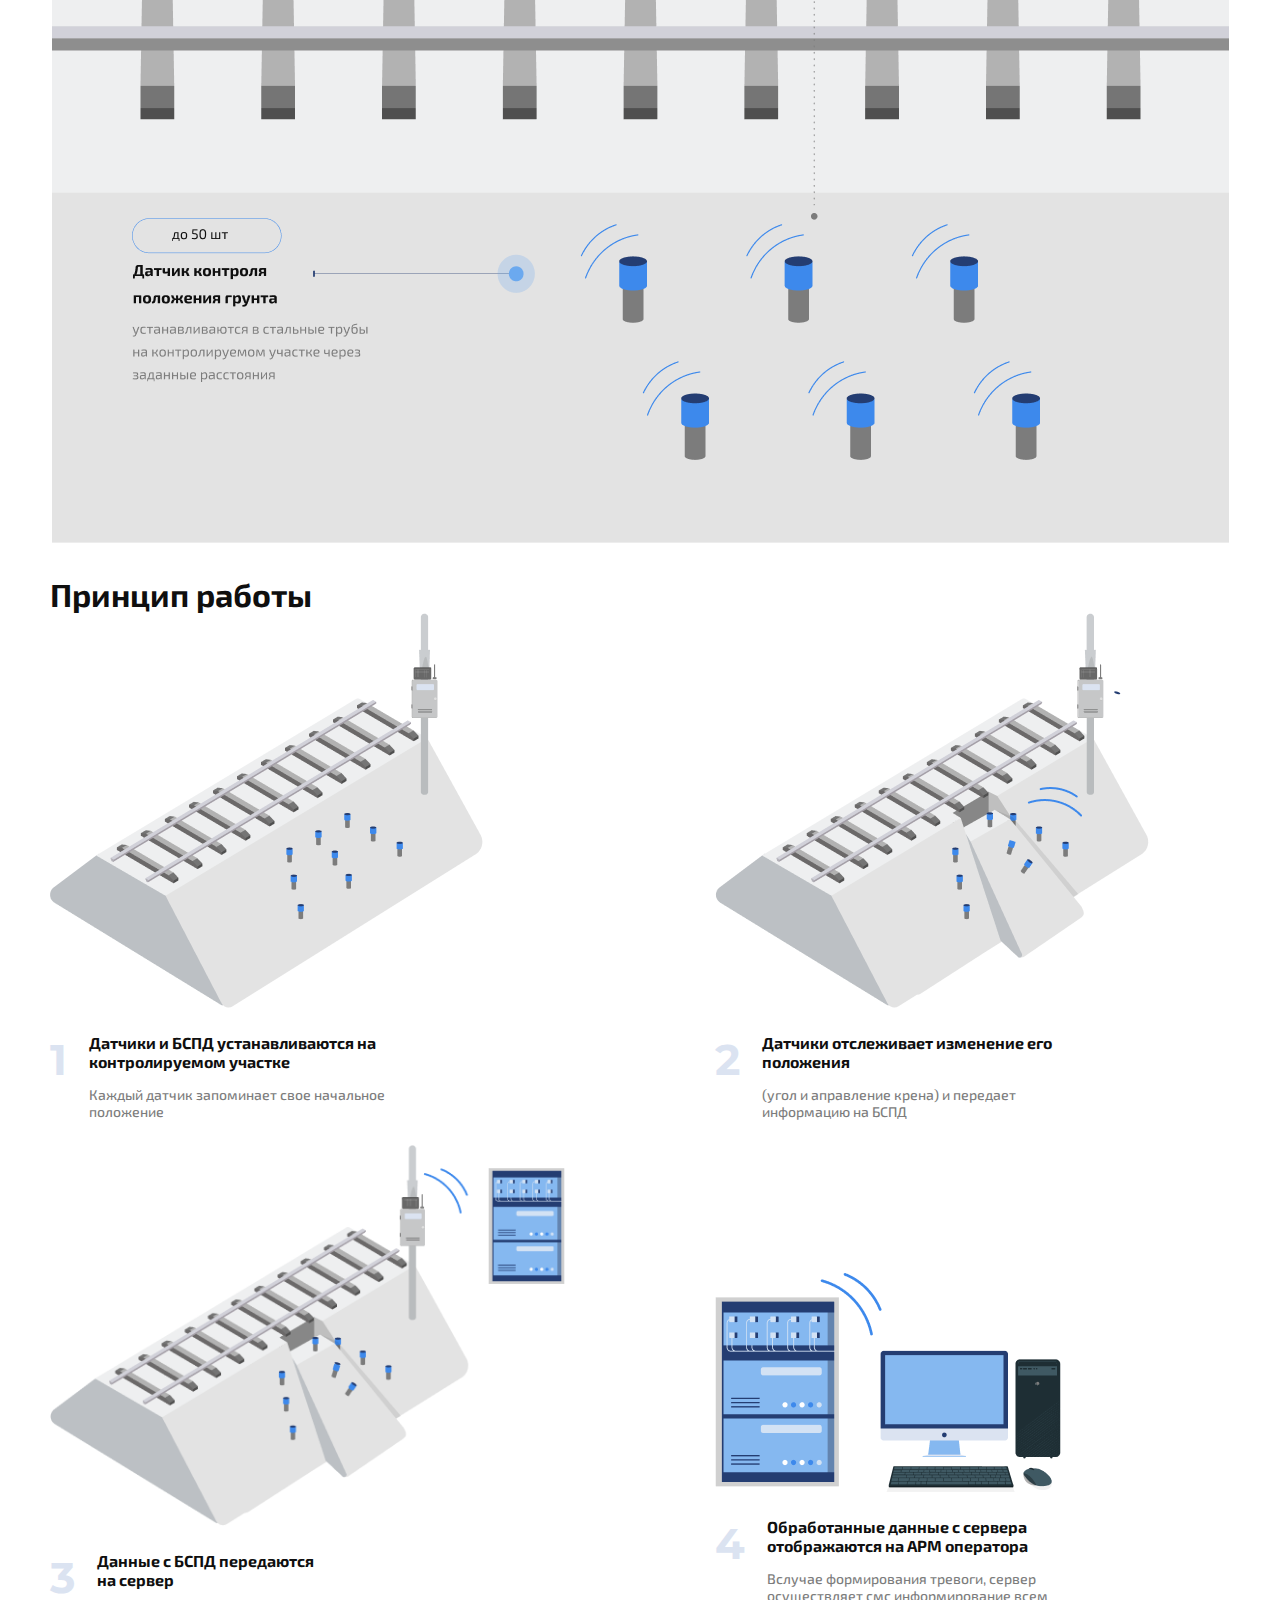
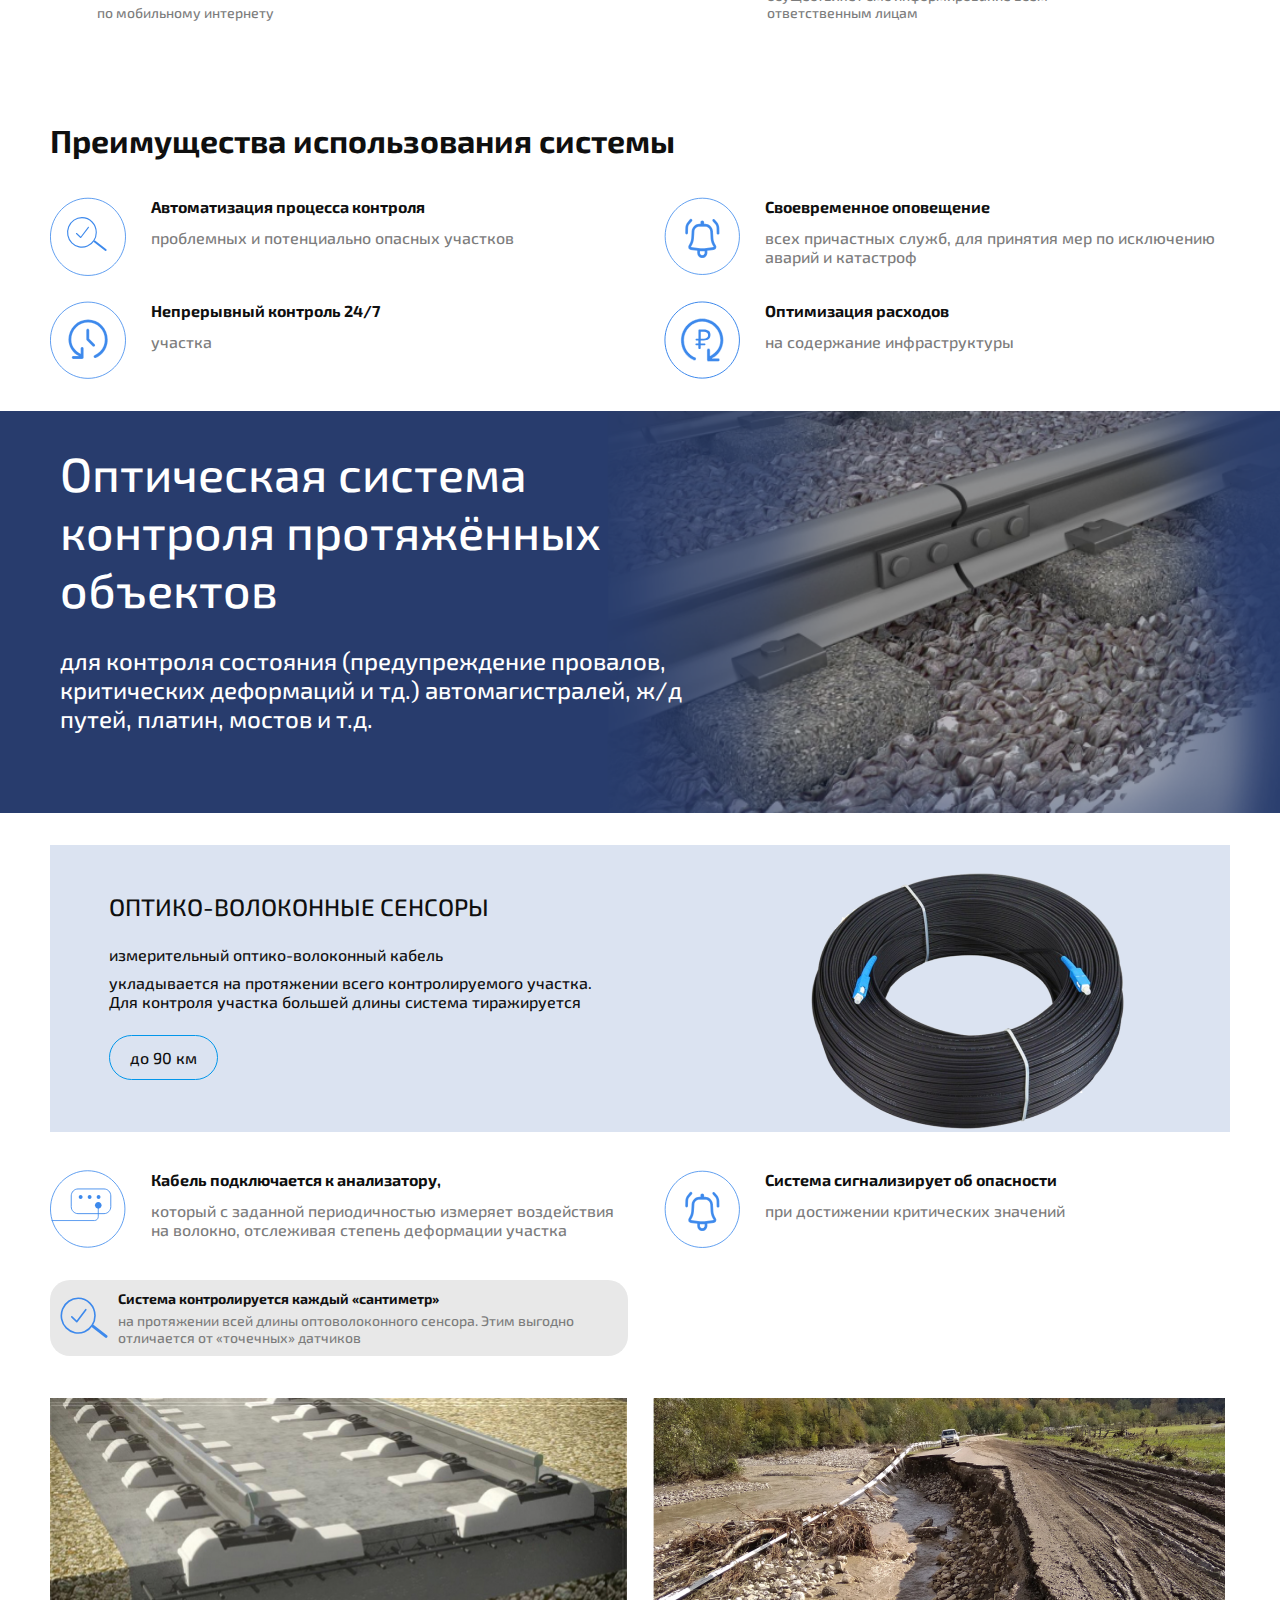
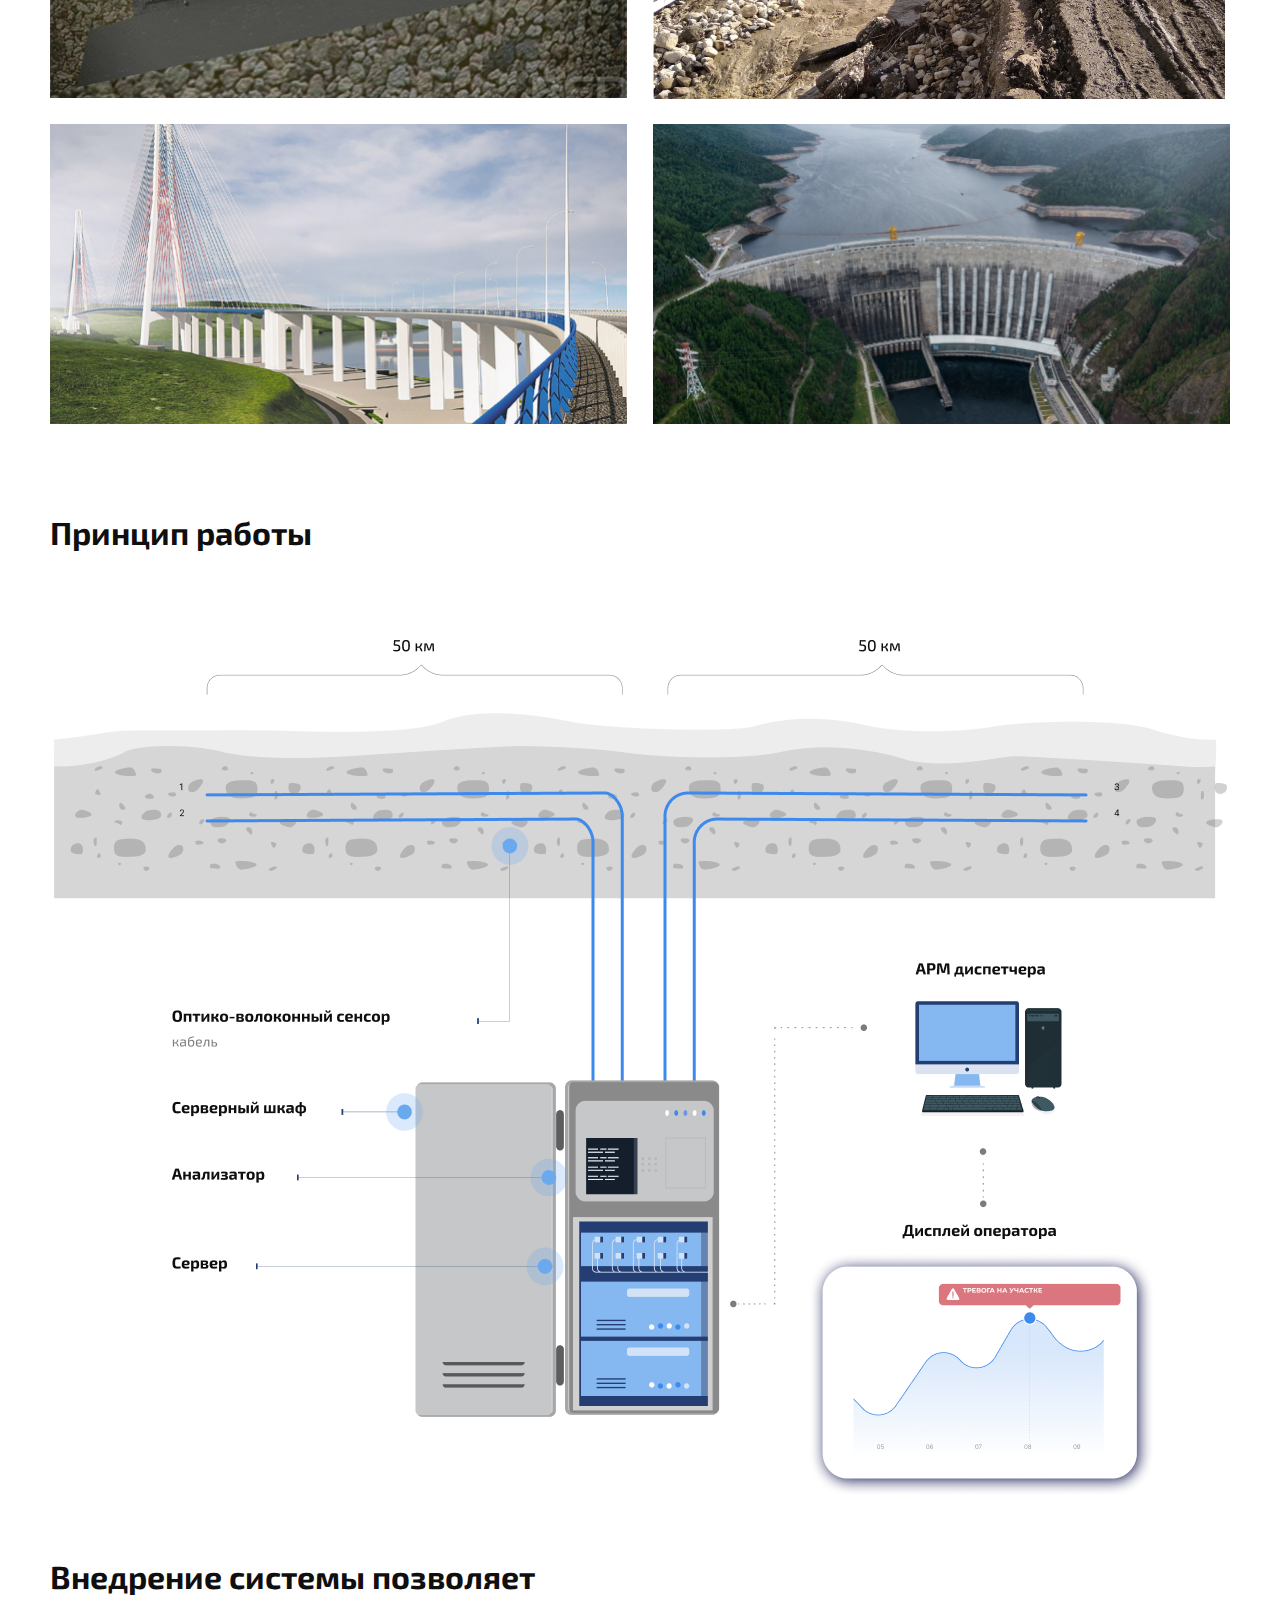
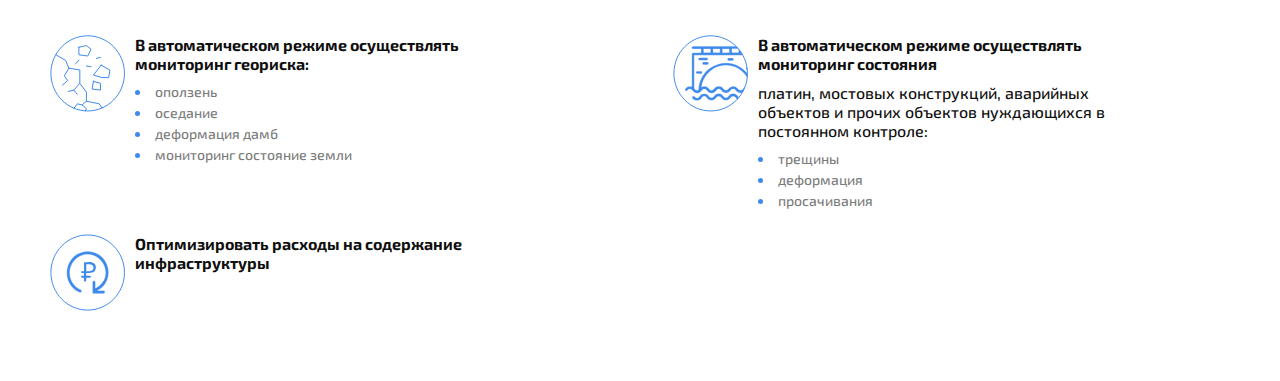
<file: innovation.html>
<!DOCTYPE html>
<html lang="ru">

<head>
  <meta charset="UTF-8">
  <meta name="viewport" content="width=device-width, initial-scale=1.0">
  <link rel="stylesheet" href="assets/css/style.css">
  <title>Инновации</title>
</head>

<body class="asbody">
  <nav>
    <ul class="aslist">
      <li>
        <a href="./index.html" style="font-size: 30px;">Разное</a>
      </li>
      <li><a href="./security.html" style="font-size: 30px;">Безопасность</a></li>
      <li><a href="./service.html" style="font-size: 30px;">Обслуживание</a></li>
      <li><a href="./company.html" style="font-size: 30px;">Строительство</a></li>
      <li><a href="./automation.html" style="font-size: 30px;">Автоматизация</a></li>
      <li><a href="./innovation.html" style="font-size: 30px;">Инновации</a></li>
      <li><a href="./energy.html" style="font-size: 30px;">Энергетика</a></li>
    </ul>
  </nav>
  <div class="aswrapper">
    <main class="asmain">
      <section class="asautomation">
        <div class="asbackground-dark">
          <div class="ascontainer-section asautomation-preview asbackground-train"
            style="background-image: url('./assets/images/innovation-page/background/primary-bg-train.png')">
            <div class="asblock13">
              <h2 class="asblock13-title">Мобильное 3D лазерное сканирование</h2>
              <p class="asblock13-subtitle">Один из самых высокотехнологичных методов съёмки (МЛС)</p>
              <p class="asblock13-subtitle">Аналог наземного лазерного сканирования (НЛС)
              </p>
              <p class="asblock13-subtitle">Ни один другой метод не даёт такой или даже близкой производительности
                при сборе пространственной информации, с высокой точностью
              </p>
            </div>
          </div>
        </div>
        <div class="asblock21 ascontainer2 asbackground-system2"
          style="background-image: url('./assets/images/innovation-page/img/img-scan.png');">
          <div class="asblock21-container">
            <p class="asblock21-title">МобильнЫЙ сканер</p>
            <div class="asblock21-wrapper">
              <div class="asblock21-text">
                <p class="astext-16 astext-bold">Устанавливается на транспортное средство</p>
                <p class="astext-16 astext-gray">на автомобили, суда, поезда и др.</p>
              </div>
              <div class="asblock21-text">
                <p class="astext-16 astext-bold">Сканирование</p>
                <p class="astext-16 astext-gray">производится при движении </p>
              </div>
            </div>
          </div>
        </div>
        <div class="asblock16 ascontainer2">
          <div class="asblock16-wrapper">
            <h2 class="asblock-title">Это лучший способ
              оптимизации производства работ</h2>
            <p class="asblock-subtitle astext-16">для получения следующих результатов:</p>
          </div>
          <ul class="asblock16-list">
            <li class="asblock16-item">
              <p class="asblock16-text astext-bold">Проведение топографической
                съёмки линейных объектов
              </p>
              <p class="asblock16-text astext-gray">автодороги, железные дороги, мосты, тоннели</p>
            </li>
            <li class="asblock16-item">
              <p class="asblock16-text astext-bold">Создание 3D моделей объектов
              </p>
            </li>
            <li class="asblock16-item">
              <p class="asblock16-text astext-bold">Оценка состояния
              </p>
              <p class="asblock16-text astext-gray">железнодорожного пути</p>
            </li>
            <li class="asblock16-item">
              <p class="asblock16-text astext-bold">Анализ проезжей части
              </p>
              <p class="asblock16-text astext-gray">продольных и поперечных уклонов</p>
            </li>
            <li class="asblock16-item">
              <p class="asblock16-text astext-bold">Создание паспорта автодороги
              </p>
            </li>
            <li class="asblock16-item">
              <p class="asblock16-text astext-bold">Построение 3D моделей рельефа
              </p>
              <p class="asblock16-text astext-gray">и дорожного покрытия</p>
            </li>
            <li class="asblock16-item">
              <p class="asblock16-text astext-bold">Оценка колейности и покрытия
              </p>
              <p class="asblock16-text astext-gray">определение продольной ровности</p>
            </li>
            <li class="asblock16-item">
              <p class="asblock16-text astext-bold">Оценка зон видимости
              </p>
            </li>
            <li class="asblock16-item">
              <p class="asblock16-text astext-bold">Создание ведомостей дорожных знаков,
              </p>
              <p class="asblock16-text astext-gray">дорожных ограждений, информационных и рекламных щитов и т.д. с
                приложением фотоматериалов</p>
            </li>
          </ul>
        </div>
        <div class="asblock17 ascontainer2">
          <div class="asblock17-wrapper">
            <img src="./assets/images/innovation-page/icons/icon-train.svg" alt="icon-train" class="asblock17-icon">
            <div class="asblock17-text">
              <p class="asblock17-title">Технология геодезического сопровождения капитальных ремонтов ж/д пути</p>
              <p class="asblock17-subtitle">с применением геоинформационных систем геопространственного лазерного
                сканирования и метода измерения стрел изгиба, в которой в т.ч. используется мобильное лазерное
                сканирование</p>
            </div>
            <span class="asbadge astext-black">1,2 уровня</span>
          </div>
        </div>
        <div class="asblock18 ascontainer2 asrelative">
          <p class="asblock18-title">Сканер, установленный на поезде</p>
          <picture class="asimage-sheme">
            <source media="(max-width: 576px)" srcset="./assets/images/innovation-page/img/img-train-min.png">
            <img class="asimage" src="./assets/images/innovation-page/img/img-train.png" alt="train">
          </picture>
        </div>
        <div class="asblock19 ascontainer2 asrelative">
          <div class="asblock19-wrapper">
            <p class="asblock19-title">Цифровая копия пути,</p>
            <p class="asblock19-subtitle astext-16">полученная при помощи мобильного лазерного сканирования</p>
          </div>
          <picture class="asimage-sheme">
            <source media="(max-width: 425px)" srcset="./assets/images/innovation-page/img/img-path-min.png">
            <img class="asimage" src="./assets/images/innovation-page/img/img-path.png" alt="Цифровая копия пути">
          </picture>
        </div>
        <div class="asblock20 ascontainer2">
          <div class="asblock20-wrapper">
            <div class="asblock20-text">
              <h2 class="asblock20-title">Использование полученных данных </h2>
              <p class="asblock20-subtitle astext-16">для получения следующих результатов:</p>
            </div>
            <div class="asinfo asbackground-info asinitial">
              <img class="asadvantages-icon2" src="./assets/images/innovation-page/icons/icon-list.svg" alt="icon-list">
              <div class="asinfo-container">
                <span class="asinfo-title astext-bold">В случае значительных отклонений</span>
                <p class="asinfo-subtitle astext-gray">(вызванных износом при эксплуатации), система выдаёт задание
                  выправочной машине, которая приводит показатели пути к проектным (в пределах допустимых погрешностей)
                </p>
              </div>
            </div>
          </div>
          <div class="asblock20-list">
            <div class="asblock20-item">
              <img src="./assets/images/innovation-page/img/img-scan2.png" alt="Сканер" class="asimage asblock20-img">
              <p class="astext-16 astext-bold">Сканирование</p>
              <p class="asblock20-subtext">сбор пространственных данных</p>
            </div>
            <div class="asblock20-item">
              <img src="./assets/images/innovation-page/img/img-path2.png" alt="Путь" class="asimage asblock20-img">
              <p class="astext-16 astext-bold">Расчет</p>
              <p class="asblock20-subtext">текущего положения рельсовых плетей относительно проекта</p>
            </div>
            <div class="asblock20-item">
              <img src="./assets/images/innovation-page/img/img-path3.png" alt="Путь" class="asimage asblock20-img">
              <p class="astext-16 astext-bold">Решение</p>
              <p class="asblock20-subtext">выправка пути</p>
            </div>
          </div>
          <picture class="asimage-sheme">
            <source media="(max-width: 576px)" srcset="./assets/images/innovation-page/img/img-line-min.png">
            <img class="asimage" src="./assets/images/innovation-page/img/img-line.png" alt="Схема системы измерений">
          </picture>
          <div class="asblock20-desc">
            <p class="astext-16 astext-bold">Все этапы полностью автоматизированы,</p>
            <p class="astext-gray">персонал выступает только в качестве наблюдателя, его участие сведено к минимуму</p>
          </div>
        </div>
      </section>
      <section class="asautomation">
        <div class="asbackground-dark">
          <div class="ascontainer-section asautomation-preview asbackground-system"
            style="background-image: url('./assets/images/innovation-page/background/primary-bg-system.png')">
            <div class="asblock13">
              <h2 class="asblock13-title">Система измерения продольно-напряженного
                состояния </h2>
              <p class="asblock13-subtitle">рельсовых плетей бесстыкового пути</p>
              <p class="asblock13-subtitle">Для мониторинга состояния звеньев с возможностью
                диагностирования предаварийного состояния
              </p>
            </div>
          </div>
        </div>
        <div class="asblock21 ascontainer2 asbackground-system3"
          style="background-image: url('./assets/images/innovation-page/img/img-system.png');">
          <div class="asblock21-container">
            <p class="asblock21-title">Система измерений</p>
            <div class="asblock21-wrapper">
              <div class="asblock21-text">
                <p class="astext-16 astext-bold">Устанавливается стационарно</p>
                <p class="astext-16 astext-gray">на ж/д пути </p>
              </div>
              <div class="asblock21-text">
                <p class="astext-16 astext-bold">6-24 раз / сутки измеряет и передает данные</p>
                <p class="astext-16 astext-gray">Частота задаётся в программе и определяет время непрерывной работы без
                  замены батарей и подзарядки аккумулятора</p>
              </div>
            </div>
          </div>
        </div>
        <div class="asblock20 ascontainer2">
          <div class="asblock20-wrapper">
            <div class="asblock20-text">
              <p class="asblock20-title">Состоит из четырёх подсистем</p>
            </div>
            <div class="asinfo asbackground-info asinitial">
              <div class="asinfo-container">
                <span class="asinfo-title astext-bold">Если сенсоров на соседних километрах мало,</span>
                <p class="asinfo-subtitle astext-gray">1 базу можно устанавливать на 1.4 км пути, а количество сенсоров
                  — до 28 шт. Установка ретрансляторов обязательна
                </p>
              </div>
            </div>
          </div>
          <picture class="asimage-sheme">
            <source media="(max-width: 576px)" srcset="./assets/images/innovation-page/img/group01-min.png">
            <img class="asimage" src="./assets/images/innovation-page/img/group01.png" alt="Схема системы измерений">
          </picture>
        </div>
      </section>
      <section class="asautomation">
        <div class="asbackground-dark">
          <div class="ascontainer-section asautomation-section asbackground-man"
            style="background-image: url('./assets/images/innovation-page/background/primary-bg-man.jpg')">
            <div class="asblock13">
              <h2 class="asblock13-title">Система контроля неустойчивого земляного полотна</h2>
              <p class="astext-24 astext-white">Система мониторинга предназначена для контроля состояния насыпи,
                требующей особого внимания</p>
            </div>
          </div>
        </div>
        <div class="asblock21 ascontainer2">
          <picture class="asimage-sheme">
            <source media="(max-width: 576px)" srcset="./assets/images/innovation-page/img/group02-min.png">
            <img class="asimage" src="./assets/images/innovation-page/img/group02.png" alt="Схема системы контроля">
          </picture>
        </div>
        <div class="asblock22 ascontainer2">
          <h2 class="asblock22-title">Принцип работы</h2>
          <div class="asblock22-list">
            <div class="asblock22-item">
              <img class="asimage" src="./assets/images/innovation-page/img/img-rail1.png" alt="Датчики и БСПД">
              <div class="asblock22-wrapper">
                <p class="asblock22-number">1</p>
                <div class="asblock22-wrapper2">
                  <p class="astext-16 astext-bold">Датчики и БСПД устанавливаются на контролируемом участке</p>
                  <p class="astext-gray">Каждый датчик запоминает свое начальное положение</p>
                </div>
              </div>
            </div>
            <div class="asblock22-item">
              <img class="asimage" src="./assets/images/innovation-page/img/img-rail2.png" alt="Датчики и БСПД">
              <div class="asblock22-wrapper">
                <p class="asblock22-number">2</p>
                <div class="asblock22-wrapper2">
                  <p class="astext-16 astext-bold">Датчики отслеживает изменение его положения</p>
                  <p class="astext-gray">(угол и аправление крена) и передает информацию на БСПД</p>
                </div>
              </div>
            </div>
            <div class="asblock22-item">
              <img class="asimage" src="./assets/images/innovation-page/img/img-rail3.png" alt="Датчики и БСПД">
              <div class="asblock22-wrapper">
                <p class="asblock22-number">3</p>
                <div class="asblock22-wrapper2">
                  <p class="astext-16 astext-bold">Данные с БСПД передаются <br> на сервер</p>
                  <p class="astext-gray">по мобильному интернету</p>
                </div>
              </div>
            </div>
            <div class="asblock22-item">
              <img class="asimage" src="./assets/images/innovation-page/img/img-server.png" alt="Датчики и БСПД">
              <div class="asblock22-wrapper">
                <p class="asblock22-number">4</p>
                <div class="asblock22-wrapper2">
                  <p class="astext-16 astext-bold">Обработанные данные с сервера отображаются на АРМ оператора</p>
                  <p class="astext-gray">Вслучае формирования тревоги, сервер осуществляет смс информирование
                    всем ответственным лицам</p>
                </div>
              </div>
            </div>
          </div>
        </div>
        <div class="asblock23 ascontainer2">
          <h2 class="asblock23-title">Преимущества использования системы</h2>
          <div class="ascontainer-advantages ascontainer2">
            <ul class="asadvantages-list">
              <li class="asadvantages-item">
                <img class="asadvantages-icon1" src="./assets/images/innovation-page/icons/icon-search2.svg"
                  alt="icon-search">
                <div class="asitem-container">
                  <p class="asadvantages-title">Автоматизация процесса контроля</p>
                  <p class="astext-16 astext-gray">проблемных и потенциально опасных участков</p>
                </div>
              </li>
              <li class="asadvantages-item">
                <img class="asadvantages-icon1" src="./assets/images/innovation-page/icons/icon-bell.svg"
                  alt="icon-bell">
                <div class="asitem-container">
                  <p class="asadvantages-title">Своевременное оповещение</p>
                  <p class="astext-16 astext-gray">всех причастных служб, для принятия мер по исключению аварий и
                    катастроф
                  </p>
                </div>
              </li>
              <li class="asadvantages-item">
                <img class="asadvantages-icon1" src="./assets/images/innovation-page/icons/icon-arrow-right.svg"
                  alt="icon-arrow-right">
                <div class="asitem-container">
                  <p class="asadvantages-title">Непрерывный контроль 24/7</p>
                  <p class="astext-16 astext-gray">участка
                  </p>
                </div>
              </li>
              <li class="asadvantages-item">
                <img class="asadvantages-icon1" src="./assets/images/innovation-page/icons/icon-arrow-circle.svg"
                  alt="icon-arrow-circle">
                <div class="asitem-container">
                  <p class="asadvantages-title">Оптимизация расходов</p>
                  <p class="astext-16 astext-gray">на содержание инфраструктуры
                  </p>
                </div>
              </li>
            </ul>
          </div>
        </div>
      </section>
      <section class="asautomation">
        <div class="asbackground-dark">
          <div class="ascontainer-section asautomation-preview asbackground-rail"
            style="background-image: url('./assets/images/innovation-page/background/primary-bg-rail.png')">
            <div class="asblock13">
              <h2 class="asblock13-title">Оптическая система контроля протяжённых объектов</h2>
              <p class="astext-24 astext-white">для контроля состояния (предупреждение провалов, критических деформаций
                и
                тд.) автомагистралей, ж/д путей, платин, мостов и т.д.</p>
            </div>
          </div>
        </div>
        <div class="asblock21 ascontainer2 asbackground-cable"
          style="background-image: url('./assets/images/innovation-page/img/img-cable.png');">
          <div class="asblock21-container">
            <p class="asblock21-title">Оптико-волоконные сенсоры</p>
            <div class="asblock21-wrapper">
              <div class="asblock21-text">
                <p class="astext-16">измерительный оптико-волоконный кабель</p>
                <p class="astext-16">укладывается на протяжении всего контролируемого участка. <br> Для контроля участка
                  большей длины система тиражируется</p>
              </div>
              <span class="asbadge astext-black">до 90 км</span>
            </div>
          </div>
        </div>
        <div class="ascontainer-advantages ascontainer2">
          <ul class="asadvantages-list">
            <li class="asadvantages-item">
              <img class="asadvantages-icon1" src="./assets/images/innovation-page/icons/icon-connect.svg"
                alt="icon-connect">
              <div class="asitem-container">
                <p class="asadvantages-title">Кабель подключается к анализатору,</p>
                <p class="astext-16 astext-gray">который с заданной периодичностью измеряет воздействия на волокно,
                  отслеживая степень деформации участка</p>
              </div>
            </li>
            <li class="asadvantages-item">
              <img class="asadvantages-icon1" src="./assets/images/innovation-page/icons/icon-bell.svg" alt="icon-bell">
              <div class="asitem-container">
                <p class="asadvantages-title">Система сигнализирует об опасности</p>
                <p class="astext-16 astext-gray">при достижении критических значений
                </p>
              </div>
            </li>
          </ul>
        </div>
        <div class="asblock24 ascontainer2">
          <div class="asinfo asbackground-info asinitial">
            <img class="asadvantages-icon2" src="./assets/images/innovation-page/icons/icon-search.svg"
              alt="icon-search">
            <div class="asinfo-container">
              <span class="asinfo-title astext-bold">Система контролируется каждый «сантиметр»</span>
              <p class="asinfo-subtitle astext-gray">на протяжении всей длины оптоволоконного сенсора. Этим выгодно
                отличается от «точечных» датчиков</p>
            </div>
          </div>
        </div>
        <div class="asblock25 ascontainer2">
          <div class="asblock25-wrapper">
            <img class="asimage asblock25-img" src="./assets/images/innovation-page/img/gallery-01.jpg" alt="Рельсы">
            <img class="asimage asblock25-img" src="./assets/images/innovation-page/img/gallery-02.jpg" alt="Дорога">
            <img class="asimage asblock25-img" src="./assets/images/innovation-page/img/gallery-03.jpg" alt="Мост">
            <img class="asimage asblock25-img" src="./assets/images/innovation-page/img/gallery-04.jpg" alt="Дамба">
          </div>
        </div>
        <div class="asblock26 ascontainer2">
          <h2 class="asblock26-title">Принцип работы</h2>
          <picture class="asimage-sheme">
            <source media="(max-width: 576px)" srcset="./assets/images/innovation-page/img/group03-min.png">
            <img class="asimage" src="./assets/images/innovation-page/img/group03.png" alt="Схема системы кабелей">
          </picture>
        </div>
        <div class="asblock27 ascontainer2">
          <h2 class="asblock27-title">Внедрение системы позволяет</h2>
          <ul class="asblock27-list">
            <li class="asblock27-item">
              <img class="asblock27-icon" src="./assets/images/innovation-page/icons/icon-earth.svg" alt="иконка земли">
              <div class="asblock27-wrapper">
                <p class="astext-16 astext-bold">В автоматическом режиме осуществлять мониторинг геориска:</p>
                <ul class="asblock27-list2">
                  <li class="asblock27-item2">оползень</li>
                  <li class="asblock27-item2">оседание</li>
                  <li class="asblock27-item2">деформация дамб</li>
                  <li class="asblock27-item2">мониторинг состояние земли</li>
                </ul>
              </div>
            </li>
            <li class="asblock27-item">
              <img class="asblock27-icon" src="./assets/images/innovation-page/icons/icon-bridge.svg"
                alt="иконка моста">
              <div class="asblock27-wrapper">
                <p class="astext-16 astext-bold">В автоматическом режиме осуществлять мониторинг состояния</p>
                <p class="astext-16">платин, мостовых конструкций, аварийных объектов и прочих объектов
                  нуждающихся в постоянном контроле:</p>
                <ul class="asblock27-list2">
                  <li class="asblock27-item2">трещины</li>
                  <li class="asblock27-item2">деформация</li>
                  <li class="asblock27-item2">просачивания</li>
                </ul>
              </div>
            </li>
            <li class="asblock27-item">
              <img class="asblock27-icon" src="./assets/images/innovation-page/icons/icon-arrow-circle.svg"
                alt="иконка круговой стрелки">
              <div class="asblock27-wrapper">
                <p class="astext-16 astext-bold">Оптимизировать расходы на содержание инфраструктуры</p>
              </div>
            </li>
          </ul>
        </div>
      </section>
    </main>
  </div>
</body>

</html>
</file>
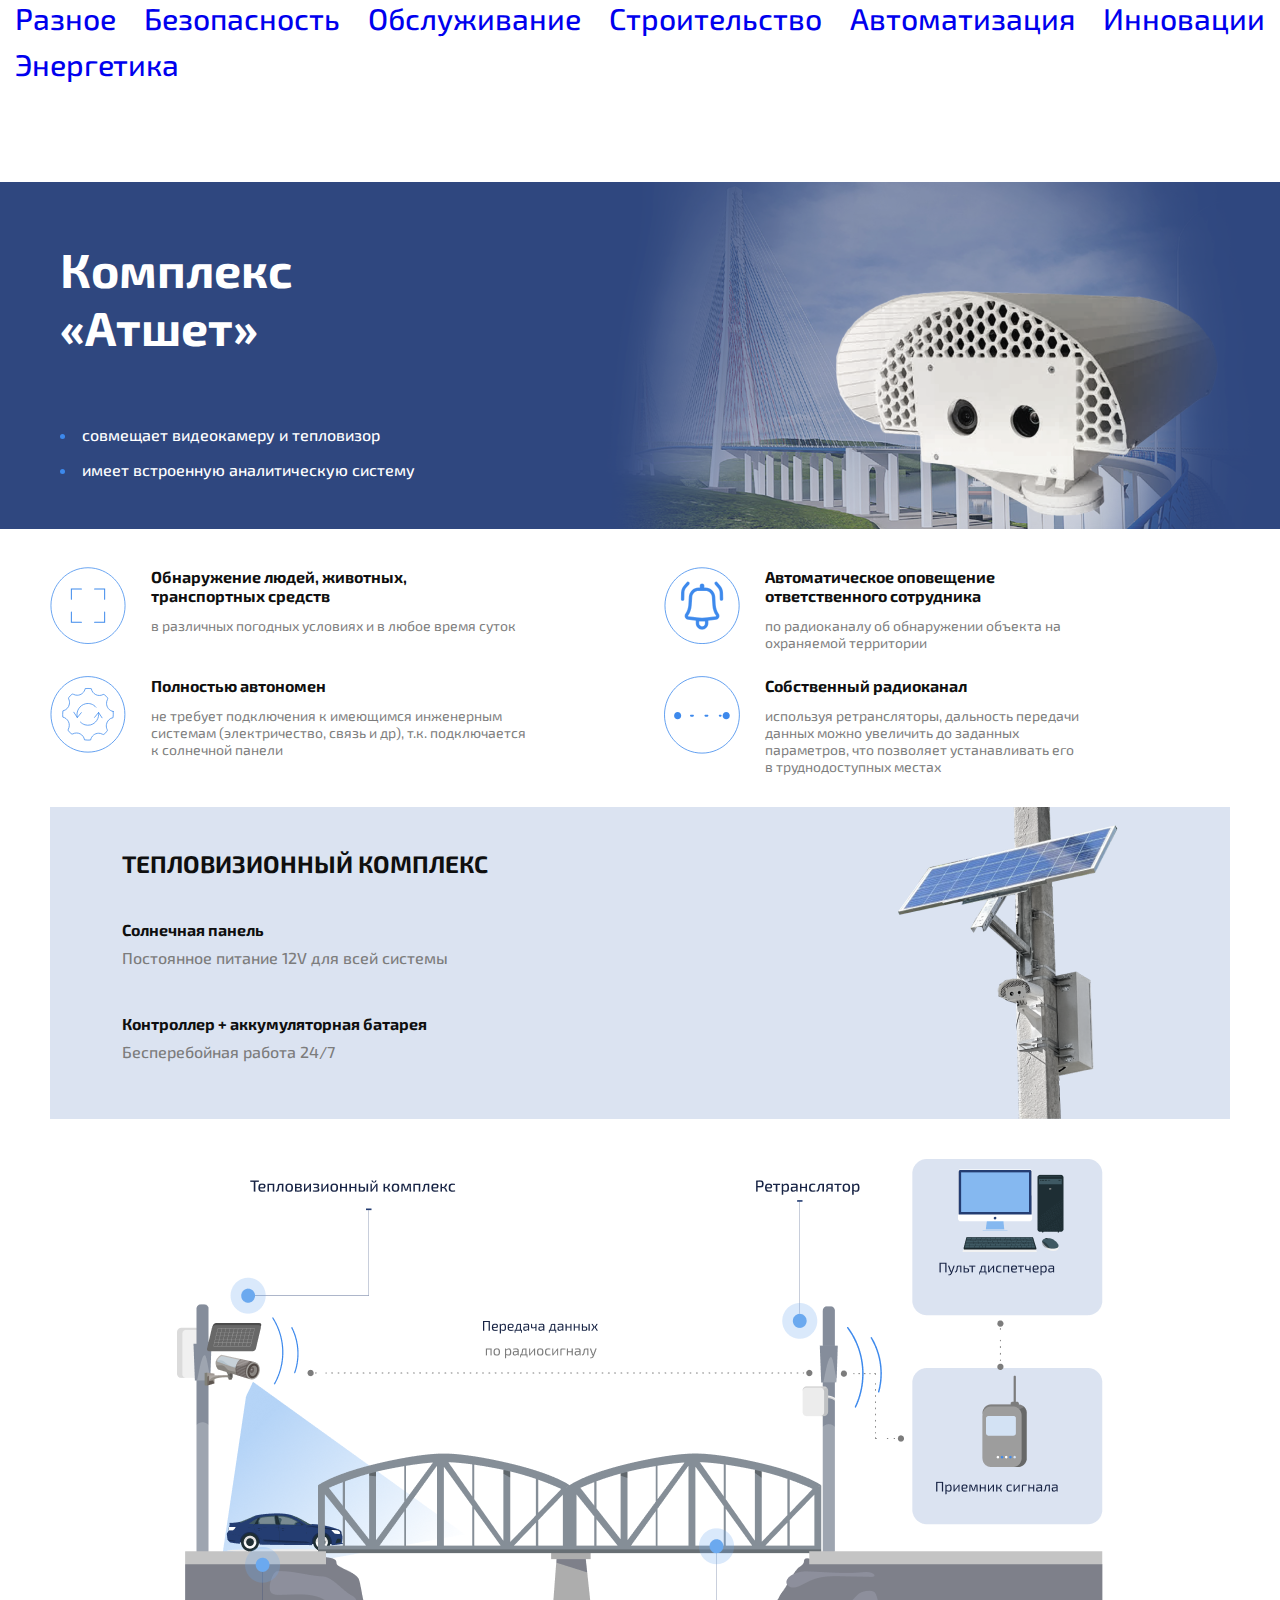
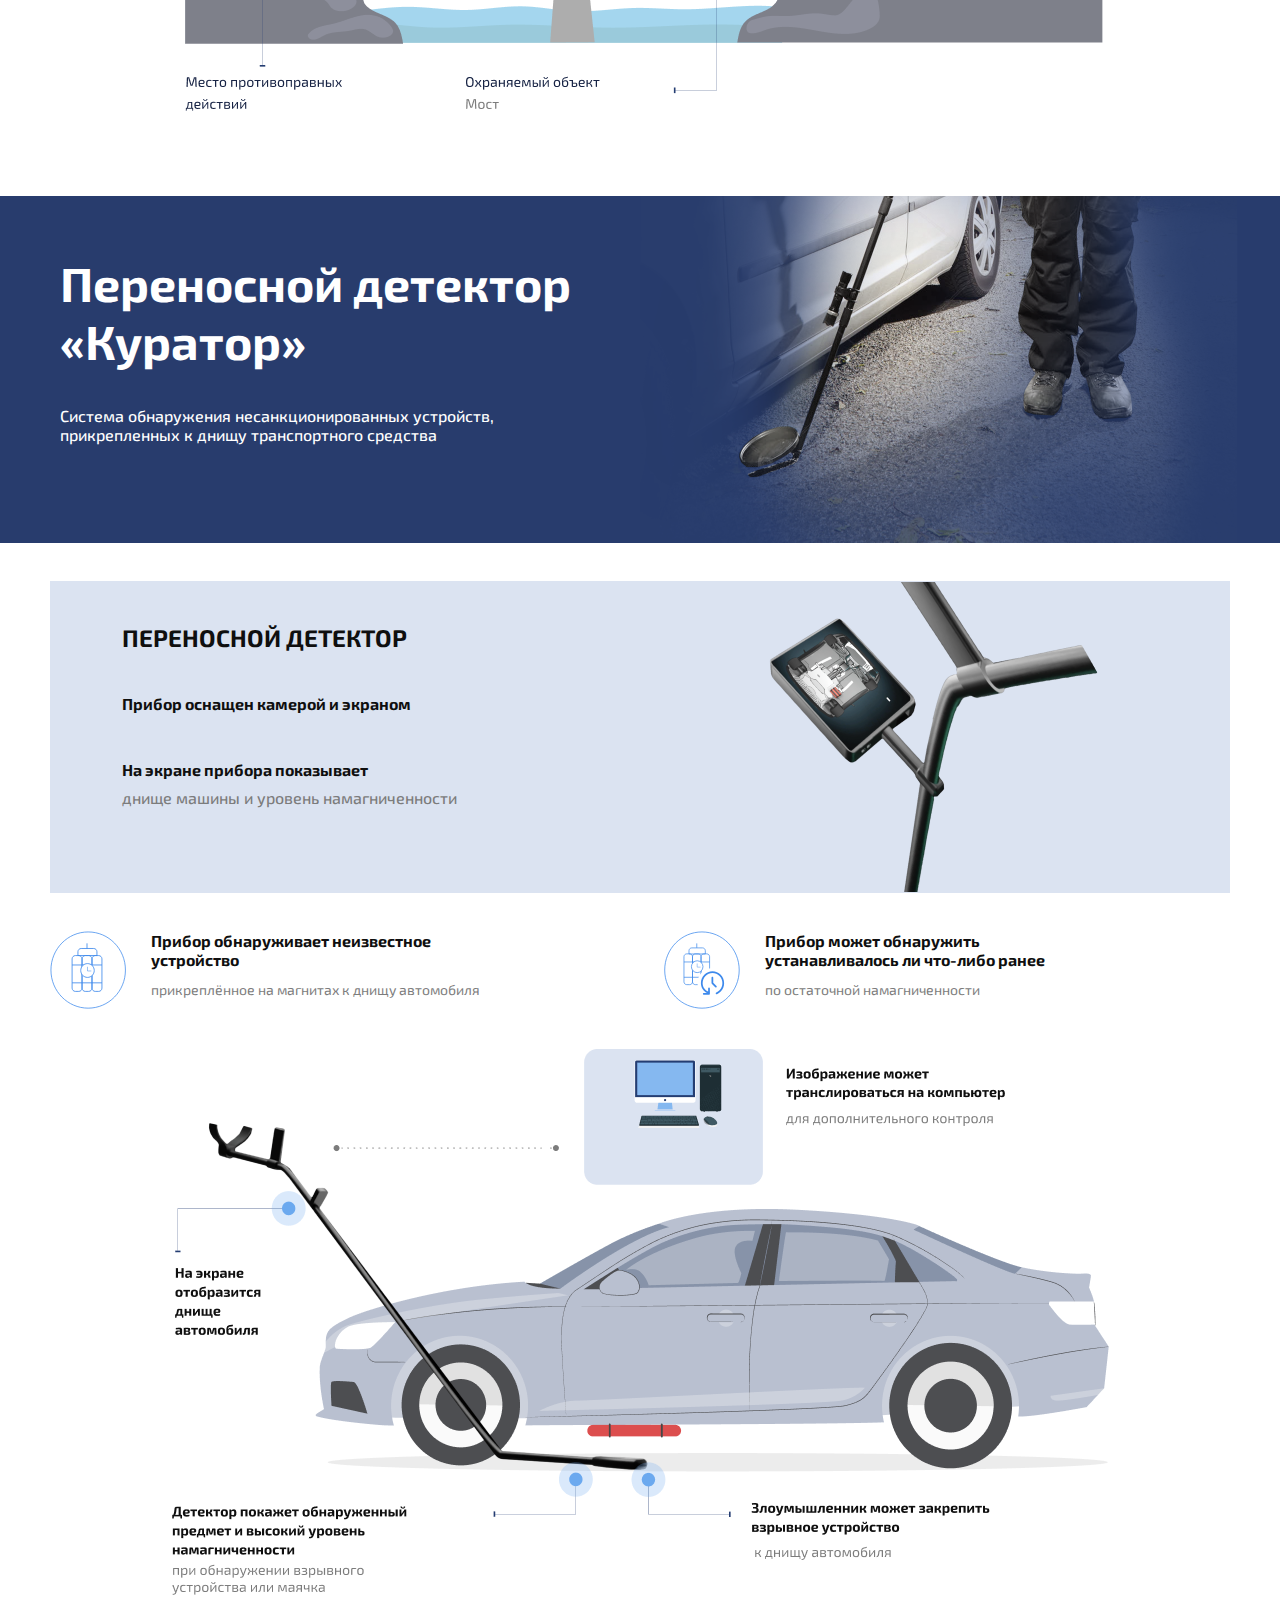
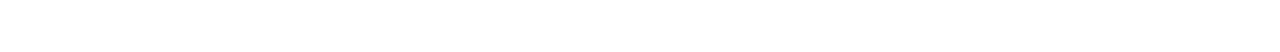
<file: security.html>
<!DOCTYPE html>
<html lang="ru">

<head>
  <meta charset="UTF-8">
  <meta name="viewport" content="width=device-width, initial-scale=1.0">
  <link rel="stylesheet" href="assets/css/style.css">
  <title>Безопасность</title>
</head>

<body class="asbody">
  <nav>
    <ul class="aslist">
      <li>
        <a href="./index.html" style="font-size: 30px;">Разное</a>
      </li>
      <li><a href="./security.html" style="font-size: 30px;">Безопасность</a></li>
      <li><a href="./service.html" style="font-size: 30px;">Обслуживание</a></li>
      <li><a href="./company.html" style="font-size: 30px;">Строительство</a></li>
      <li><a href="./automation.html" style="font-size: 30px;">Автоматизация</a></li>
      <li><a href="./innovation.html" style="font-size: 30px;">Инновации</a></li>
      <li><a href="./energy.html" style="font-size: 30px;">Энергетика</a></li>
    </ul>
  </nav>
  <div class="aswrapper">
    <main class="asmain">
      <section class="assystem">
        <div class="asbackground-dark2">
          <div class="ascontainer-preview ascontainer-section asbackground-bridge1"
            style="background-image: url('./assets/images/security-page/background/primary-bg-bridge.png');">
            <div class="aspreview-left">
              <h2 class="astitle">Комплекс <br> «Атшет»</h2>
              <ul class="ascomposition-list asbride-list">
                <li class="ascomposition-item astext-white">совмещает видеокамеру и тепловизор</li>
                <li class="ascomposition-item astext-white">имеет встроенную аналитическую систему</li>
              </ul>
            </div>
          </div>
        </div>
        <div class="ascontainer-advantages ascontainer2">
          <ul class="asadvantages-list">
            <li class="asadvantages-item">
              <img class="asadvantages-icon1" src="./assets/images/security-page/icons/icon-square.svg"
                alt="иконка квадрата">
              <div class="asitem-container">
                <p class="asadvantages-title">Обнаружение людей, животных, <br> транспортных средств</p>
                <p class="asadvantages-subtitle">в различных погодных условиях и в любое время суток</p>
              </div>
            </li>
            <li class="asadvantages-item">
              <img class="asadvantages-icon1" src="./assets/images/security-page/icons/icon-bell.svg"
                alt="иконка колокольчика">
              <div class="asitem-container">
                <p class="asadvantages-title">Автоматическое оповещение <br> ответственного сотрудника</p>
                <p class="asadvantages-subtitle">по радиоканалу об обнаружении объекта на <br> охраняемой территории
                </p>
              </div>
            </li>
            <li class="asadvantages-item">
              <img class="asadvantages-icon1" src="./assets/images/security-page/icons/icon-autonome.svg"
                alt="иконка шестерёнка">
              <div class="asitem-container">
                <p class="asadvantages-title">Полностью автономен</p>
                <p class="asadvantages-subtitle">не требует подключения к имеющимся инженерным <br> системам
                  (электричество, связь и др), т.к. подключается <br> к солнечной панели
                </p>
              </div>
            </li>
            <li class="asadvantages-item">
              <img class="asadvantages-icon1" src="./assets/images/security-page/icons/icon-line.svg"
                alt="иконка линий">
              <div class="asitem-container">
                <p class="asadvantages-title">Собственный радиоканал</p>
                <p class="asadvantages-subtitle">используя ретрансляторы, дальность передачи <br> данных можно увеличить до заданных <br> параметров, что позволяет устанавливать его <br> в труднодоступных местах
                </p>
              </div>
            </li>
          </ul>
        </div>
        <div class="ascontainer-composition ascontainer2 asbackground-bridge2"
          style="background-image: url('./assets/images/security-page/background/secondary-bg-bridge.png');">
          <div class="ascomposition-left">
            <h3 class="ascomposition-title">Тепловизионный комплекс</h3>
            <div class="ascomposition-wrapper">
              <div class="ascomposition-block">
                <p class="astext-16 astext-bold">Солнечная панель</p>
                <p class="astext-16 astext-gray">Постоянное питание 12V для всей системы</p>
              </div>
              <div class="ascomposition-block">
                <p class="astext-16 astext-bold">Контроллер + аккумуляторная батарея</p>
                <p class="astext-16 astext-gray">Бесперебойная работа 24/7</p>
              </div>
            </div>
          </div>
        </div>
        <div class="ascontainer-sheme ascontainer2">
          <picture class="asimage-sheme">
            <source media="(max-width: 425px)" srcset="./assets/images/security-page/img/group-01-min.png">
            <img class="asimage" src="./assets/images/security-page/img/group-01.png" alt="Схема системы моста">
          </picture>
        </div>
      </section>
      <section class="asquadro">
        <div class="asbackground-dark">
          <div class="ascontainer-preview ascontainer-section asbackground-detector1"
            style="background-image: url('./assets/images/security-page/background/primary-bg-detector.png');">
            <div class="aspreview-left">
              <h2 class="astitle asquadro-desc">Переносной детектор <br> «Куратор»</h2>
              <p class="asdescription asdetector-desc">Система обнаружения несанкционированных устройств, прикрепленных
                к днищу
                транспортного средства</p>
            </div>
          </div>
        </div>
        <div class="ascontainer-composition ascontainer2 asbackground-detector2 asmt"
          style="background-image: url('assets/images/security-page/background/secondary-bg-detector.png');">
          <div class="ascomposition-left">
            <h3 class="ascomposition-title">Переносной детектор</h3>
            <div class="ascomposition-wrapper">
              <div class="ascomposition-block">
                <p class="astext-16 astext-bold asdetector-desc">Прибор оснащен камерой и экраном</p>
              </div>
              <div class="ascomposition-block">
                <p class="astext-16 astext-bold">На экране прибора показывает</p>
                <p class="astext-16 astext-gray asdetector-desc">днище машины и уровень намагниченности
                </p>
              </div>
            </div>
          </div>
        </div>
        <div class="ascontainer-advantages ascontainer2">
          <ul class="asadvantages-list">
            <li class="asadvantages-item">
              <img class="asadvantages-icon1" src="./assets/images/security-page/icons/icon-bomb.svg"
                alt="иконка бомбы">
              <div class="asitem-container">
                <p class="asadvantages-title">Прибор обнаруживает неизвестное <br> устройство</p>
                <p class="asadvantages-subtitle">прикреплённое на магнитах к днищу автомобиля
                </p>
              </div>
            </li>
            <li class="asadvantages-item">
              <img class="asadvantages-icon1" src="./assets/images/security-page/icons/icon-time.svg"
                alt="иконка времени">
              <div class="asitem-container">
                <p class="asadvantages-title">Прибор может обнаружить <br> устанавливалось ли что-либо ранее</p>
                <p class="asadvantages-subtitle">по остаточной намагниченности</p>
              </div>
            </li>
          </ul>
        </div>
        <div class="ascontainer-sheme ascontainer2">
          <picture class="asimage-sheme">
            <source media="(max-width: 425px)" srcset="./assets/images/security-page/img/group-02-min.png">
            <img class="asimage" src="./assets/images/security-page/img/group-02.png" alt="Схема детектора">
          </picture>
        </div>
      </section>
    </main>
  </div>
</body>

</html>
</file>
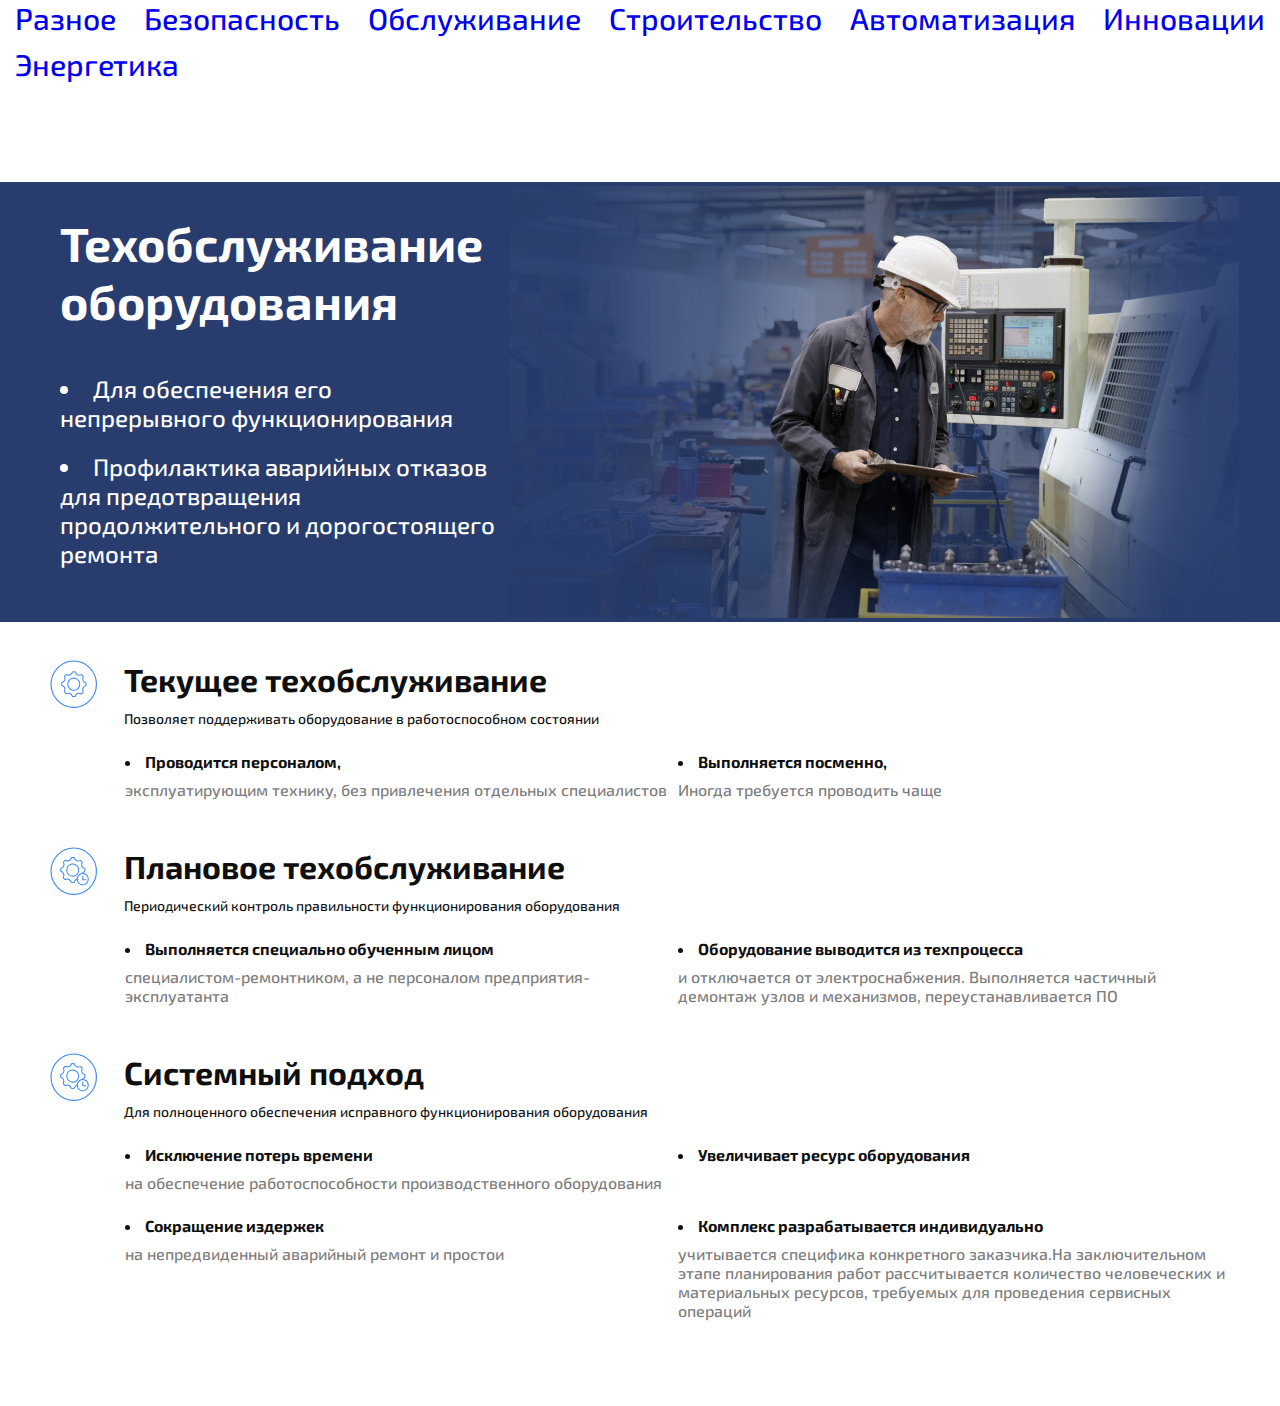
<file: service.html>
<!DOCTYPE html>
<html lang="ru">

<head>
  <meta charset="UTF-8">
  <meta name="viewport" content="width=device-width, initial-scale=1.0">
  <link rel="stylesheet" href="assets/css/style.css">
  <title>Обслуживание</title>
</head>

<body class="asbody">
  <nav>
    <ul class="aslist">
      <li>
        <a href="./index.html" style="font-size: 30px;">Разное</a>
      </li>
      <li><a href="./security.html" style="font-size: 30px;">Безопасность</a></li>
      <li><a href="./service.html" style="font-size: 30px;">Обслуживание</a></li>
      <li><a href="./company.html" style="font-size: 30px;">Строительство</a></li>
      <li><a href="./automation.html" style="font-size: 30px;">Автоматизация</a></li>
      <li><a href="./innovation.html" style="font-size: 30px;">Инновации</a></li>
      <li><a href="./energy.html" style="font-size: 30px;">Энергетика</a></li>
    </ul>
  </nav>
  <div class="aswrapper">
    <main class="asmain">
      <section class="assystem">
        <div class="asbackground-dark">
          <div class="ascontainer-preview ascontainer-section asbackground-service1"
            style="background-image: url('./assets/images/service-page/background/primary-bg-service.png');">
            <div class="aspreview">
              <h2 class="aspreview-title">Техобслуживание <br> оборудования</h2>
              <ul class="aspreview-wrapper">
                <li class="aspreview-text">Для обеспечения его непрерывного функционирования
                </li>
                <li class="aspreview-text">Профилактика аварийных отказов для предотвращения
                  продолжительного и дорогостоящего ремонта
                </li>
              </ul>
            </div>
          </div>
        </div>
        <div class="ascontainer-advantages ascontainer2 asmb-86">
          <ul class="asadvantages-list asnowrap asflex-col asgap-48">
            <li class="asadvantages-item asmax-width asflex-col">
              <div class="asadvantages-wrapper">
                <img class="asadvantages-icon2" src="./assets/images/service-page/icons/icon-screw.svg" alt="иконка шестерёнка">
                <div class="asitem-container">
                  <span class="asservice-title">Текущее техобслуживание</span>
                  <p class="asservice-description">Позволяет поддерживать оборудование в работоспособном состоянии</p>
                </div>
              </div>
              <ul class="asservice-list2">
                <li class="asservice-item aswidth-50">
                  <span class="astext-16 astext-bold">Проводится персоналом,</span>
                  <p class="astext-16 astext-gray asmt-9">эксплуатирующим технику, без привлечения отдельных специалистов</p>
                </li>
                <li class="asservice-item aswidth-50">
                  <span class="astext-16 astext-bold">Выполняется посменно,</span>
                  <p class="astext-16 astext-gray asmt-9">Иногда требуется проводить чаще
                  </p>
                </li>
              </ul>
            </li>
            <li class="asadvantages-item asmax-width asflex-col">
              <div class="asadvantages-wrapper">
                <img class="asadvantages-icon2" src="./assets/images/service-page/icons/icon-screw2.svg" alt="иконка шестерёнка">
                <div class="asitem-container">
                  <span class="asservice-title">Плановое техобслуживание</span>
                  <p class="asservice-description">Периодический контроль правильности функционирования оборудования
                  </p>
                </div>
              </div>
              <ul class="asservice-list2">
                <li class="asservice-item aswidth-50">
                  <span class="astext-16 astext-bold">Выполняется специально обученным лицом</span>
                  <p class="astext-16 astext-gray asmt-9">специалистом-ремонтником, а не персоналом предприятия-эксплуатанта
                  </p>
                </li>
                <li class="asservice-item aswidth-50">
                  <span class="astext-16 astext-bold">Оборудование выводится из техпроцесса</span>
                  <p class="astext-16 astext-gray asmt-9">и отключается от электроснабжения. Выполняется частичный демонтаж
                    узлов и механизмов, переустанавливается ПО
                  </p>
                </li>
              </ul>
            </li>
            <li class="asadvantages-item asmax-width asflex-col">
              <div class="asadvantages-wrapper">
                <img class="asadvantages-icon2" src="./assets/images/service-page/icons/icon-screw2.svg" alt="иконка шестерёнка">
                <div class="asitem-container">
                  <span class="asservice-title">Системный подход
                  </span>
                  <p class="asservice-description">Для полноценного обеспечения исправного функционирования оборудования
                  </p>
                </div>
              </div>
              <ul class="asservice-list2">
                <li class="asservice-item aswidth-50">
                  <span class="astext-16 astext-bold">Исключение потерь времени</span>
                  <p class="astext-16 astext-gray asmt-9">на обеспечение работоспособности производственного оборудования
                  </p>
                </li>
                <li class="asservice-item aswidth-50">
                  <span class="astext-16 astext-bold">Увеличивает ресурс оборудования
                  </span>
                </li>
                <li class="asservice-item aswidth-50">
                  <span class="astext-16 astext-bold">Сокращение издержек</span>
                  <p class="astext-16 astext-gray asmt-9">на непредвиденный аварийный ремонт и простои
                  </p>
                </li>
                <li class="asservice-item aswidth-50">
                  <span class="astext-16 astext-bold">Комплекс разрабатывается индивидуально</span>
                  <p class="astext-16 astext-gray asmt-9">учитывается специфика конкретного заказчика.На заключительном этапе планирования работ рассчитывается количество человеческих и материальных ресурсов, требуемых для проведения сервисных операций
                  </p>
                </li>
              </ul>
            </li>
          </ul>
        </div>
      </section>
    </main>
  </div>
</body>

</html>
</file>
<file: assets/css/style.css>
/*==================== FONTS ====================*/
@import url('https://fonts.googleapis.com/css2?family=Exo+2:wght@400;500;700;800&display=swap');

@import url('https://fonts.googleapis.com/css2?family=Montserrat:wght@700&display=swap');

/*==================== BASE ====================*/
* {
  box-sizing: border-box;
  margin: 0;
  padding: 0;
  /* border: 1px solid red; */
}

.asbody {
  font-family: 'Exo 2', sans-serif;
  font-size: 14px;
  color: #0f0f0f;
  background-color: #fff;
  font-weight: 500;
}

.asimage {
  max-width: 100%;
  height: auto;
}

/* TEXT */
.astext-black {
  color: #0f0f0f !important;
}

.astext-white {
  color: #fff !important;
}

.astext-gray {
  color: #7c7c7c !important;
}

.astext-bold {
  font-weight: bold !important;
}

.astext-blue {
  color: #0296ea !important;
}

.astitle {
  padding: 58px 0 36px 0;
  font-size: 48px;
  color: #fff;
}

.asdescription {
  font-size: 16px;
  color: #fff;
}

.asblock-title {
  font-size: 32px;
  font-weight: bold;
}

.astext-24 {
  font-size: 24px;
  font-weight: 500;
}

.astext-16 {
  font-size: 16px;
  font-weight: 500;
}

.astext-14 {
  font-size: 14px;
  font-weight: 500;
}

.astext-12 {
  font-size: 12px;
  font-weight: 500;
}

.astext-upper {
  text-transform: uppercase;
}

.astext-center {
  text-align: center;
}

/* POSITION */

.asrelative {
  position: relative;
}

.asabsolute {
  position: absolute;
}

.asinitial {
  position: initial !important;
}

.asnowrap {
  flex-wrap: nowrap !important;
}

.asflex-col {
  flex-direction: column !important;
}

.asflex-start {
  align-items: flex-start !important;
}

.asmax-width {
  width: 100% !important;
}

.aswidth-50 {
  width: 50% !important;
}

.asmb-86 {
  margin-bottom: 86px !important;
}

.asmb-60 {
  margin-bottom: 60px !important;
}

.asmt {
  margin-top: 38px !important;
}

.asgap-48 {
  gap: 48px !important;
}

.asmt-9 {
  margin-top: 9px !important;
}

/* BACKGROUNDS */
.asbackground-dark {
  background-color: #283c6d;
}

.asbackground-dark2 {
  background-color: #2f477f;
}

.asbackground-info {
  display: flex;
  justify-content: center;
  align-items: center;
  gap: 10px;
  max-width: 578px;
  background-color: #e8e8e8;
  padding: 10px;
  border-radius: 20px;
  margin-bottom: 10px;
}

.asbackground-chip1 {
  background-color: #283c6d;
  background-repeat: no-repeat;
  background-position: right;
}

.asbackground-chip2 {
  background-color: #dbe3f1;
  background-repeat: no-repeat;
  background-position: bottom right;
}

.asbackground-quadro1 {
  background-color: #283c6d;
  background-repeat: no-repeat;
  background-position: bottom right;
}

.asbackground-quadro2 {
  background-color: #dbe3f1;
  background-repeat: no-repeat;
  background-position: right;
}

.asbackground-bridge1 {
  background-color: #2f477f;
  background-repeat: no-repeat;
  background-position: bottom right;
}

.asbackground-bridge2 {
  background-color: #dbe3f1;
  background-repeat: no-repeat;
  background-position: 90%;
}

.asbackground-detector1 {
  background-color: #283c6d;
  background-repeat: no-repeat;
  background-position: center;
}

.asbackground-detector2 {
  background-color: #dbe3f1;
  background-repeat: no-repeat;
  background-position: right;
}

.asbackground-service1 {
  background-color: #283c6d;
  background-repeat: no-repeat;
  background-position: right;
}

.asbackground-company1 {
  background-color: #283c6d;
  background-repeat: no-repeat;
  background-position: center;
}

.asbackground-tractor {
  background-color: #3d89ec;
  background-repeat: no-repeat;
  background-position: bottom right;
}

.asbackground-human {
  background-color: #e8e8e8;
  background-repeat: no-repeat;
  background-position: bottom right;
}

.asbackground-pc {
  background-color: #182445;
  background-repeat: no-repeat;
  background-position: bottom right;
}

.asbackground-asautomation1 {
  background-color: #283c6d;
  background-repeat: no-repeat;
  background-position: 100% 100%;
}

.asbackground-control {
  background-color: #dbe3f1;
  background-repeat: no-repeat;
  background-position: 90% bottom;
}

.asbackground-enginer {
  background-color: #283c6d;
  background-repeat: no-repeat;
  background-position: 100% 100%;
}

.asbackground-techno {
  background-color: #283c6d;
  background-repeat: no-repeat;
  background-position: 100% 100%;
}

.asbackground-train {
  background-color: #283c6d;
  background-repeat: no-repeat;
  background-position: 100%;
  background-size: contain;
}

.asbackground-dynamic {
  background-color: #dbe3f1;
  background-repeat: no-repeat;
  background-position: 90% center;
}

.asbackground-system {
  background-color: #283c6d;
  background-repeat: no-repeat;
  background-position: 100%;
  background-size: contain;
}

.asbackground-system2 {
  background-color: #dbe3f1;
  background-repeat: no-repeat;
  background-position: 90% top;
}

.asbackground-system3 {
  background-color: #dbe3f1;
  background-repeat: no-repeat;
  background-position: 90% bottom;
  background-size: contain;
}

.asbackground-cable {
  background-color: #dbe3f1;
  background-repeat: no-repeat;
  background-position: 90% top;
}

.asbackground-man {
  background-color: #283c6d;
  background-repeat: no-repeat;
  background-position: bottom right;
  background-size: cover;
}

.asbackground-rail {
  background-color: #283c6d;
  background-repeat: no-repeat;
  background-position: bottom right;
  background-size: contain;
}

.asbackground-information {
  background-color: #283c6d;
  background-repeat: no-repeat;
  background-position: 100%;
}

.asbackground-navigation {
  background-color: #283c6d;
  background-repeat: no-repeat;
  background-position: 100%;
}

.asbackground-video {
  background-color: #2f477f;
  background-repeat: no-repeat;
  background-position: bottom;
}

.asbackground-monitoring {
  background-color: #283c6d;
  background-repeat: no-repeat;
  background-position: 100%;
  background-size: contain;
}

.asbackground-locker {
  background-color: #dbe3f1;
  background-repeat: no-repeat;
  background-position: 90% bottom;
}

.asbackground-case {
  background-color: #dbe3f1;
  background-repeat: no-repeat;
  background-position: 90% top;
}

/*==================== LAYOUT ====================*/
.ascontainer-section {
  max-width: 1300px;
  margin: 0 auto;
}

.ascontainer2 {
  max-width: 1180px;
  margin: 0 auto;
}

.aswrapper {
  margin-top: 100px;
}

/* PAGES */
.aslist {
  display: flex;
  flex-wrap: wrap;
  justify-content: space-between;
  gap: 10px;
  padding: 0px 15px;
  list-style: none;
}

.aslist > li a {
  text-decoration: none;
}

.ascontainer-preview {
  display: flex;
  min-height: 347px;
}

.ascontainer-composition {
  display: flex;
  min-height: 312px;
}

.ascontainer-sheme {
  display: flex;
  justify-content: center;
  align-items: center;
  margin-top: 40px;
  flex-direction: column;
}

.ascontainer-sheme2 {
  display: flex;
  flex-direction: column;
  justify-content: center;
}

.asadvantages-list {
  display: flex;
  flex-wrap: wrap;
  justify-content: space-between;
  margin: 38px 0 32px 0;
  gap: 25px;
  list-style: none;
}

.asadvantages-item {
  width: 48%;
  display: flex;
  align-items: flex-start;
  gap: 25px;
}

.asadvantages-icon1 {
  width: 76px;
  height: auto;
}

.asadvantages-icon2 {
  width: 48px;
  height: auto;
}

.asadvantages-title {
  font-size: 16px;
  font-weight: bold;
}

.asadvantages-subtitle {
  font-size: 14px;
  font-weight: 400;
  color: #7c7c7c;
}

.asadvantages-wrapper {
  display: flex;
  align-items: flex-start;
  gap: 26px;
}

.aspreview {
  max-width: 440px;
  display: flex;
  flex-direction: column;
  gap: 44px;
  margin: 32px 0 54px 60px;
}

.aspreview-left {
  padding-left: 60px;
}

.aspreview-title {
  font-size: 48px;
  color: #fff;
}

.aspreview-text {
  font-size: 24px;
  color: #fff;
}

.aspreview-wrapper {
  display: flex;
  flex-direction: column;
  gap: 20px;
  list-style: inside;
}

.asitem-container {
  display: flex;
  flex-direction: column;
  gap: 12px;
}

.ascomposition-left {
  max-width: 40%;
  display: flex;
  flex-direction: column;
  margin: 42px 0 0 72px;
}

.ascomposition-title {
  font-size: 24px;
  text-transform: uppercase;
}

.ascomposition-wrapper {
  display: flex;
  flex-direction: column;
  margin-top: 42px;
  margin-bottom: 42px;
  gap: 47px;
}

.ascomposition-description {
  margin-top: 23px;
  font-size: 14px;
  font-weight: 400;
  color: #7c7c7c;
}

.ascomposition-list {
  display: flex;
  flex-direction: column;
  margin-top: 33px;
  gap: 16px;
  list-style-position: inside;
}

.ascomposition-block {
  display: flex;
  flex-direction: column;
  gap: 9px;
}

.ascomposition-item {
  font-size: 16px;
}

.ascomposition-item::marker {
  color: #3d89ec;
}

.astable {
  width: 100%;
  display: grid;
  grid-template-columns: 295px 295px 295px 295px;
  grid-template-areas:
    '. tab-row1 tab-row1 tab-row1'
    '. tab-row2 tab-row2 tab-row2'
    'tab-row3 tab-row3 tab-row3 tab-row3'
    'tab-row4 tab-row4 tab-row4 tab-row4'
    'tab-row5 tab-row5 tab-row5 tab-row5'
    '. tab-row6 tab-row6 tab-row6'
    'tab-row7 tab-row7 tab-row7 tab-row7'
    '. . tab-row8 tab-row8';
  justify-content: center;
}

.astable-block1 {
  grid-area: tab-row1;
  display: flex;
  justify-content: center;
  align-items: flex-end;
  background: #283c6d;
  border-radius: 20px;
  color: #fff;
  font-size: 20px;
}

.astable-block2 {
  grid-area: tab-row2;
}

.astable-block3 {
  grid-area: tab-row3;
  display: flex;
}

.asrow-3 {
  width: 30%;
  padding: 10px 30px;
  display: flex;
  align-items: center;
  justify-content: center;
  border-right: 1px solid #0f0f0f;
  border-bottom: 1px solid #0f0f0f;
}

.asrow-4 {
  width: 30%;
  padding: 10px 30px;
  display: flex;
  align-items: center;
  justify-content: center;
  border-right: 1px solid #0f0f0f;
  border-bottom: 1px solid #0f0f0f;
}

.asrow-5 {
  width: 30%;
  padding: 10px 30px;
  display: flex;
  align-items: center;
  justify-content: center;
  border-right: 1px solid #0f0f0f;
}

.astable-block4 {
  grid-area: tab-row4;
  display: flex;
}

.astable-block5 {
  grid-area: tab-row5;
  display: flex;
}

.astable-block6 {
  grid-area: tab-row6;
}

.asrow-2,
.asrow-6 {
  padding: 10px 0;
}

.astable-block7 {
  grid-area: tab-row7;
  display: flex;
}

.asrow-8 {
  width: 100%;
  font-weight: bold;
  padding: 10px 30px;
  display: flex;
  align-items: center;
  justify-content: center;
}

.astable-block8 {
  grid-area: tab-row8;
}

.asrow-1:nth-child(1) {
  font-weight: bold;
}

.asrow-1:nth-child(2) {
  border-left: 1px solid #fff;
  border-right: 1px solid #fff;
}

.asrow-1 {
  width: 30%;
  padding: 10px 30px;
}

.asrow-1 > span {
  font-size: 14px;
}

.asrow-1 > p {
  font-weight: bold;
}

.asrow-icon {
  width: 16px;
  height: 16px;
}

.asrow-2 {
  text-align: center;
  border-radius: 20px;
  font-size: 14px;
  text-transform: uppercase;
  background: #dbdbdb;
}

.asrow-3 {
  font-weight: bold;
  font-size: 14px;
}

.asrow-4 {
  font-weight: bold;
  font-size: 14px;
}

.asrow-5 {
  font-weight: bold;
  font-size: 14px;
}

.asrow-6 {
  text-align: center;
  border-radius: 20px;
  font-size: 14px;
  text-transform: uppercase;
  background: #dbdbdb;
}

.asrow-7 {
  width: 32%;
  padding: 10px 30px;
  display: flex;
  align-items: center;
  justify-content: flex-start;
  font-weight: bold;
  font-size: 14px;
}

.asrow-8 {
  border-left: 1px solid #0f0f0f;
}

.asdetector-desc {
  max-width: 439px;
}

.asimage-telemetry {
  padding-top: 45px;
}

.asimage-sheme {
  display: flex;
  flex-direction: column;
  align-items: center;
  justify-content: center;
}

.asimage-techno {
  margin: 15px 0 30px 0;
}

.asinfo {
  position: absolute;
  top: 0;
  left: 20%;
}

.asinfo-container {
  display: flex;
  flex-direction: column;
  justify-content: center;
  gap: 5px;
}

.asinfo-title {
  font-size: 14px;
  font-weight: 600;
}

.asinfo-wrapper {
  display: flex;
  gap: 50px;
}

.asquadro {
  margin-top: 79px;
  margin-bottom: 57px;
}

.asbadge {
  font-size: 16px;
  color: #fff;
  text-align: center;
  border: 1px solid #0296ea;
  padding: 12px 20px 12px 20px;
  border-radius: 50px;
}

.asservice-list {
  max-width: 439px !important;
  gap: 16px !important;
}

.asservice-list2 {
  display: flex;
  flex-wrap: wrap;
  width: 100%;
  row-gap: 24px;
  padding-left: 75px;
  list-style-position: inside;
}

.asservice-item {
  list-style: inside;
}

.asservice-title {
  font-size: 32px;
  font-weight: bold;
}

.ascompany-preview {
  min-height: 621px;
  padding: 32px 0 48px 40px !important;
}

.ascompany-block {
  max-width: 510px;
}

.ascompany-block2 {
  display: flex;
  justify-content: space-between;
  align-items: center;
  margin-top: 12px;
}

.ascompany-block3 {
  display: flex;
  margin-top: 25px;
  gap: 37px;
}

.ascompany-block4 {
  display: flex;
  max-width: 900px;
  margin-top: 40px;
  gap: 30px;
}

.asblock1-subtitle {
  font-size: 16px;
  color: #0296ea;
}

.asblock1-title {
  font-size: 48px;
  font-weight: bold;
  color: #fff;
}

.asblock2-subtitle {
  font-size: 24px;
  color: #fff;
}

.asblock3-item {
  display: flex;
  flex-direction: column;
  width: 50%;
  gap: 19px;
}

.asblock3-icon {
  width: 59px;
  height: auto;
}

.asblock3-text {
  font-size: 14px;
  color: #fff;
}

.asblock4-item1 {
  width: 237px;
  height: 215px;
}

.asblock4-item2 {
  width: 238px;
  height: 215px;
}

.asblock4-item3 {
  width: 360px;
  height: 215px;
}

.asblock4-background {
  margin: 15px 0 0 20px;
}

.asblock4-title {
  display: block;
  width: 184px;
  font-size: 16px;
  color: #fff;
}

.asblock4-text {
  width: 130px;
  color: #fff;
}

.asblock4-text2 {
  width: 160px;
  margin-top: 10px;
  color: #fff;
}

.asexp-block5 {
  display: flex;
  flex-direction: column;
  padding: 58px 0;
}

.asblock5-column {
  display: flex;
  margin: 40px 0;
  gap: 24px;
}

.ascolumn {
  display: flex;
  flex-direction: column;
  gap: 24px;
}

.ascolumn-img {
  width: 174px;
  height: 121px;
}

.ascolumn-title {
  color: #0296ea;
  font-size: 24px;
  font-weight: 800;
}

.ascolumn-list {
  display: flex;
  max-width: 478px;
  flex-direction: column;
  gap: 4px;
  list-style-position: inside;
}

.ascolumn-item {
  color: #7c7c7c;
  font-size: 16px;
  font-weight: 400;
}

.ascolumn-item::marker {
  color: #3d89ec;
}

.asblock5-column2 {
  display: flex;
  height: 94px;
  justify-content: space-around;
  align-items: center;
  gap: 265px;
  border-radius: 8px;
  border: 1px solid #7c7c7c;
}

.ascolumn2-item {
  display: flex;
  align-items: center;
  gap: 30px;
}

.ascolumn2-img {
  width: 39px;
  height: 30px;
}

.ascolumn2-text {
  display: flex;
  width: 230px;
  flex-direction: column;
}

.asgarant {
  background-color: #dbe3f1;
}
.asgarant-block6 {
  padding: 43px 16px !important;
}
.asblock6-list {
  display: grid;
  grid-template-columns: 1fr 1fr;
  gap: 30px;

  grid-template-areas:
    'item-1 item-4'
    'item-2 item-5'
    'item-3 item-6'
    '.      item-7';
}

.asitem1 {
  grid-area: item-1;
}
.asitem2 {
  grid-area: item-2;
}
.asitem3 {
  grid-area: item-3;
}
.asitem4 {
  grid-area: item-4;
}
.asitem5 {
  grid-area: item-5;
}
.asitem6 {
  grid-area: item-6;
}
.asitem7 {
  grid-area: item-7;
  align-items: center !important;
}

.asblock6-item {
  display: flex;
  align-items: flex-start;
  gap: 20px;
}

.asblock6-img {
  width: 48px;
  height: 49px;
}

.asblock6-title {
  font-size: 16px;
}

.asblock6-text {
  max-width: 335px;
  font-size: 16px;
  color: #7c7c7c;
}

.asobjects {
  padding: 48px 0;
}

.asblock7-list {
  display: grid;
  grid-template-columns: repeat(3, 1fr);
  gap: 25px;
  margin-top: 30px;
  align-items: center;
  justify-items: center;
}

.asblock7-item {
  position: relative;
}

.asblock7-wrapper {
  display: flex;
  flex-direction: column;
  position: absolute;
  top: 0;
  left: 0;
  margin: 23px 0 0 23px;
  gap: 12px;
}

.asblock7-title {
  color: #0296ea;
  font-size: 16px;
  font-weight: 400;
  text-transform: uppercase;
}

.asblock7-img {
  max-width: 377px;
  max-height: 335px;
}

.asblock7-subtitle {
  color: #fff;
  font-size: 16px;
  font-weight: 500;
}

.asautomation-block {
  display: flex;
  flex-direction: column;
  gap: 10px;
  padding: 32px 0 70px 60px;
}

.asautomation-title {
  max-width: 616px;
  color: #fff;
  font-size: 48px;
  font-weight: 500;
}

.asutomation-subtitle {
  max-width: 439px;
  color: #fff;
  font-size: 24px;
  font-weight: 500;
}

.asautomation-block1 {
  padding: 47px 0 50px 0;
  display: flex;
  flex-direction: column;
  gap: 25px;
}

.asautomation-block2 {
  margin-bottom: 35px;
}

.asutomation-subtitle2 {
  margin: 12px 0 33px 0;
  color: #0296ea;
  font-size: 16px;
}

.asutomation-list {
  display: flex;
  flex-direction: column;
  gap: 5px;
  color: #fff;
  font-size: 16px;
  list-style-position: inside;
}

.asblock8-wrapper {
  display: flex;
  gap: 75px;
}

.asblock8-column1 {
  display: flex;
  gap: 64px;
}

.asblock8-column2 {
  display: flex;
  flex-direction: column;
  justify-content: center;
  gap: 39px;
}

.asblock8-item {
  display: flex;
  align-items: center;
  gap: 18px;
}

.asblock8-icon {
  width: 29px;
  height: 29px;
}

.asblock8-text {
  font-size: 16px;
  max-width: 565px;
}

.asblock8-title {
  font-size: 32px;
  font-weight: bold;
}

.asblock8-title2 {
  font-size: 32px;
  font-weight: bold;
}

.asblock9-wrapper {
  background-color: #dbe3f1;
  min-height: 225px;
}

.asblock9-background {
  max-width: 500px;
  display: flex;
  flex-direction: column;
  justify-content: center;
  align-items: flex-start;
  gap: 20px;
  padding: 46px 0 53px 94px;
}

.asblock9-title {
  font-size: 24px;
  font-weight: 700;
}

.asblock9-background2 {
  max-width: 600px;
  display: flex;
  flex-direction: column;
  justify-content: center;
  align-items: flex-start;
  gap: 65px;
  padding: 78px 0 78px 94px;
}

.asblock9-list {
  display: flex;
  gap: 65px;
}

.asblock9-item {
  display: flex;
  flex-direction: column;
}

.asblock10-list {
  display: flex;
  flex-wrap: wrap;
  justify-content: flex-end;
  row-gap: 25px;
  margin-top: 25px;
}

.asblock10-item {
  display: flex;
  width: 50%;
  gap: 15px;
}

.asblock10-wrapper {
  display: flex;
  flex-direction: column;
  gap: 3px;
}

.asblock10-icon {
  width: 32px;
  height: 32px;
}

.astechno-block {
  max-width: 700px;
  display: flex;
  flex-direction: column;
  gap: 50px;
  padding: 104px 0 170px 60px;
}

.asspeaker-block {
  max-width: 600px;
  display: flex;
  flex-direction: column;
  padding: 34px 0 58px 60px;
  gap: 28px;
}

.asspeacker-wrapper {
  display: flex;
  flex-direction: column;
  justify-content: center;
  align-items: flex-start;
  gap: 16px;
}

.aslist2-item {
  display: flex;
  align-items: center;
  gap: 9px;
}
.aslist2-icon {
  width: 28px;
  height: 28px;
}

.asblock11-wrapper {
  margin-top: 65px;
  display: flex;
  gap: 190px;
}

.asblock11-list {
  max-width: 100%;
  display: flex;
  flex-direction: column;
  gap: 13px;
}

.asblock11-container {
  position: relative;
  display: flex;
  flex-direction: column;
  justify-content: center;
  align-items: center;
  gap: 20px;
}

.asblock11-list2 {
  position: absolute;
  top: 23%;
  right: 10%;
  max-width: 320px;
  display: flex;
  flex-direction: column;
  gap: 40px;
}

.asblock12 {
  position: absolute;
  top: 0;
  left: 0;
}

.asblock12 {
  max-width: 100%;
  display: flex;
  gap: 150px;
  margin: 47px 0 0 80px;
}

.asblock12-title {
  max-width: 352px;
  font-size: 32px;
  font-weight: bold;
}
.asblock12-wrapper {
  max-width: 368px;
  display: flex;
  flex-direction: column;
  gap: 10px;
}

.asblock13 {
  max-width: 700px;
  display: flex;
  flex-direction: column;
  gap: 28px;
  padding: 33px 0 80px 60px;
}

.asblock13-title {
  font-size: 48px;
  font-weight: 500;
  color: #fff;
}

.asblock13-subtitle {
  font-size: 16px;
  color: #fff;
}

.asblock14-list {
  display: flex;
  flex-direction: column;
  gap: 13px;
  margin-left: 15px;
}

.asblock14-list2 {
  display: flex;
  flex-wrap: wrap;
  justify-content: flex-end;
  row-gap: 25px;
  margin: 42px 0 35px 0;
}

.asblock15-wrapper {
  display: flex;
  gap: 55px;
}

.asblock15-list {
  position: absolute;
  top: 0;
  right: 20%;
  display: flex;
  flex-direction: column;
  gap: 40px;
}

.asblock15-item {
  max-width: 260px;
}
.asblock15-title {
  font-size: 24px;
  font-weight: bold;
  color: #182445;
}

.asblock16 {
  display: flex;
  gap: 60px;
  padding: 32px 0;
}

.asblock16-wrapper {
  display: flex;
  flex-direction: column;
  gap: 9px;
  max-width: 440px;
}

.asblock16-list {
  display: grid;
  grid-template-columns: 1fr 1fr;
  gap: 25px;
}

.asblock16-text {
  font-size: 16px;
}

.asblock17 {
  min-height: 155px;
  display: flex;
  flex-direction: column;
  justify-content: center;
  background-color: #dbe3f1;
}

.asblock17-wrapper {
  display: flex;
  justify-content: center;
  align-items: flex-start;
  gap: 47px;
}

.asblock17-icon {
  width: 40px;
  height: 44px;
}

.asblock17-text {
  max-width: 770px;
  display: flex;
  flex-direction: column;
  gap: 10px;
}

.asblock17-title {
  font-size: 16px;
  font-weight: bold;
}

.asblock17-subtitle {
  font-size: 16px;
  color: #7c7c7c;
}

.asblock18 {
  margin-top: 25px;
  margin-bottom: 28px;
}

.asblock18-title {
  position: absolute;
  top: 10%;
  left: 5%;
  font-size: 24px;
  font-weight: bold;
}

.asblock19 {
  min-height: 920px;
  display: flex;
  flex-direction: column;
  justify-content: space-evenly;
  align-items: center;
  background-color: #dbe3f1;
}

.asblock19-wrapper {
  position: absolute;
  top: 10%;
  left: 5%;
}

.asblock19-title {
  font-size: 24px;
  font-weight: bold;
}

.asblock20 {
  display: flex;
  flex-direction: column;
  gap: 40px;
  margin-top: 50px;
  margin-bottom: 50px;
}

.asblock20-wrapper {
  display: flex;
  gap: 100px;
}

.asblock20-text {
  display: flex;
  flex-direction: column;
  gap: 15px;
}

.asblock20-title {
  font-size: 32px;
  font-weight: bold;
}

.asblock20-list {
  display: flex;
  justify-content: center;
  align-items: end;
}

.asblock20-item {
  display: flex;
  flex-direction: column;
  align-items: center;
  gap: 10px;
}

.asblock20-desc {
  display: flex;
  flex-direction: column;
  justify-content: center;
  align-items: center;
  text-align: center;
  gap: 9px;
}

.asblock21 {
  margin-top: 32px;
}

.asblock21-container {
  max-width: 612px;
  display: flex;
  flex-direction: column;
  gap: 24px;
  padding: 47px 0 52px 59px;
}

.asblock21-title {
  font-size: 24px;
  font-weight: 500;
  text-transform: uppercase;
}

.asblock21-wrapper {
  display: flex;
  flex-direction: column;
  align-items: flex-start;
  gap: 24px;
}

.asblock21-text {
  display: flex;
  flex-direction: column;
  gap: 9px;
}

.asblock22 {
  margin-top: 32px;
  margin-bottom: 100px;
}

.asblock22-title {
  font-size: 32px;
  font-weight: bold;
}

.asblock22-list {
  display: grid;
  grid-template-columns: 1fr 1fr;
  row-gap: 25px;
  column-gap: 150px;
}

.asblock22-item {
  display: flex;
  flex-direction: column;
  justify-content: flex-end;
  align-items: flex-start;
  gap: 25px;
}

.asblock22-wrapper {
  max-width: 380px;
  display: flex;
  gap: 22px;
}

.asblock22-number {
  font-family: 'Montserrat', sans-serif;
  font-size: 43px;
  font-weight: bold;
  color: #dbe3f1;
}

.asblock22-wrapper2 {
  display: flex;
  flex-direction: column;
  gap: 15px;
}

.asblock23-title {
  font-size: 32px;
  font-weight: bold;
}

.asblock24 {
  display: flex;
  flex-direction: column;
  align-items: flex-start;
}

.asblock25 {
  margin-top: 32px;
  margin-bottom: 89px;
}

.asblock25-wrapper {
  display: grid;
  grid-template-columns: 1fr 1fr;
  gap: 25px;
}

.asblock26 {
  display: flex;
  flex-direction: column;
  gap: 84px;
}

.asblock26-title {
  font-size: 32px;
  font-weight: bold;
}

.asblock27 {
  margin-top: 60px;
  margin-bottom: 70px;
}

.asblock27-title {
  font-size: 32px;
  font-weight: bold;
}

.asblock27-list {
  display: grid;
  grid-template-columns: 1fr 1fr;
  row-gap: 25px;
  column-gap: 65px;
  margin-top: 40px;
}

.asblock27-item {
  display: flex;
  align-items: flex-start;
  gap: 10px;
}

.asblock27-icon {
  width: 75px;
  height: 77px;
}

.asblock27-wrapper {
  max-width: 350px;
  display: flex;
  flex-direction: column;
  gap: 10px;
}

.asblock27-list2 {
  display: flex;
  flex-direction: column;
  align-items: flex-start;
  gap: 4px;
}

.asblock27-item2 {
  color: #7c7c7c;
  list-style-position: inside;
  list-style-type: initial;
}

.asblock27-item2::marker {
  color: #3d89ec;
}

.asblock28 {
  max-width: 553px;
  display: flex;
  flex-direction: column;
  padding: 32px 0 173px 60px;
}

.asblock28-subtitle {
  font-size: 16px;
  font-weight: 400;
  color: #0296ea;
  text-transform: uppercase;
}

.asblock28-title {
  font-size: 48px;
  font-weight: 500;
  color: #fff;
}

.asblock29 {
  margin-top: 48px;
  margin-bottom: 48px;
}

.asblock29-title {
  font-size: 32px;
  font-weight: bold;
}

.asblock29-list {
  display: grid;
  grid-template-columns: 1fr 1fr;
  gap: 25px;
  margin-top: 32px;
  margin-left: 15px;
}

.asblock29-text {
  display: flex;
  flex-direction: column;
  gap: 9px;
}

.asblock30 {
  display: grid;
  grid-template-columns: 1fr 1fr;
  align-items: end;
}

.asblock30-wrapper {
  display: flex;
  flex-direction: column;
  gap: 32px;
}

.asblock30-title {
  font-size: 32px;
  font-weight: bold;
}

.asblock30-list {
  display: flex;
  flex-direction: column;
  gap: 24px;
}

.asblock30-item {
  display: flex;
  gap: 18px;
}

.asblock30-icon {
  width: 29px;
  height: 29px;
}

.asblock30-text {
  display: flex;
  flex-direction: column;
  gap: 9px;
}

.asblock30-info {
  display: flex;
  flex-direction: column;
  gap: 10px;
  max-width: 520px;
  padding: 15px 25px;
  background-color: #e8e8e8;
  border-radius: 20px;
}

.asblock31-wrapper {
  display: flex;
  align-items: flex-start;
  gap: 25px;
}

.asblock31-container {
  display: flex;
  flex-direction: column;
  gap: 16px;
}

.asblock31-wrapper2 {
  display: flex;
  gap: 30px;
}

.asblock31-title {
  max-width: 678px;
  font-size: 32px;
  font-weight: bold;
}

.asblock31-icon {
  width: 40px;
  height: 40px;
}

.asblock32 {
  display: flex;
  flex-direction: column;
  gap: 25px;
  padding: 38px 100px 50px 100px;
  margin-bottom: 48px;
  background-color: #dbe3f1;
}

.asblock32-wrapper1 {
  display: flex;
  gap: 25px;
}

.asblock32-text {
  max-width: 50%;
  display: flex;
  flex-direction: column;
  gap: 9px;
}

.asblock32-wrapper2 {
  display: flex;
  gap: 25px;
}

.asblock32-text2 {
  width: 50%;
  display: flex;
  flex-direction: column;
  justify-content: space-between;
  align-items: flex-start;
  gap: 9px;
}

.asblock32-badge {
  display: flex;
  align-items: center;
  gap: 33px;
}

.asblock32-wrapper {
  display: flex;
  gap: 25px;
  justify-content: center;
  align-items: center;
}

.asblock33 {
  display: flex;
  flex-direction: column;
  gap: 25px;
  padding: 58px 0 42px 60px;
  margin-bottom: 38px;
}

.asblock33-title {
  max-width: 500px;
  font-size: 48px;
  color: #fff;
}

.asblock33-wrapper2 {
  max-width: 796px;
  display: flex;
  flex-direction: column;
  gap: 5px;
}

.asblock33-subtext {
  font-size: 14px;
  font-weight: 400;
  color: #fff;
  opacity: 0.6;
}

.asblock35 {
  max-width: 765px;
  display: flex;
  flex-direction: column;
  gap: 31px;
  padding: 67px 0 100px 127px;
}

.asblock35-title {
  font-size: 24px;
  font-weight: 500;
  text-transform: uppercase;
}

.asblock35-list {
  display: grid;
  grid-template-columns: 1fr 1fr;
  list-style-position: inside;
  gap: 20px;
}

.asblock35-item {
  font-size: 16px;
}

.asblock35-item::marker {
  color: #3d89ec;
}

.asblock36 {
  max-width: 538px;
  margin-top: 48px;
  padding: 58px 0 109px 60px;
}

.asblock36-title {
  font-size: 48px;
  color: #fff;
}

.asblock-37-icon {
  width: 40px;
  height: 40px;
}

.asblock-37-title {
  font-size: 24px;
  font-weight: bold;
}

/*==================== MEDIA ====================*/
@media (max-width: 1240px) {
  .asdescription {
    max-width: 80%;
  }

  .aswrapper {
    margin-top: 80px;
  }

  .aspreview {
    margin: 32px 32px;
  }

  .asblock7-img {
    max-width: calc(341px - 16px);
  }

  .aspreview-left {
    padding: 0 32px;
  }

  .asautomation-block,
  .asblock13,
  .astechno-block,
  .asblock36 {
    padding-left: 32px;
    padding-right: 32px;
  }

  .asblock28,
  .asblock33 {
    padding-left: 32px;
    padding-right: 32px;
  }

  .asblock28-title {
    font-size: 36px;
  }

  .astable {
    width: 100%;
    grid-template-columns: 1fr 1fr 1fr 1fr;
  }
}

@media (max-width: 1024px) {
  .ascontainer {
    max-width: 730px;
  }

  .ascontainer2 {
    max-width: 100%;
    padding: 0 16px;
  }

  .aspreview {
    margin: 16px 16px;
  }

  .aspreview-left {
    padding: 0 16px;
  }

  .asautomation-block,
  .asblock13,
  .astechno-block,
  .asblock36 {
    padding-left: 16px;
    padding-right: 16px;
  }

  .asblock28,
  .asblock33 {
    padding-left: 16px;
    padding-right: 16px;
  }

  .asautomation-block1 {
    padding-top: 25px;
    padding-bottom: 25px;
  }

  .asmt-40 {
    margin-top: 40px;
  }

  .asmb-40 {
    margin-bottom: 40px;
  }

  .aswrapper {
    margin-top: 50px;
  }

  .asinfo {
    left: 15%;
  }

  .asbackground-quadro2 {
    background-position: center;
    background-size: contain;
  }

  .asbackground-detector2 {
    background-position: 100%;
  }

  .asbackground-information {
    background-position: 10%;
  }

  .asbackground-case {
    background-position: bottom right;
    background-size: 50%;
  }

  .asblock7-img {
    max-width: calc(321px - 16px);
  }

  .asblock13-title {
    font-size: 36px;
  }

  .asblock15-list {
    right: 5%;
    gap: 10px;
  }

  .asblock16 {
    margin-top: 32px;
    margin-bottom: 32px;
  }

  .asblock17-text {
    max-width: 500px;
  }

  .asblock19 {
    min-height: 820px;
  }

  .asblock22-list {
    column-gap: 75px;
  }

  .asblock22 {
    margin-bottom: 50px;
  }

  .asblock25 {
    margin-bottom: 32px;
  }

  .asblock26 {
    gap: 32px;
  }

  .asblock32 {
    padding-top: 25px;
    padding-bottom: 25px;
  }

  .asblock32-wrapper {
    flex-direction: column;
    padding: 25px 0;
  }

  .asblock35 {
    max-width: 620px;
    padding-left: 16px;
  }
}

@media (max-width: 768px) {
  .asdescription {
    max-width: 60%;
  }

  .aswrapper {
    margin-top: 30px;
  }

  .ascontainer {
    max-width: 550px;
    display: flex;
    flex-direction: column;
  }

  .ascontainer-sheme {
    align-items: center;
  }

  .asadvantages-list {
    flex-direction: column;
    margin: 32px 0 32px 0;
    gap: 14px;
  }

  .asadvantages-item {
    width: 100%;
  }

  .ascomposition-left {
    max-width: 65%;
    margin: 42px 0 0 15px;
  }

  .asimage-telemetry {
    padding-top: 0;
  }

  .asinfo {
    position: initial;
  }

  .asinfo-wrapper {
    flex-direction: column;
    justify-content: center;
    align-items: center;
  }

  .asquadro {
    margin-top: 23px;
    margin-bottom: 57px;
  }

  .asbackground-chip1 {
    background-position: center;
  }

  .asbackground-quadro1 {
    background-position: center;
  }

  .asbackground-bridge1 {
    background-position: center;
  }

  .asbackground-information {
    background-position: 50%;
    background-size: cover;
  }

  .asbackground-detector2 {
    background-position: 250%;
  }

  .asbackground-service1 {
    background-position: 30% 50%;
  }

  .asbackground-system2 {
    background-size: 45%;
    background-position: bottom right;
  }

  .asbackground-system {
    background-position: 50%;
    background-size: cover;
  }

  .asbackground-monitoring {
    background-position: 40%;
    background-size: cover;
  }

  .asbackground-rail {
    background-position: 20%;
    background-size: cover;
  }

  .asbackground-cable {
    background-position: bottom right;
  }

  .asbackground-control {
    background-size: 40%;
    background-position: 100% bottom;
  }

  .asbackground-system3 {
    background-position: bottom right;
    background-size: 30%;
  }

  .asbackground-train {
    background-size: cover;
    background-position: 50%;
  }

  .asbackground-dynamic {
    background-size: 40%;
    background-position: 100% center;
  }

  .asbackground-asautomation1 {
    background-position: 10%;
    background-size: cover;
  }

  .asbackground-hide {
    display: none;
  }

  .asservice-list2 {
    flex-direction: column;
    width: fit-content;
  }

  .aswidth-50 {
    width: 100% !important;
  }

  .asmb-86 {
    margin-bottom: 48px !important;
  }

  .asobjects {
    padding: calc(48px / 2) 0;
  }

  .asexp-block5 {
    padding: calc(58px / 2) 0;
  }

  .asblock5-column {
    flex-direction: column;
    gap: 50px;
  }

  .asblock5-column2 {
    gap: 25px;
  }

  .asblock7-list {
    grid-template-columns: repeat(2, 1fr);
  }

  .asblock7-img {
    max-width: 100%;
  }

  .asblock8-wrapper {
    flex-direction: column;
  }

  .asblock9-background {
    padding-left: 16px;
  }

  .asblock9-background2 {
    max-width: 500px;
    padding-left: 20px;
  }

  .asblock9-list {
    gap: 30px;
  }

  .asblock11-list2 {
    right: 5%;
  }

  .asblock13 {
    max-width: 500px;
    padding: 33px 16px 80px 16px;
  }

  .asblock15-list {
    position: initial;
  }

  .asblock16 {
    flex-direction: column;
    gap: 30px;
    margin-top: 20px;
    margin-bottom: 20px;
  }

  .asblock16-wrapper {
    max-width: 100%;
  }

  .asblock16-list {
    grid-template-columns: 1fr;
    padding-left: 15px;
  }

  .asblock17 {
    padding: 25px 0;
  }

  .asblock17-text {
    max-width: 350px;
  }

  .asblock18 {
    padding-top: 50px;
  }

  .asblock18-title {
    max-width: 335px;
    top: 0;
  }

  .asblock19 {
    min-height: 620px;
  }

  .asblock19-wrapper {
    max-width: 335px;
    top: 5%;
  }

  .asspeaker-block {
    padding: 34px 16px 60px 16px;
  }

  .asblock21-container {
    max-width: 400px;
    padding-left: 0;
    padding-right: 0;
    padding-bottom: 70px;
  }

  .asblock27 {
    margin-top: 32px;
    margin-bottom: 32px;
  }

  .asblock27-list {
    grid-template-columns: 1fr;
  }

  .asblock31-title {
    max-width: 440px;
  }

  .asblock32-wrapper1 {
    flex-direction: column;
  }

  .asblock32-text {
    max-width: 100%;
  }

  .asblock32-wrapper2 {
    flex-direction: column;
  }

  .asblock32-text2 {
    width: 100%;
  }

  .asblock33 {
    max-width: 400px;
  }

  .asblock33-title {
    font-size: 36px;
  }

  .asblock35-list {
    grid-template-columns: 1fr;
  }

  .asblock36 {
    max-width: 500px;
  }

  .asblock36-title {
    font-size: 36px;
  }

  .astable {
    width: 90%;
    margin: 0 auto;
    display: flex;
    flex-direction: column;
  }

  .astable-block1 {
    flex-direction: column;
  }

  .asrow-1:nth-child(2) {
    border-top: 1px solid #fff;
    border-bottom: 1px solid #fff;
    border-left: none;
    border-right: none;
  }

  .asrow-1 {
    width: 100%;
  }
  .asrow-2,
  .asrow-3,
  .asrow-4,
  .asrow-5,
  .asrow-8 {
    padding: 5px 15px;
  }
}

@media (max-width: 576px) {
  .aspreview-title {
    font-size: 36px;
  }

  .aspreview-text {
    font-size: 16px;
  }

  .aspreview-wrapper {
    font-size: 16px;
  }

  .ascontainer-sheme {
    padding: 0 5px 0 5px;
  }

  .astitle {
    font-size: 36px;
  }

  .astelemetry-desc {
    max-width: 197px;
  }

  .asdetector-desc {
    max-width: 200px;
  }

  .asquadro-desc {
    max-width: 152px;
  }

  .asbackground-detector2 {
    background-position: -35%;
  }

  .asbackground-bridge2 {
    background-size: 40%;
    background-position: bottom right;
  }

  .asbackground-navigation {
    background-position: 60%;
    background-size: cover;
  }

  .asbackground-man {
    background-position: 50%;
  }

  .asbackground-enginer {
    background-size: cover;
    background-position: 50%;
  }

  .asbackground-cable {
    background-size: 40%;
  }

  .asbackground-techno {
    background-position: 50%;
  }

  .asbackground-dynamic {
    background-position: bottom right;
    background-size: 35%;
  }

  .asbackground-locker {
    background-position: bottom right;
    background-size: 50%;
  }

  .aswrapper {
    margin-top: 0px;
  }

  .ascomposition-left {
    margin: 42px 0 35px 0;
  }

  .ascomposition-list {
    max-width: 56%;
    margin-top: 23px;
    gap: 50px;
  }

  .asbride-list {
    max-width: 360px;
    gap: 21px;
  }

  .ascompany-preview {
    padding: 32px 0 66px 0 !important;
  }

  .ascompany-block {
    display: flex;
    flex-direction: column;
    justify-content: center;
    align-items: center;
    padding: 0 16px;
    max-width: 100%;
  }

  .ascompany-block1 {
    text-align: center;
  }

  .ascompany-block2 {
    flex-direction: column;
    gap: 18px;
  }

  .ascompany-block3 {
    flex-wrap: wrap;
    justify-content: center;
    align-items: center;
    gap: 0;
  }

  .ascompany-block4 {
    max-width: 100%;
    flex-direction: column;
    justify-content: center;
    align-items: center;
    gap: 20px;
  }

  .asblock3-item {
    justify-content: center;
    align-items: center;
  }

  .asblock3-text {
    text-align: center;
  }

  .asblock5-column2 {
    flex-direction: column;
    height: auto;
    padding: 20px 0;
  }

  .asblock6-list {
    display: flex;
    flex-direction: column;
  }

  .asblock7-list {
    grid-template-columns: 1fr;
    gap: 20px;
  }

  .asautomation-title {
    font-size: 36px;
  }

  .asutomation-subtitle {
    font-size: 16px;
  }

  .asautomation-block {
    max-width: 340px;
    padding: 32px 16px;
  }

  .asblock8-title {
    text-align: center;
  }

  .asblock8-wrapper {
    gap: 45px;
  }

  .asblock8-column1 {
    align-items: center;
  }

  .asblock8-column2 {
    gap: 25px;
  }

  .asblock8-title2 {
    text-align: left;
    position: initial !important;
  }

  .asutomation-subtitle2 {
    margin-bottom: 12px;
  }

  .astechno-block {
    max-width: 320px;
    padding: 40px 16px 90px 16px;
  }

  .asinfo-wrapper {
    gap: 15px;
  }

  .asspeaker-block {
    max-width: 350px;
  }

  .asblock9-background2 {
    padding: 33px 16px 130px 16px;
  }

  .asblock9-list {
    flex-direction: column;
  }

  .asblock9-background2 {
    max-width: 340px;
    gap: 24px;
  }

  .asblock10-item {
    width: 100%;
  }

  .asblock11-wrapper {
    gap: 50px;
  }

  .asblock11-list2 {
    top: 10%;
    right: 0;
    gap: 30px;
  }

  .asblock12 {
    width: 100%;
    position: initial;
    display: flex;
    flex-direction: column;
    margin: 0;
    gap: 10px;
  }

  .asblock13 {
    padding: 33px 16px 80px 16px;
  }

  .asblock14-list2 {
    flex-direction: column;
  }

  .asblock15-wrapper {
    flex-direction: column;
    align-items: center;
    gap: 25px;
  }

  .asblock15-item {
    display: flex;
    justify-content: flex-start;
    align-items: center;
    width: 100%;
    max-width: 100%;
  }

  .asblock15-title {
    max-width: 50%;
    width: 50%;
  }

  .asblock17-wrapper {
    flex-direction: column;
    align-items: center;
    gap: 10px;
  }

  .asblock17-text {
    max-width: 90%;
  }

  .asblock20-wrapper {
    flex-direction: column;
    gap: 30px;
  }

  .asblock20-list {
    flex-direction: column;
    align-items: center;
    gap: 50px;
  }

  .asblock21-container {
    max-width: 300px;
    padding-bottom: 50px;
  }

  .asblock22-list {
    grid-template-columns: 1fr;
    justify-items: center;
  }

  .asblock22-item {
    align-items: center;
  }

  .asblock25-wrapper {
    grid-template-columns: 1fr;
  }

  .asblock28 {
    max-width: 330px;
    padding-bottom: 62px;
  }

  .asblock29-list {
    grid-template-columns: 1fr;
  }

  .asblock30 {
    grid-template-columns: 1fr;
  }

  .asblock30-info {
    text-align: center;
    margin-bottom: 32px;
  }

  .asblock31-wrapper {
    flex-direction: column;
  }

  .astable-block3,
  .astable-block4,
  .astable-block5 {
    flex-direction: column;
  }
  .asrow-2,
  .asrow-3,
  .asrow-4,
  .asrow-6,
  .asrow-7,
  .asrow-8 {
    width: 100%;
  }

  .asrow-5 {
    width: 100%;
    border-top: 1px solid #0f0f0f;
  }
}

@media (max-width: 425px) {
  .asadvantages-wrapper {
    gap: 10px;
  }

  .asmb-60 {
    margin-bottom: 30px !important;
  }

  .asbackground-chip2 {
    background-size: 280%;
  }

  .asbackground-quadro2 {
    background: none;
  }

  .asbackground-bridge1 {
    background-position: 30%;
  }

  .asbackground-info {
    padding: 10px 5px 15px 10px;
  }

  .asbackground-detector2 {
    background-position: -80%;
    background-size: 120%;
  }

  .asbackground-case {
    background-size: 35%;
  }

  .ascomposition-list {
    max-width: 57%;
  }

  .ascomposition-left {
    max-width: 75%;
  }

  .asquadro-width {
    max-width: 100%;
  }

  .asbride-list {
    max-width: 360px;
  }

  .asservice-title {
    font-size: 24px;
  }

  .asservice-list2 {
    padding-left: 60px;
  }

  .asblock8-column1 {
    flex-direction: column;
  }

  .asblock11-wrapper {
    flex-direction: column;
    gap: 25px;
  }

  .asblock11-list {
    margin-left: 20px;
    margin-bottom: 20px;
  }

  .asblock11-list2 {
    position: initial;
  }

  .asblock28-title {
    max-width: 330px;
  }

  .asblock33 {
    max-width: 340px;
  }

  .asautomation-title,
  .asblock13-title {
    font-size: 32px;
  }
  .asblock8-title,
  .asblock-title,
  .asblock12-title,
  .asblock8-title2 {
    font-size: 30px;
  }

  .asblock9-title {
    font-size: 20px;
  }

  .asblock15-title {
    font-size: 18px;
  }

  .asinfo-subtitle {
    font-size: 13px;
  }

  .asblock-37-title {
    font-size: 20px;
  }
}

@media (max-width: 375px) {
  .aspreview-title {
    font-size: 24px;
  }

  .asbackground-bridge2 {
    background-size: 40%;
  }

  .asinfo-title {
    font-size: 12px;
  }

  .asinfo-subtitle {
    font-size: 12px;
  }

  .asblock4-item3 {
    max-width: 290px;
  }

  .ascolumn2-item {
    gap: 10px;
  }

  .ascolumn2-img {
    width: 30px;
    height: auto;
  }

  .asblock-37-title {
    font-size: 18px;
  }

  .asblock32-badge {
    gap: 5px;
  }

  .asblock30-title,
  .asblock31-title {
    font-size: 28px;
  }
}
</file>
